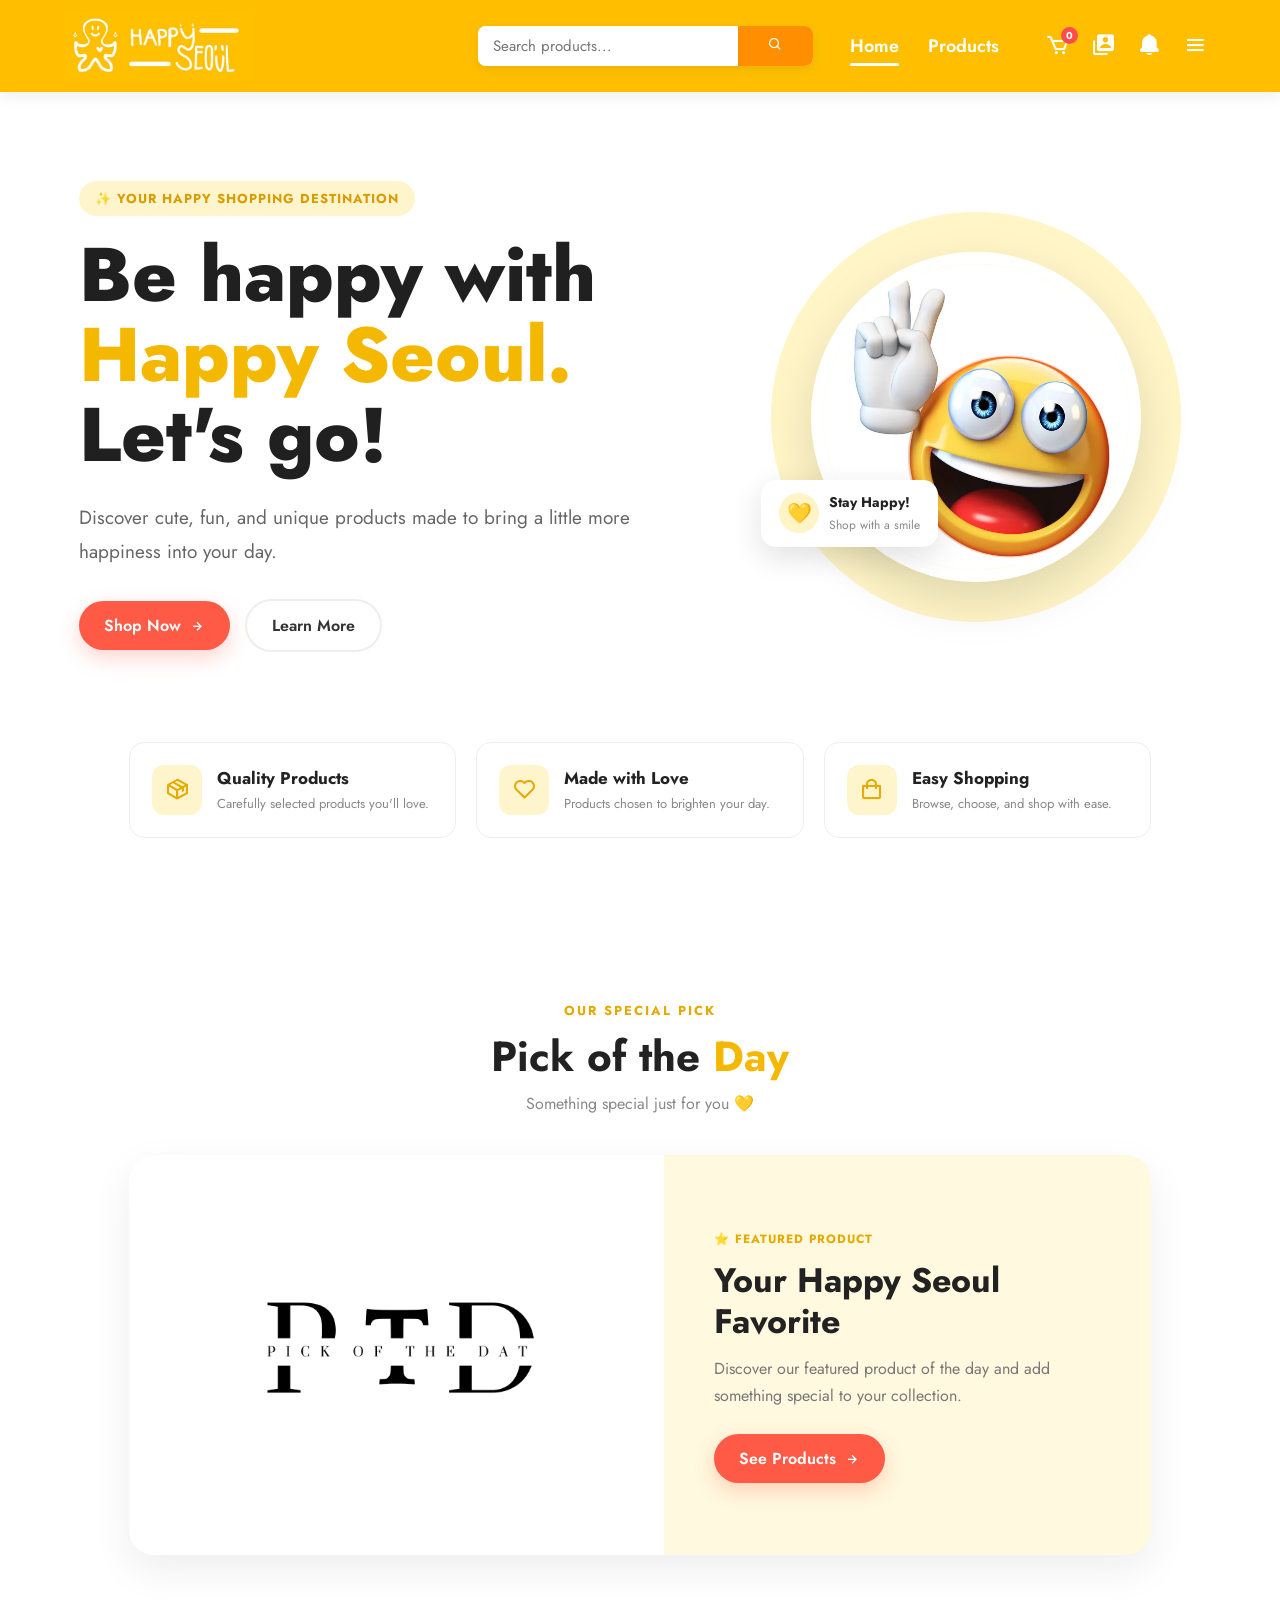
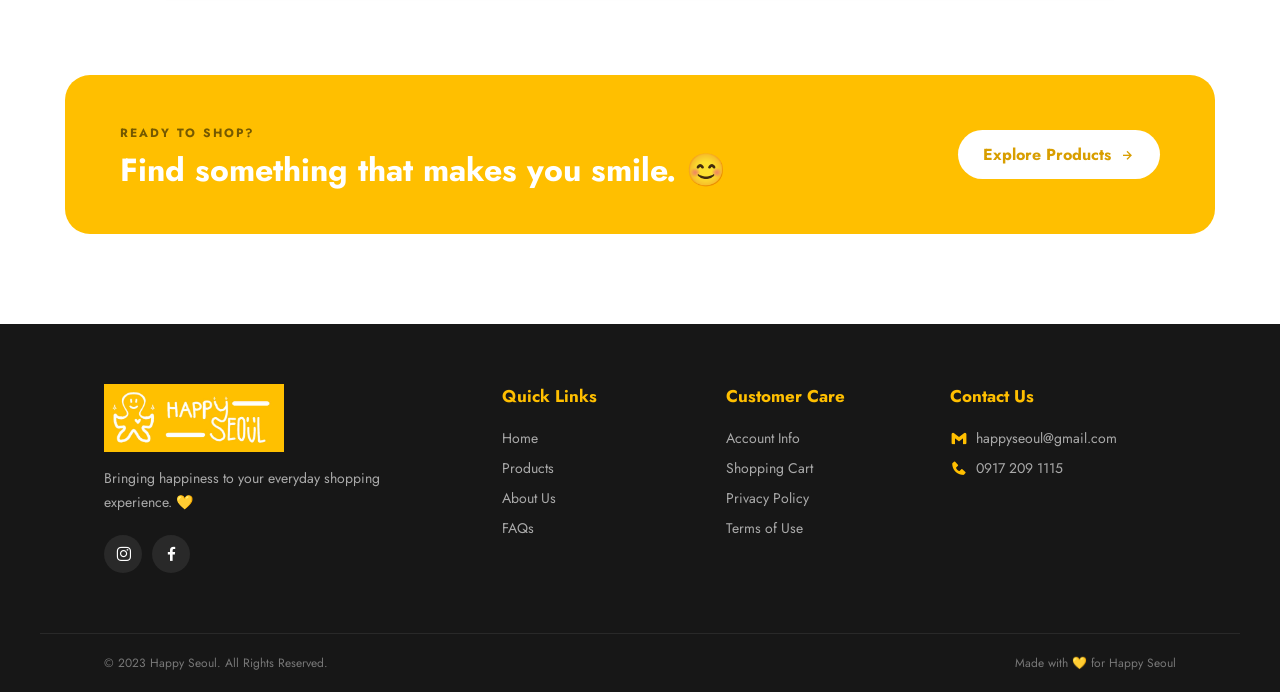
<file: index.html>
<!DOCTYPE html>
<html lang="en">
<head>
    <meta charset="UTF-8">
    <meta name="viewport" content="width=device-width, initial-scale=1.0">

    <title>Happy Seoul</title>

    <link rel="stylesheet" href="CHome.css">

    <!-- Google Font -->
    <link rel="preconnect" href="https://fonts.googleapis.com">
    <link rel="preconnect" href="https://fonts.gstatic.com" crossorigin>
    <link href="https://fonts.googleapis.com/css2?family=Jost:wght@300;400;500;600;700;800&display=swap" rel="stylesheet">

    <!-- Boxicons -->
    <link rel="stylesheet"
          href="https://unpkg.com/boxicons@latest/css/boxicons.min.css">
</head>

<body>

<!-- ================= HEADER ================= -->
<header class="header">

    <a href="index.html" class="logo">
        <img src="logo.png" alt="Happy Seoul Logo">
    </a>

    <nav class="navbar">

        <!-- Search -->
        <form class="search-form">
            <input type="text" placeholder="Search products..." aria-label="Search">
            <button type="submit">
                <i class='bx bx-search'></i>
            </button>
        </form>

        <!-- Navigation -->
        <ul class="menu">
            <li>
                <a href="index.html" class="active">Home</a>
            </li>

            <li>
                <a href="Products.html">Products</a>
            </li>
        </ul>

        <!-- Icons -->
        <div class="nav-icons">

            <!-- Cart -->
            <a href="Cart.html" class="icon-box cart">
                <i class='bx bx-cart'></i>
                <span>0</span>
            </a>

            <!-- User -->
            <a href="user.html" class="icon-box">
                <i class='bx bxs-user-account'></i>
            </a>

            <!-- Notifications -->
            <a href="Notif.html" class="icon-box">
                <i class='bx bxs-bell'></i>
            </a>

            <!-- Menu -->
            <div class="dropdown">

                <button class="menu-button" onclick="myFunction()">
                    <i class='bx bx-menu'></i>
                </button>

                <div id="myDropdown" class="dropdown-content">
                    <a href="Account.html">
                        <i class='bx bx-user'></i>
                        Account Info
                    </a>

                    <a href="About Us.html">
                        <i class='bx bx-info-circle'></i>
                        About Us
                    </a>

                    <a href="Faqs.html">
                        <i class='bx bx-help-circle'></i>
                        FAQs
                    </a>
                </div>

            </div>

        </div>

    </nav>

</header>


<!-- ================= HERO SECTION ================= -->

<main>

<section class="hero">

    <div class="hero-content">

        <span class="hero-tag">
            ✨ YOUR HAPPY SHOPPING DESTINATION
        </span>

        <h1>
            Be happy with
            <span>Happy Seoul.</span>
            <br>
            Let's go!
        </h1>

        <p>
            Discover cute, fun, and unique products made
            to bring a little more happiness into your day.
        </p>

        <div class="hero-buttons">

            <a href="Products.html" class="btn primary-btn">
                Shop Now
                <i class='bx bx-right-arrow-alt'></i>
            </a>

            <a href="About Us.html" class="btn secondary-btn">
                Learn More
            </a>

        </div>

    </div>


    <div class="hero-image">

        <div class="image-circle"></div>

        <img src="smile.jpg"
             alt="Happy Seoul Mascot">

        <div class="floating-card">
            <span>💛</span>
            <div>
                <strong>Stay Happy!</strong>
                <small>Shop with a smile</small>
            </div>
        </div>

    </div>

</section>


<!-- ================= FEATURES ================= -->

<section class="features">

    <div class="feature-card">
        <i class='bx bx-package'></i>
        <div>
            <h3>Quality Products</h3>
            <p>Carefully selected products you'll love.</p>
        </div>
    </div>

    <div class="feature-card">
        <i class='bx bx-heart'></i>
        <div>
            <h3>Made with Love</h3>
            <p>Products chosen to brighten your day.</p>
        </div>
    </div>

    <div class="feature-card">
        <i class='bx bx-shopping-bag'></i>
        <div>
            <h3>Easy Shopping</h3>
            <p>Browse, choose, and shop with ease.</p>
        </div>
    </div>

</section>


<!-- ================= PICK OF THE DAY ================= -->

<section class="pick-section">

    <div class="section-heading">

        <span>OUR SPECIAL PICK</span>

        <h2>
            Pick of the <strong>Day</strong>
        </h2>

        <p>
            Something special just for you 💛
        </p>

    </div>


    <div class="pick-card">

        <div class="pick-image">

            <img src="potd.png"
                 alt="Pick of the Day">

        </div>

        <div class="pick-content">

            <span class="pick-label">
                ⭐ FEATURED PRODUCT
            </span>

            <h3>
                Your Happy Seoul Favorite
            </h3>

            <p>
                Discover our featured product of the day
                and add something special to your collection.
            </p>

            <a href="Products.html" class="btn primary-btn">
                See Products
                <i class='bx bx-right-arrow-alt'></i>
            </a>

        </div>

    </div>

</section>


<!-- ================= SHOP CTA ================= -->

<section class="shop-banner">

    <div>
        <span>READY TO SHOP?</span>

        <h2>
            Find something that
            makes you smile. 😊
        </h2>
    </div>

    <a href="Products.html" class="white-btn">
        Explore Products
        <i class='bx bx-right-arrow-alt'></i>
    </a>

</section>

</main>


<!-- ================= FOOTER ================= -->

<footer class="footer">

    <div class="footer-container">

        <div class="footer-brand">

            <img src="logo.png" alt="Happy Seoul">

            <p>
                Bringing happiness to your everyday
                shopping experience. 💛
            </p>

            <div class="social-icons">

                <a href="https://www.instagram.com/enhypen/" target="_blank">
                    <i class='bx bxl-instagram'></i>
                </a>

                <a href="https://www.facebook.com/JYPETWICE/" target="_blank">
                    <i class='bx bxl-facebook'></i>
                </a>

            </div>

        </div>


        <div class="footer-column">

            <h3>Quick Links</h3>

            <a href="index.html">Home</a>
            <a href="Products.html">Products</a>
            <a href="About Us.html">About Us</a>
            <a href="Faqs.html">FAQs</a>

        </div>


        <div class="footer-column">

            <h3>Customer Care</h3>

            <a href="Account.html">Account Info</a>
            <a href="Cart.html">Shopping Cart</a>
            <a href="#">Privacy Policy</a>
            <a href="#">Terms of Use</a>

        </div>


        <div class="footer-column contact">

            <h3>Contact Us</h3>

            <p>
                <i class='bx bxl-gmail'></i>
                happyseoul@gmail.com
            </p>

            <p>
                <i class='bx bxs-phone'></i>
                0917 209 1115
            </p>

        </div>

    </div>


    <div class="footer-bottom">

        <p>
            © 2023 Happy Seoul. All Rights Reserved.
        </p>

        <p>
            Made with 💛 for Happy Seoul
        </p>

    </div>

</footer>


<script src="jcart.js"></script>
<script src="auth-nav.js"></script>

<script>

function myFunction() {
    document.getElementById("myDropdown")
        .classList.toggle("show");
}

/* Close dropdown when clicking outside */
window.onclick = function(event) {

    if (!event.target.closest('.dropdown')) {

        const dropdown =
            document.getElementById("myDropdown");

        if (dropdown.classList.contains('show')) {
            dropdown.classList.remove('show');
        }

    }

}

</script>

</body>
</html>
</file>
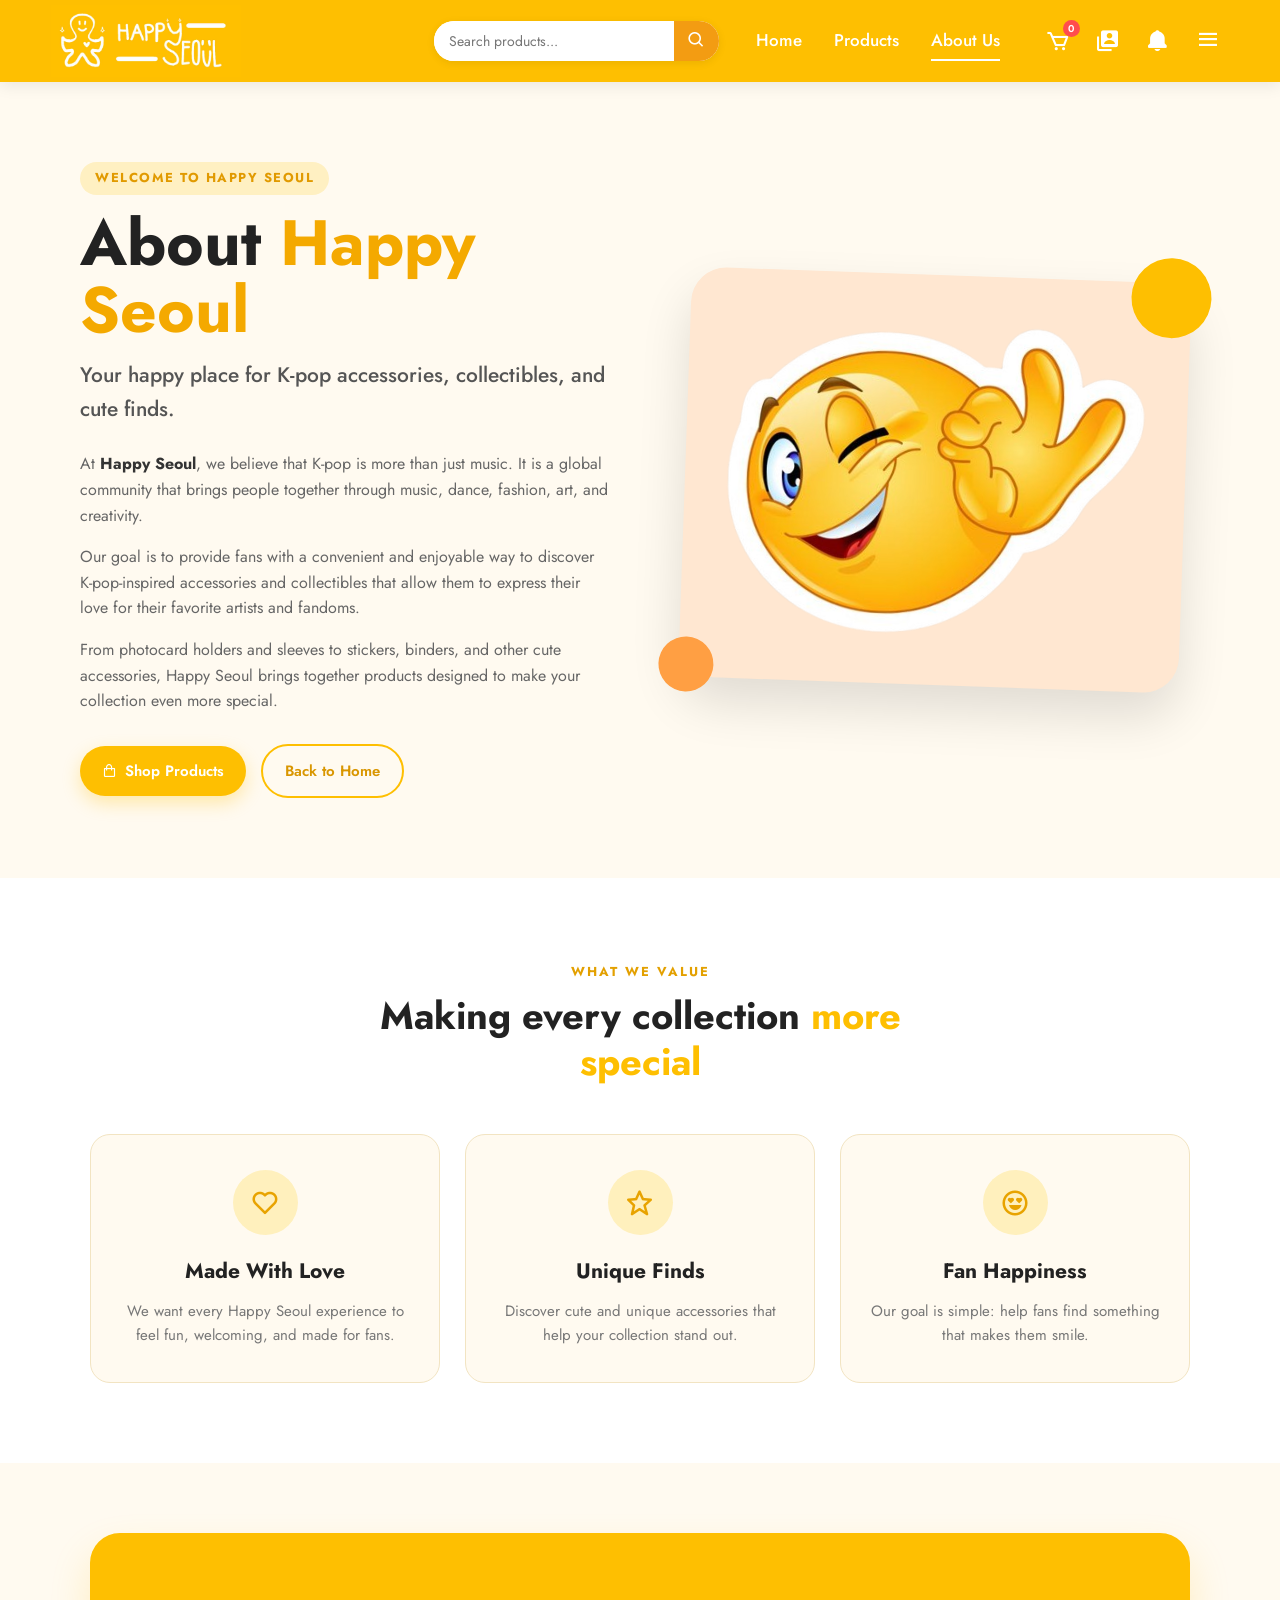
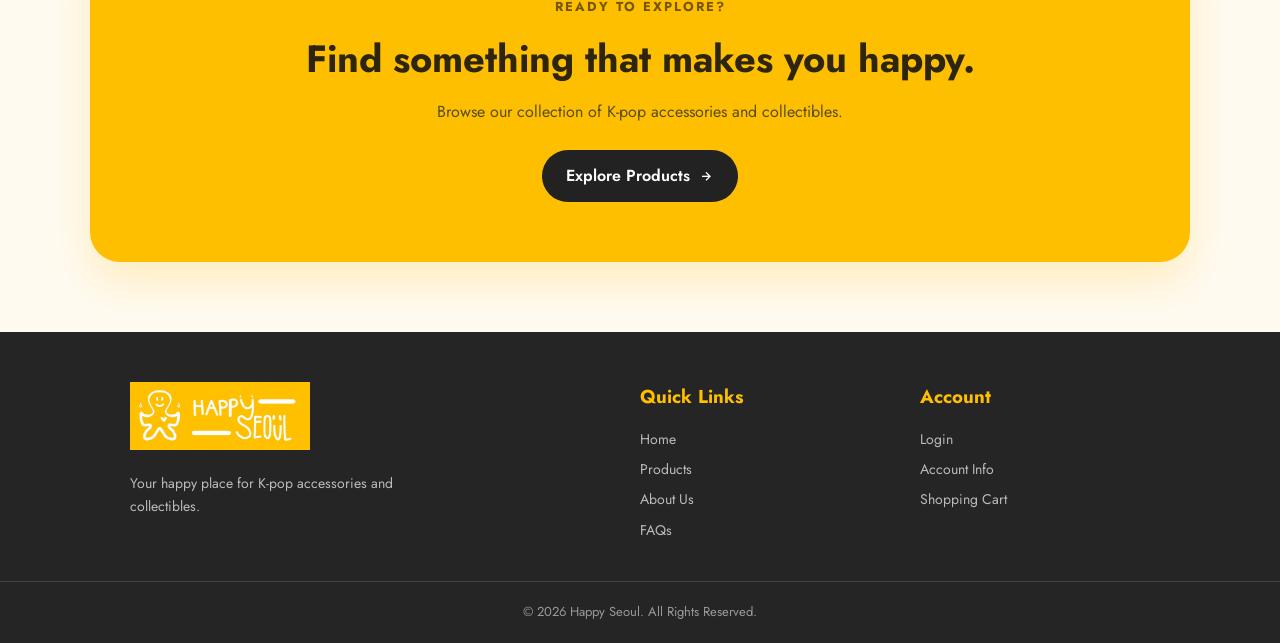
<file: About Us.html>
<!DOCTYPE html>
<html lang="en">
<head>
    <meta charset="UTF-8">
    <meta name="viewport" content="width=device-width, initial-scale=1.0">

    <title>About Us | Happy Seoul</title>

    <link rel="stylesheet" href="about us.css">

    <!-- Google Fonts -->
    <link rel="preconnect" href="https://fonts.googleapis.com">
    <link rel="preconnect" href="https://fonts.gstatic.com" crossorigin>
    <link
        href="https://fonts.googleapis.com/css2?family=Jost:wght@300;400;500;600;700&display=swap"
        rel="stylesheet"
    >

    <!-- Boxicons -->
    <link
        rel="stylesheet"
        href="https://unpkg.com/boxicons@latest/css/boxicons.min.css"
    >
</head>

<body>

    <!-- ================= NAVIGATION ================= -->
    <header class="navbar">

        <a href="index.html" class="logo">
            <img src="logo.png" alt="Happy Seoul Logo">
        </a>

        <nav class="nav-content">

            <!-- Search -->
            <form class="search-form">
                <input
                    type="search"
                    placeholder="Search products..."
                    aria-label="Search products"
                >
                <button type="submit">
                    <i class="bx bx-search"></i>
                </button>
            </form>

            <!-- Navigation Links -->
            <ul class="menu">
                <li>
                    <a href="index.html">Home</a>
                </li>

                <li>
                    <a href="Products.html">Products</a>
                </li>

                <li>
                    <a href="About Us.html" class="active">About Us</a>
                </li>
            </ul>

            <!-- Icons -->
            <div class="nav-icons">

                <a href="Cart.html" class="icon-link cart-icon" aria-label="Shopping Cart">
                    <i class="bx bx-cart"></i>
                    <span class="cart-count">0</span>
                </a>

                <a href="user.html" class="icon-link" aria-label="Account">
                    <i class="bx bxs-user-account"></i>
                </a>

                <a href="Notif.html" class="icon-link" aria-label="Notifications">
                    <i class="bx bxs-bell"></i>
                </a>

                <div class="dropdown">

                    <button
                        type="button"
                        class="menu-button"
                        aria-label="Open menu"
                    >
                        <i class="bx bx-menu"></i>
                    </button>

                    <div class="dropdown-content">
                        <a href="Account.html">
                            <i class="bx bx-user"></i>
                            Account Info
                        </a>

                        <a href="About Us.html">
                            <i class="bx bx-info-circle"></i>
                            About Us
                        </a>

                        <a href="Faqs.html">
                            <i class="bx bx-help-circle"></i>
                            FAQs
                        </a>
                    </div>

                </div>

            </div>

        </nav>

    </header>


    <!-- ================= ABOUT HERO ================= -->
    <main>

        <section class="about-section">

            <div class="about-content">

                <span class="section-label">
                    WELCOME TO HAPPY SEOUL
                </span>

                <h1>
                    About <span>Happy Seoul</span>
                </h1>

                <p class="intro">
                    Your happy place for K-pop accessories, collectibles,
                    and cute finds.
                </p>

                <p>
                    At <strong>Happy Seoul</strong>, we believe that K-pop is
                    more than just music. It is a global community that brings
                    people together through music, dance, fashion, art, and
                    creativity.
                </p>

                <p>
                    Our goal is to provide fans with a convenient and enjoyable
                    way to discover K-pop-inspired accessories and collectibles
                    that allow them to express their love for their favorite
                    artists and fandoms.
                </p>

                <p>
                    From photocard holders and sleeves to stickers, binders,
                    and other cute accessories, Happy Seoul brings together
                    products designed to make your collection even more special.
                </p>

                <div class="about-buttons">
                    <a href="Products.html" class="primary-btn">
                        <i class="bx bx-shopping-bag"></i>
                        Shop Products
                    </a>

                    <a href="index.html" class="secondary-btn">
                        Back to Home
                    </a>
                </div>

            </div>


            <!-- ================= IMAGE ================= -->
            <div class="about-image">

                <div class="image-card">

                    <img
                        src="winku.png"
                        alt="Happy Seoul"
                    >

                    <div class="image-decoration decoration-one"></div>
                    <div class="image-decoration decoration-two"></div>

                </div>

            </div>

        </section>


        <!-- ================= VALUES ================= -->
        <section class="values-section">

            <div class="section-title">

                <span>WHAT WE VALUE</span>

                <h2>
                    Making every collection
                    <strong>more special</strong>
                </h2>

            </div>


            <div class="values-grid">

                <article class="value-card">

                    <div class="value-icon">
                        <i class="bx bx-heart"></i>
                    </div>

                    <h3>Made With Love</h3>

                    <p>
                        We want every Happy Seoul experience to feel fun,
                        welcoming, and made for fans.
                    </p>

                </article>


                <article class="value-card">

                    <div class="value-icon">
                        <i class="bx bx-star"></i>
                    </div>

                    <h3>Unique Finds</h3>

                    <p>
                        Discover cute and unique accessories that help
                        your collection stand out.
                    </p>

                </article>


                <article class="value-card">

                    <div class="value-icon">
                        <i class="bx bx-happy-heart-eyes"></i>
                    </div>

                    <h3>Fan Happiness</h3>

                    <p>
                        Our goal is simple: help fans find something that
                        makes them smile.
                    </p>

                </article>

            </div>

        </section>


        <!-- ================= CALL TO ACTION ================= -->
        <section class="about-cta">

            <div>

                <span>READY TO EXPLORE?</span>

                <h2>
                    Find something that makes you happy.
                </h2>

                <p>
                    Browse our collection of K-pop accessories and
                    collectibles.
                </p>

                <a href="Products.html" class="cta-btn">
                    Explore Products
                    <i class="bx bx-right-arrow-alt"></i>
                </a>

            </div>

        </section>

    </main>


    <!-- ================= FOOTER ================= -->
    <footer>

        <div class="footer-content">

            <div class="footer-logo">

                <img src="logo.png" alt="Happy Seoul Logo">

                <p>
                    Your happy place for K-pop accessories
                    and collectibles.
                </p>

            </div>


            <div class="footer-links">

                <h3>Quick Links</h3>

                <a href="index.html">Home</a>
                <a href="Products.html">Products</a>
                <a href="About Us.html">About Us</a>
                <a href="Faqs.html">FAQs</a>

            </div>


            <div class="footer-links">

                <h3>Account</h3>

                <a href="user.html">Login</a>
                <a href="Account.html">Account Info</a>
                <a href="Cart.html">Shopping Cart</a>

            </div>

        </div>


        <div class="footer-bottom">

            <p>
                © 2026 Happy Seoul. All Rights Reserved.
            </p>

        </div>

    </footer>

    <script src="auth-nav.js"></script>

</body>
</html>
</file>
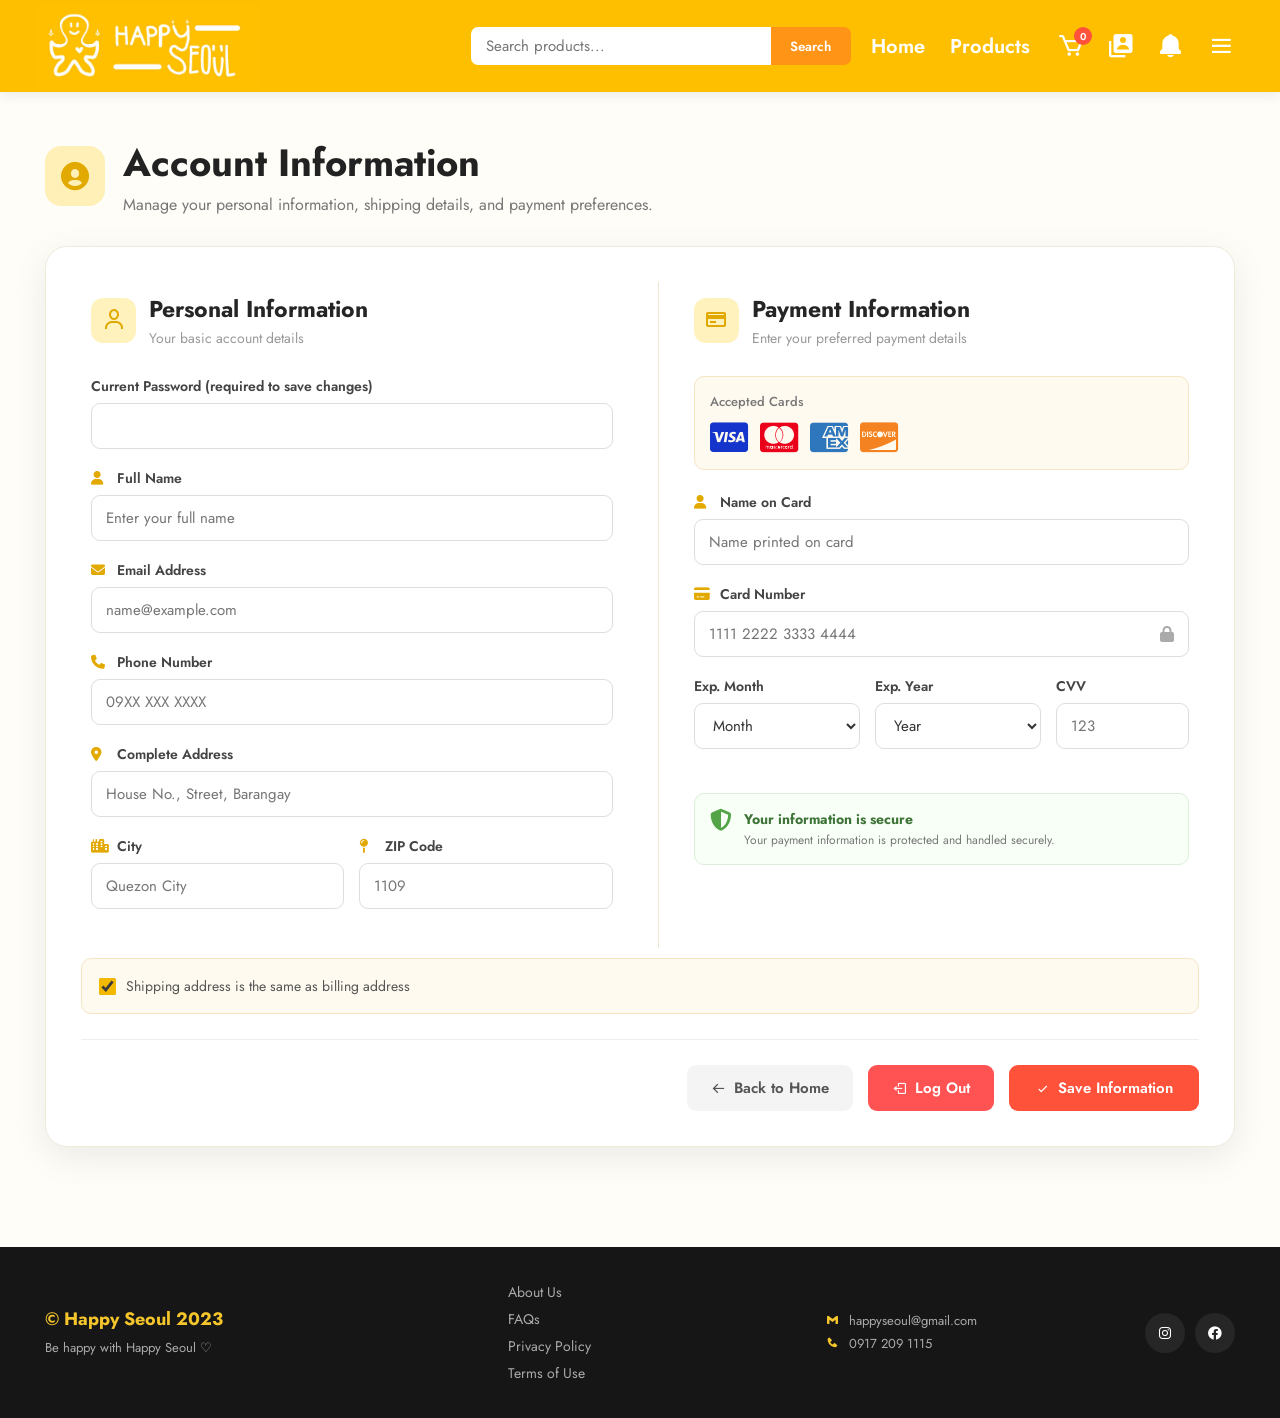
<file: Account.html>
<!DOCTYPE html>
<html lang="en">
<head>
    <meta charset="UTF-8">
    <meta name="viewport" content="width=device-width, initial-scale=1.0">

    <title>Account Information | Happy Seoul</title>

    <!-- Google Font -->
    <link rel="preconnect" href="https://fonts.googleapis.com">
    <link rel="preconnect" href="https://fonts.gstatic.com" crossorigin>
    <link href="https://fonts.googleapis.com/css2?family=Jost:wght@300;400;500;600;700&display=swap" rel="stylesheet">

    <!-- Boxicons -->
    <link rel="stylesheet"
          href="https://unpkg.com/boxicons@latest/css/boxicons.min.css">

    <!-- Font Awesome -->
    <link rel="stylesheet"
          href="https://cdnjs.cloudflare.com/ajax/libs/font-awesome/6.4.2/css/all.min.css">

    <!-- CSS -->
    <link rel="stylesheet" href="account.css">
</head>

<body>

    <!-- ================= NAVIGATION ================= -->
    <header class="header">

        <a href="index.html" class="logo">
            <img src="logo.png" alt="Happy Seoul Logo">
        </a>

        <nav class="navbar">

            <!-- Search -->
            <form class="search-form">
                <input
                    type="search"
                    placeholder="Search products..."
                    aria-label="Search products"
                >
                <button type="submit">
                    Search
                </button>
            </form>

            <!-- Main Menu -->
            <ul class="menu">
                <li>
                    <a href="index.html">Home</a>
                </li>

                <li>
                    <a href="Products.html">Products</a>
                </li>
            </ul>

            <!-- Navigation Icons -->
            <div class="nav-icon">

                <!-- Cart -->
                <a href="Cart.html" class="icon-link cart">
                    <i class='bx bx-cart'></i>
                    <span class="cart-count">0</span>
                </a>

                <!-- Account -->
                <a href="user.html" class="icon-link">
                    <i class='bx bxs-user-account'></i>
                </a>

                <!-- Notifications -->
                <a href="Notif.html" class="icon-link">
                    <i class='bx bxs-bell'></i>
                </a>

                <!-- Menu -->
                <div class="dropdown">

                    <button class="dropbtn" type="button">
                        <i class='bx bx-menu'></i>
                    </button>

                    <div class="dropdown-content">
                        <a href="Account.html">
                            <i class='bx bx-user'></i>
                            Account Info
                        </a>

                        <a href="About Us.html">
                            <i class='bx bx-info-circle'></i>
                            About Us
                        </a>

                        <a href="Faqs.html">
                            <i class='bx bx-help-circle'></i>
                            FAQs
                        </a>
                    </div>

                </div>

            </div>

        </nav>

    </header>


    <!-- ================= MAIN CONTENT ================= -->
    <main class="account-page">

        <!-- Page Header -->
        <section class="page-heading">

            <span class="heading-icon">
                <i class='bx bxs-user-circle'></i>
            </span>

            <div>
                <h1>Account Information</h1>
                <p>
                    Manage your personal information, shipping details,
                    and payment preferences.
                </p>
            </div>

        </section>


        <!-- Account Card -->
        <section class="account-card">

            <div id="accountAlert" class="auth-alert" style="display:none;"></div>

            <form id="accountForm" action="api/account.php" method="POST">

                <div class="account-grid">

                    <!-- ================= PERSONAL INFORMATION ================= -->
                    <div class="form-section">

                        <div class="section-title">
                            <div class="section-icon">
                                <i class='bx bx-user'></i>
                            </div>

                            <div>
                                <h2>Personal Information</h2>
                                <p>Your basic account details</p>
                            </div>
                        </div>

<div class="form-group">
    <label for="current_password">Current Password (required to save changes)</label>
    <input type="password" id="current_password" name="current_password"
           autocomplete="current-password" required>
</div>
                        <!-- Full Name -->
                        <div class="form-group">

                            <label for="fname">
                                <i class="fa-solid fa-user"></i>
                                Full Name
                            </label>

                            <input
                                type="text"
                                id="fname"
                                name="firstname"
                                placeholder="Enter your full name"
                                required
                            >

                        </div>


                        <!-- Email -->
                        <div class="form-group">

                            <label for="email">
                                <i class="fa-solid fa-envelope"></i>
                                Email Address
                            </label>

                            <input
                                type="email"
                                id="email"
                                name="email"
                                placeholder="name@example.com"
                                required
                            >

                        </div>


                        <!-- Phone -->
                        <div class="form-group">

                            <label for="phone">
                                <i class="fa-solid fa-phone"></i>
                                Phone Number
                            </label>

                            <input
                                type="tel"
                                id="phone"
                                name="phone"
                                placeholder="09XX XXX XXXX"
                            >

                        </div>


                        <!-- Address -->
                        <div class="form-group">

                            <label for="address">
                                <i class="fa-solid fa-location-dot"></i>
                                Complete Address
                            </label>

                            <input
                                type="text"
                                id="address"
                                name="address"
                                placeholder="House No., Street, Barangay"
                                required
                            >

                        </div>


                        <!-- City + ZIP -->
                        <div class="form-row">

                            <div class="form-group">

                                <label for="city">
                                    <i class="fa-solid fa-city"></i>
                                    City
                                </label>

                                <input
                                    type="text"
                                    id="city"
                                    name="city"
                                    placeholder="Quezon City"
                                    required
                                >

                            </div>


                            <div class="form-group">

                                <label for="zip">
                                    <i class="fa-solid fa-map-pin"></i>
                                    ZIP Code
                                </label>

                                <input
                                    type="text"
                                    id="zip"
                                    name="zip"
                                    placeholder="1109"
                                    required
                                >

                            </div>

                        </div>

                    </div>


                    <!-- ================= PAYMENT INFORMATION ================= -->
                    <div class="form-section payment-section">

                        <div class="section-title">

                            <div class="section-icon">
                                <i class='bx bx-credit-card'></i>
                            </div>

                            <div>
                                <h2>Payment Information</h2>
                                <p>Enter your preferred payment details</p>
                            </div>

                        </div>


                        <!-- Accepted Cards -->
                        <div class="accepted-cards">

                            <span>Accepted Cards</span>

                            <div class="card-icons">

                                <i class="fa-brands fa-cc-visa"></i>

                                <i class="fa-brands fa-cc-mastercard"></i>

                                <i class="fa-brands fa-cc-amex"></i>

                                <i class="fa-brands fa-cc-discover"></i>

                            </div>

                        </div>


                        <!-- Name on Card -->
                        <div class="form-group">

                            <label for="cname">
                                <i class="fa-solid fa-user"></i>
                                Name on Card
                            </label>

                            <input
                                type="text"
                                id="cname"
                                name="cardname"
                                placeholder="Name printed on card"
                            >

                        </div>


                        <!-- Card Number -->
                        <div class="form-group">

                            <label for="ccnum">
                                <i class="fa-solid fa-credit-card"></i>
                                Card Number
                            </label>

                            <div class="input-icon">

                                <input
                                    type="text"
                                    id="ccnum"
                                    name="cardnumber"
                                    placeholder="1111 2222 3333 4444"
                                >

                                <i class="fa-solid fa-lock"></i>

                            </div>

                        </div>


                        <!-- Expiration + CVV -->
                        <div class="form-row">

                            <div class="form-group">

                                <label for="expmonth">
                                    Exp. Month
                                </label>

                                <select id="expmonth" name="expmonth">

                                    <option value="">Month</option>
                                    <option>January</option>
                                    <option>February</option>
                                    <option>March</option>
                                    <option>April</option>
                                    <option>May</option>
                                    <option>June</option>
                                    <option>July</option>
                                    <option>August</option>
                                    <option>September</option>
                                    <option>October</option>
                                    <option>November</option>
                                    <option>December</option>

                                </select>

                            </div>


                            <div class="form-group">

                                <label for="expyear">
                                    Exp. Year
                                </label>

                                <select id="expyear" name="expyear">

                                    <option value="">Year</option>
                                    <option>2026</option>
                                    <option>2027</option>
                                    <option>2028</option>
                                    <option>2029</option>
                                    <option>2030</option>

                                </select>

                            </div>


                            <div class="form-group">

                                <label for="cvv">
                                    CVV
                                </label>

                                <input
                                    type="password"
                                    id="cvv"
                                    name="cvv"
                                    placeholder="123"
                                    maxlength="4"
                                >

                            </div>

                        </div>


                        <!-- Security Notice -->
                        <div class="security-notice">

                            <i class="fa-solid fa-shield-halved"></i>

                            <div>
                                <strong>Your information is secure</strong>
                                <p>
                                    Your payment information is protected
                                    and handled securely.
                                </p>
                            </div>

                        </div>

                    </div>

                </div>


                <!-- ================= SHIPPING ================= -->
                <div class="shipping-option">

                    <label>

                        <input
                            type="checkbox"
                            checked
                            name="sameadr"
                        >

                        <span>
                            Shipping address is the same as billing address
                        </span>

                    </label>

                </div>


                <!-- ================= ACTION BUTTONS ================= -->
                <div class="form-actions">

                    <a href="index.html" class="back-btn">
                        <i class='bx bx-arrow-back'></i>
                        Back to Home
                    </a>

                    <a href="api/logout.php" class="back-btn logout-btn">
                        <i class='bx bx-log-out'></i>
                        Log Out
                    </a>

                    <button type="submit" id="saveBtn" class="save-btn">
                        <i class='bx bx-check'></i>
                        <span>Save Information</span>
                    </button>

                </div>

            </form>

        </section>

    </main>


    <!-- ================= FOOTER ================= -->
    <footer class="footer">

        <div class="footer-content">

            <div>
                <h3>© Happy Seoul 2023</h3>
                <p>Be happy with Happy Seoul ♡</p>
            </div>

            <div class="footer-links">

                <a href="About Us.html">About Us</a>

                <a href="Faqs.html">FAQs</a>

                <a href="#">Privacy Policy</a>

                <a href="#">Terms of Use</a>

            </div>

            <div class="footer-contact">

                <p>
                    <i class='bx bxl-gmail'></i>
                    happyseoul@gmail.com
                </p>

                <p>
                    <i class='bx bxs-phone'></i>
                    0917 209 1115
                </p>

            </div>

            <div class="social-icons">

                <a href="#">
                    <i class='bx bxl-instagram'></i>
                </a>

                <a href="#">
                    <i class='bx bxl-facebook-circle'></i>
                </a>

            </div>

        </div>

    </footer>

    <script>
        const accountForm = document.getElementById("accountForm");
        const accountAlert = document.getElementById("accountAlert");
        const saveBtn = document.getElementById("saveBtn");

        function showAccountAlert(message, type = "success") {
            accountAlert.style.display = "flex";
            accountAlert.className = "auth-alert " + type;
            const icon = type === "success" ? "bx-check-circle" : (type === "error" ? "bx-error-circle" : "bx-info-circle");
            accountAlert.innerHTML = `<i class='bx ${icon}'></i> <span>${message}</span>`;
            accountAlert.scrollIntoView({ behavior: 'smooth', block: 'center' });
        }

        // Fetch user data from database
        async function loadAccountData() {
            try {
                const response = await fetch("api/account.php", {
                    headers: { "Accept": "application/json" }
                });

                if (response.status === 401) {
                    showAccountAlert('You are not currently signed in. <a href="user.html?redirect=Account.html" style="text-decoration:underline;font-weight:600;color:inherit;">Click here to Sign In</a> to view and save your details.', 'info');
                    saveBtn.disabled = true;
                    return;
                }

                const data = await response.json();
                if (data.success && data.user) {
                    const u = data.user;
                    if (u.full_name) document.getElementById("fname").value = u.full_name;
                    if (u.email) document.getElementById("email").value = u.email;
                    if (u.phone) document.getElementById("phone").value = u.phone;
                    if (u.address) document.getElementById("address").value = u.address;
                    if (u.city) document.getElementById("city").value = u.city;
                    if (u.zip) document.getElementById("zip").value = u.zip;
                    if (u.card_name) document.getElementById("cname").value = u.card_name;
                    if (u.card_number) document.getElementById("ccnum").value = u.card_number;
                    if (u.exp_month) document.getElementById("expmonth").value = u.exp_month;
                    if (u.exp_year) document.getElementById("expyear").value = u.exp_year;

                    // Update greeting
                    const headingP = document.querySelector(".page-heading p");
                    if (headingP) {
                        headingP.innerHTML = `Signed in as <strong>${u.username}</strong> (${u.email}). Manage your details below.`;
                    }
                }
            } catch (err) {
                console.error("Could not load account details:", err);
            }
        }

        // Handle profile save
        accountForm.addEventListener("submit", async function(e) {
            e.preventDefault();
            const btnSpan = saveBtn.querySelector("span");
            const origText = btnSpan.textContent;
            saveBtn.disabled = true;
            btnSpan.textContent = "Saving...";

            try {
                const formData = new FormData(accountForm);
                const response = await fetch("api/account.php", {
                    method: "POST",
                    body: formData,
                    headers: { "Accept": "application/json" }
                });

               const result = await response.json();
                if (result.success) {
                    showAccountAlert(result.message || "Account information saved successfully to database!", "success");
                    document.getElementById("current_password").value = "";   // <-- add this line
                } else {
                    showAccountAlert(result.message || "Failed to save information.", "error");
                }
            } catch (err) {
                showAccountAlert("Error saving account information. Please check your XAMPP connection.", "error");
            } finally {
                saveBtn.disabled = false;
                btnSpan.textContent = origText;
            }
        });

        loadAccountData();
    </script>
    <script src="auth-nav.js"></script>

</body>
</html>
</file>
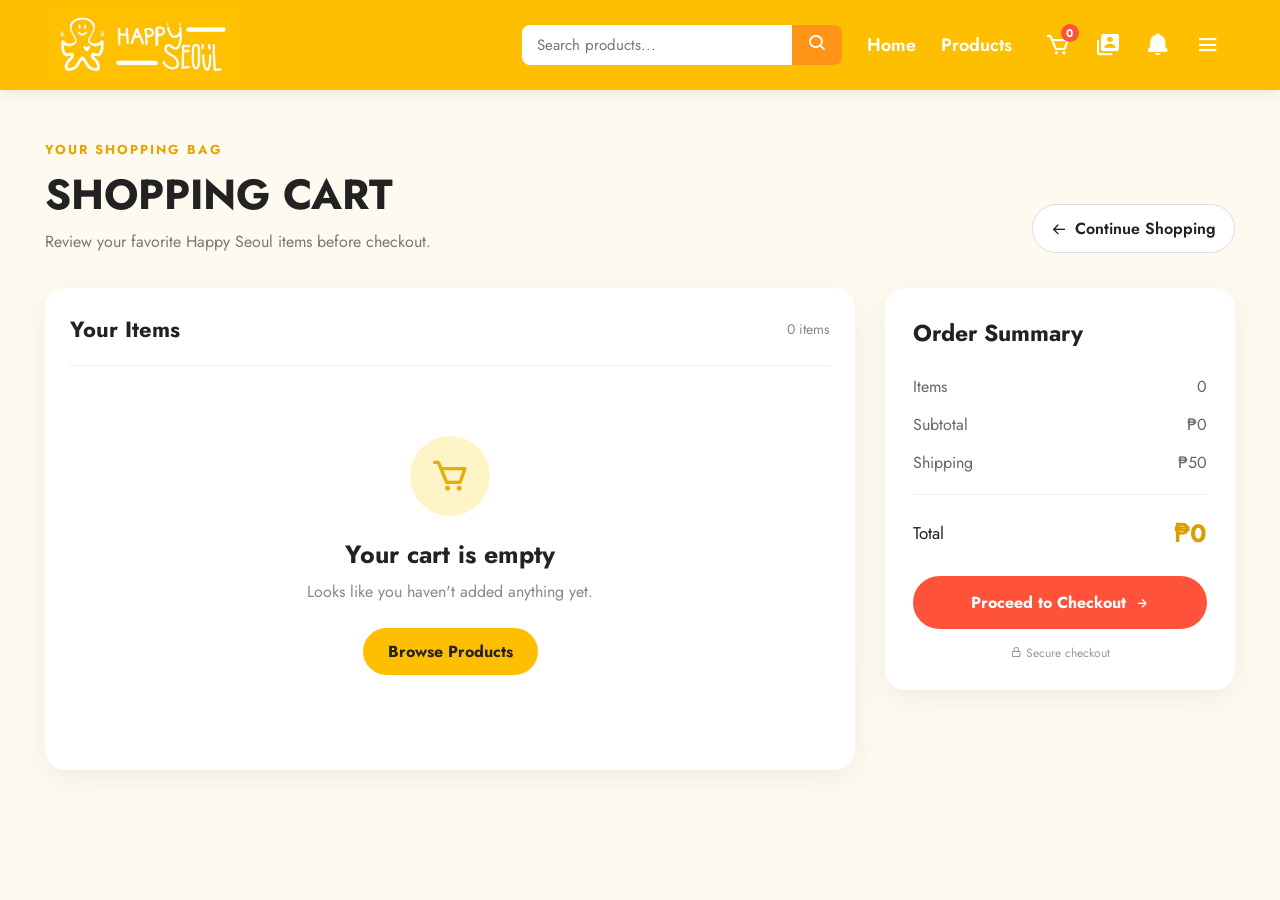
<file: Cart.html>
<!DOCTYPE html>
<html lang="en">
<head>
    <meta charset="UTF-8">
    <meta name="viewport" content="width=device-width, initial-scale=1.0">

    <title>Shopping Cart | Happy Seoul</title>

    <link rel="stylesheet" href="cart.css">

    <link rel="preconnect" href="https://fonts.googleapis.com">
    <link rel="preconnect" href="https://fonts.gstatic.com" crossorigin>

    <link href="https://fonts.googleapis.com/css2?family=Jost:wght@400;500;600;700&display=swap" rel="stylesheet">

    <link rel="stylesheet"
          href="https://unpkg.com/boxicons@latest/css/boxicons.min.css">
</head>

<body>

<!-- ================= NAVIGATION ================= -->

<header class="navbar">

    <a href="index.html" class="logo">
        <img src="logo.png" alt="Happy Seoul">
    </a>

    <nav class="nav-right">

        <form class="search-form" id="searchForm">
            <input type="search" id="searchInput" placeholder="Search products...">
            <button type="submit">
                <i class='bx bx-search'></i>
            </button>
        </form>

        <ul class="menu">
            <li><a href="index.html">Home</a></li>
            <li><a href="Products.html">Products</a></li>
        </ul>

        <div class="nav-icons">

            <a href="Cart.html" class="cart-icon">
                <i class='bx bx-cart'></i>
                <span id="cartCount">0</span>
            </a>

            <a href="user.html">
                <i class='bx bxs-user-account'></i>
            </a>

            <a href="Notif.html">
                <i class='bx bxs-bell'></i>
            </a>

            <div class="dropdown">

                <button class="menu-button">
                    <i class='bx bx-menu'></i>
                </button>

                <div class="dropdown-content">
                    <a href="Account.html">Account Info</a>
                    <a href="About Us.html">About Us</a>
                    <a href="Faqs.html">FAQs</a>
                </div>

            </div>

        </div>

    </nav>

</header>


<!-- ================= CART ================= -->

<main class="cart-page">

    <div class="cart-header">
        <div>
            <p class="eyebrow">YOUR SHOPPING BAG</p>
            <h1>Shopping Cart</h1>
            <p class="cart-subtitle">
                Review your favorite Happy Seoul items before checkout.
            </p>
        </div>

        <a href="Products.html" class="continue-shopping">
            <i class='bx bx-arrow-back'></i>
            Continue Shopping
        </a>
    </div>


    <div class="cart-layout">

        <!-- CART ITEMS -->

        <section class="cart-container">

            <div class="cart-title">
                <h2>Your Items</h2>
                <span id="itemCount">0 items</span>
            </div>

            <div id="listCart" class="listCart">

                <!-- Products will be inserted here by JavaScript -->

            </div>

            <div id="emptyCart" class="empty-cart">

                <div class="empty-icon">
                    <i class='bx bx-cart'></i>
                </div>

                <h2>Your cart is empty</h2>

                <p>
                    Looks like you haven't added anything yet.
                </p>

                <a href="Products.html" class="shop-btn">
                    Browse Products
                </a>

            </div>

        </section>


        <!-- ORDER SUMMARY -->

        <aside class="summary">

            <h2>Order Summary</h2>

            <div class="summary-row">
                <span>Items</span>
                <span id="summaryItems">0</span>
            </div>

            <div class="summary-row">
                <span>Subtotal</span>
                <span id="subtotal">₱0</span>
            </div>

            <div class="summary-row">
                <span>Shipping</span>
                <span id="shipping">₱50</span>
            </div>

            <div class="summary-divider"></div>

            <div class="summary-total">
                <span>Total</span>
                <strong id="grandTotal">₱0</strong>
            </div>

            <button id="checkoutBtn" class="checkout-btn">
                Proceed to Checkout
                <i class='bx bx-right-arrow-alt'></i>
            </button>

            <p class="secure-payment">
                <i class='bx bx-lock-alt'></i>
                Secure checkout
            </p>

        </aside>

    </div>

</main>


<!-- ================= SCRIPT ================= -->

<script src="jcart.js"></script>
<script src="auth-nav.js"></script>

</body>
</html>
</file>
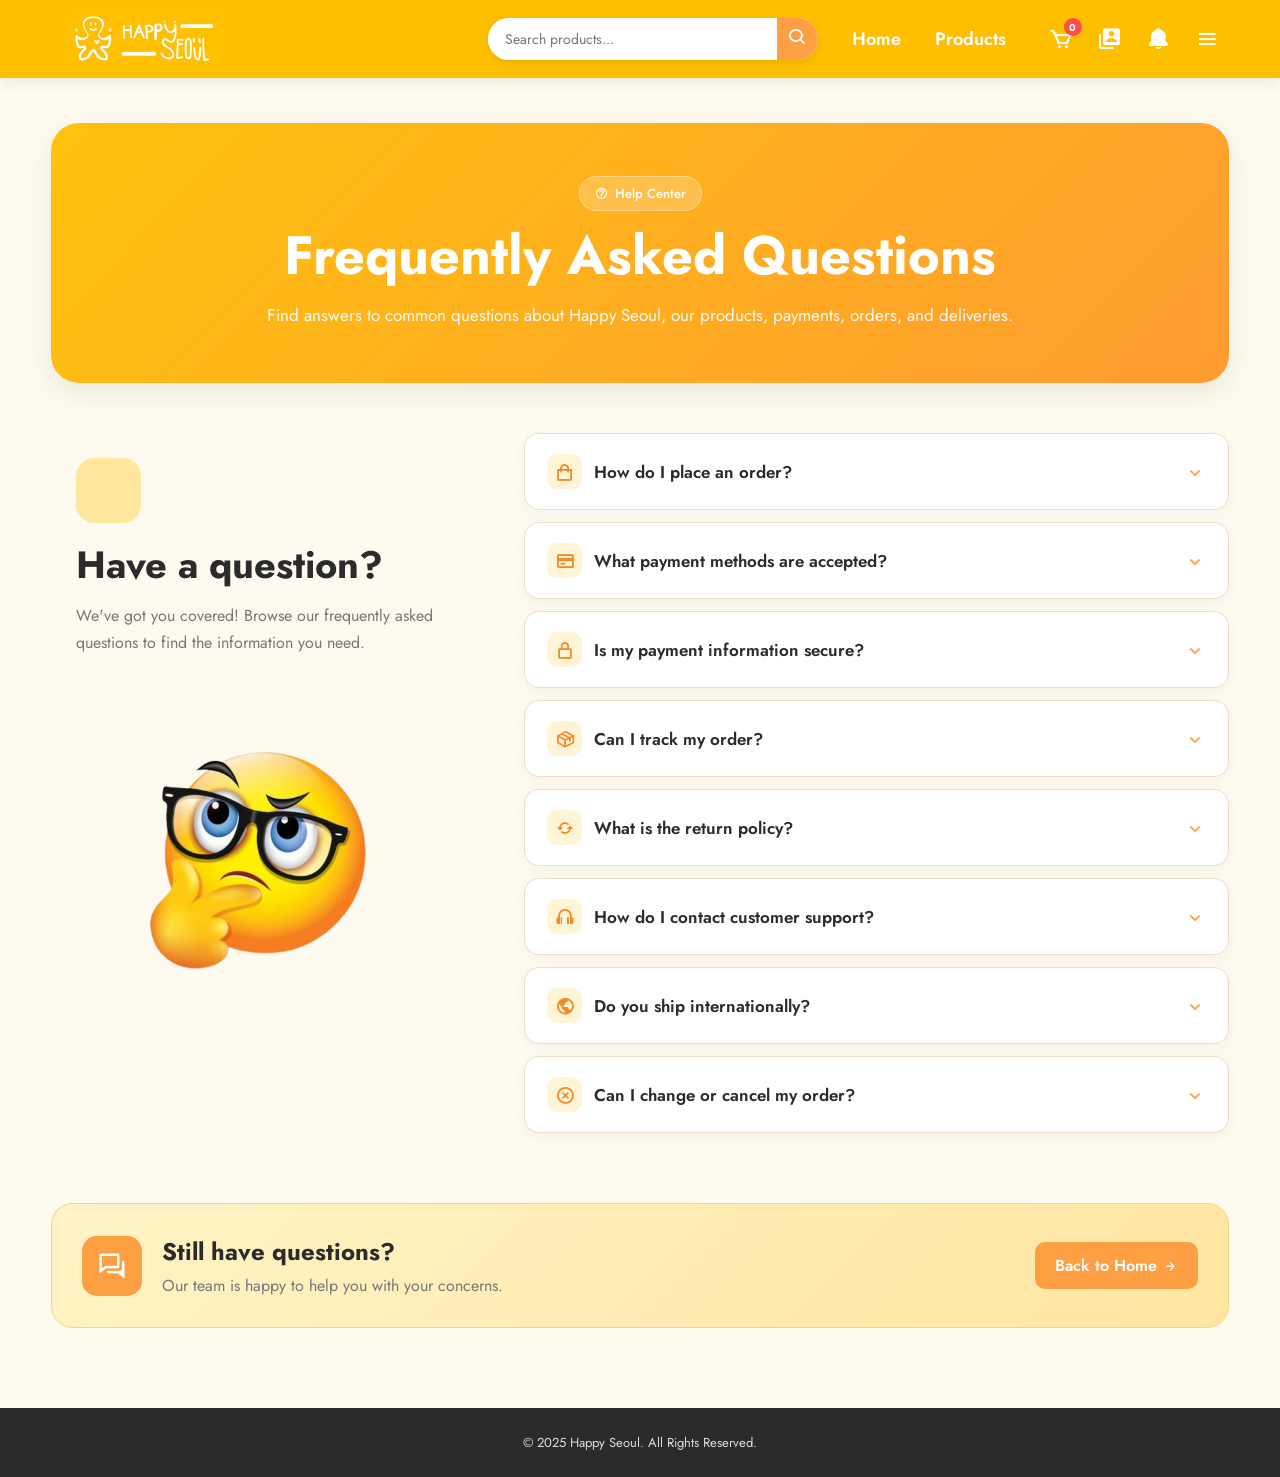
<file: Faqs.html>
<!DOCTYPE html>
<html lang="en">
<head>
    <meta charset="UTF-8">
    <meta name="viewport" content="width=device-width, initial-scale=1.0">

    <title>FAQs | Happy Seoul</title>

    <!-- Google Fonts -->
    <link rel="preconnect" href="https://fonts.googleapis.com">
    <link rel="preconnect" href="https://fonts.gstatic.com" crossorigin>
    <link href="https://fonts.googleapis.com/css2?family=Jost:wght@400;500;600;700&display=swap" rel="stylesheet">

    <!-- Boxicons -->
    <link rel="stylesheet"
          href="https://unpkg.com/boxicons@latest/css/boxicons.min.css">

    <!-- CSS -->
    <link rel="stylesheet" href="faqs.css">
</head>

<body>

    <!-- ================= NAVIGATION ================= -->
    <header class="navbar">

        <a href="index.html" class="logo">
            <img src="logo.png" alt="Happy Seoul Logo">
        </a>

        <nav class="nav-content">

            <!-- Search -->
            <form class="search-form">
                <input
                    type="search"
                    placeholder="Search products..."
                    aria-label="Search products"
                >
                <button type="submit">
                    <i class='bx bx-search'></i>
                </button>
            </form>

            <!-- Main Menu -->
            <ul class="menu">
                <li>
                    <a href="index.html">Home</a>
                </li>

                <li>
                    <a href="Products.html">Products</a>
                </li>
            </ul>

            <!-- Icons -->
            <div class="nav-icons">

                <!-- Cart -->
                <a href="Cart.html" class="icon-link cart-icon" aria-label="Shopping Cart">
                    <i class='bx bx-cart'></i>
                    <span class="cart-count">0</span>
                </a>

                <!-- Account -->
                <a href="user.html" class="icon-link" aria-label="Account">
                    <i class='bx bxs-user-account'></i>
                </a>

                <!-- Notifications -->
                <a href="Notif.html" class="icon-link" aria-label="Notifications">
                    <i class='bx bxs-bell'></i>
                </a>

                <!-- Menu -->
                <div class="dropdown">

                    <button class="dropbtn" aria-label="Open menu">
                        <i class='bx bx-menu'></i>
                    </button>

                    <div class="dropdown-content">

                        <a href="Account.html">
                            <i class='bx bx-user'></i>
                            Account Info
                        </a>

                        <a href="About Us.html">
                            <i class='bx bx-info-circle'></i>
                            About Us
                        </a>

                        <a href="Faqs.html">
                            <i class='bx bx-help-circle'></i>
                            FAQs
                        </a>

                    </div>

                </div>

            </div>

        </nav>

    </header>


    <!-- ================= FAQ HERO ================= -->

    <section class="faq-hero">

        <div class="hero-content">

            <span class="hero-tag">
                <i class='bx bx-help-circle'></i>
                Help Center
            </span>

            <h1>Frequently Asked Questions</h1>

            <p>
                Find answers to common questions about Happy Seoul,
                our products, payments, orders, and deliveries.
            </p>

        </div>

    </section>


    <!-- ================= FAQ SECTION ================= -->

    <main class="faq-section">

        <!-- Left Side -->
        <div class="faq-intro">

            <div class="faq-icon">
                <i class='bx bx-message-rounded-question'></i>
            </div>

            <h2>
                Have a question?
            </h2>

            <p>
                We've got you covered! Browse our frequently asked
                questions to find the information you need.
            </p>

            <img
                src="images/faq-image.png"
                alt="Happy Seoul customer support"
                class="faq-img"
            >

        </div>


        <!-- FAQ Accordion -->
        <div class="faq-list">

            <!-- FAQ 1 -->
            <div class="faq-item">

                <input
                    type="checkbox"
                    id="faq1"
                    class="faq-trigger"
                >

                <label for="faq1" class="faq-title">
                    <span>
                        <i class='bx bx-shopping-bag'></i>
                        How do I place an order?
                    </span>

                    <i class='bx bx-chevron-down'></i>
                </label>

                <div class="faq-detail">

                    <p>
                        Browse our products and select the item you want
                        to purchase. Click <strong>Add to Cart</strong>,
                        review your selected items, and proceed to checkout.
                        Enter your delivery information and choose your
                        preferred payment method to complete your order.
                    </p>

                </div>

            </div>


            <!-- FAQ 2 -->
            <div class="faq-item">

                <input
                    type="checkbox"
                    id="faq2"
                    class="faq-trigger"
                >

                <label for="faq2" class="faq-title">
                    <span>
                        <i class='bx bx-credit-card'></i>
                        What payment methods are accepted?
                    </span>

                    <i class='bx bx-chevron-down'></i>
                </label>

                <div class="faq-detail">

                    <p>
                        Happy Seoul accepts several payment options,
                        including credit/debit cards, GCash, PayPal,
                        and Cash on Delivery (COD), depending on
                        availability.
                    </p>

                </div>

            </div>


            <!-- FAQ 3 -->
            <div class="faq-item">

                <input
                    type="checkbox"
                    id="faq3"
                    class="faq-trigger"
                >

                <label for="faq3" class="faq-title">
                    <span>
                        <i class='bx bx-lock-alt'></i>
                        Is my payment information secure?
                    </span>

                    <i class='bx bx-chevron-down'></i>
                </label>

                <div class="faq-detail">

                    <p>
                        We take customer privacy and payment security
                        seriously. Your payment information should only
                        be handled through the designated payment process
                        and should never be shared publicly.
                    </p>

                </div>

            </div>


            <!-- FAQ 4 -->
            <div class="faq-item">

                <input
                    type="checkbox"
                    id="faq4"
                    class="faq-trigger"
                >

                <label for="faq4" class="faq-title">
                    <span>
                        <i class='bx bx-package'></i>
                        Can I track my order?
                    </span>

                    <i class='bx bx-chevron-down'></i>
                </label>

                <div class="faq-detail">

                    <p>
                        Yes. Once your order has been shipped, tracking
                        information can be provided so you can monitor
                        your package and check its delivery status.
                    </p>

                </div>

            </div>


            <!-- FAQ 5 -->
            <div class="faq-item">

                <input
                    type="checkbox"
                    id="faq5"
                    class="faq-trigger"
                >

                <label for="faq5" class="faq-title">
                    <span>
                        <i class='bx bx-refresh'></i>
                        What is the return policy?
                    </span>

                    <i class='bx bx-chevron-down'></i>
                </label>

                <div class="faq-detail">

                    <p>
                        Returns may be accepted when an incorrect,
                        incomplete, or damaged item is received.
                        Customers should contact Happy Seoul as soon
                        as possible and provide details and photos
                        of the issue for verification.
                    </p>

                </div>

            </div>


            <!-- FAQ 6 -->
            <div class="faq-item">

                <input
                    type="checkbox"
                    id="faq6"
                    class="faq-trigger"
                >

                <label for="faq6" class="faq-title">
                    <span>
                        <i class='bx bx-headphone'></i>
                        How do I contact customer support?
                    </span>

                    <i class='bx bx-chevron-down'></i>
                </label>

                <div class="faq-detail">

                    <p>
                        You can contact Happy Seoul through the customer
                        support information provided on our website.
                        Please include your order number and a description
                        of your concern so we can assist you faster.
                    </p>

                </div>

            </div>


            <!-- FAQ 7 -->
            <div class="faq-item">

                <input
                    type="checkbox"
                    id="faq7"
                    class="faq-trigger"
                >

                <label for="faq7" class="faq-title">
                    <span>
                        <i class='bx bx-world'></i>
                        Do you ship internationally?
                    </span>

                    <i class='bx bx-chevron-down'></i>
                </label>

                <div class="faq-detail">

                    <p>
                        Currently, Happy Seoul focuses on local deliveries.
                        International shipping may become available in
                        the future as our store expands.
                    </p>

                </div>

            </div>


            <!-- FAQ 8 -->
            <div class="faq-item">

                <input
                    type="checkbox"
                    id="faq8"
                    class="faq-trigger"
                >

                <label for="faq8" class="faq-title">
                    <span>
                        <i class='bx bx-x-circle'></i>
                        Can I change or cancel my order?
                    </span>

                    <i class='bx bx-chevron-down'></i>
                </label>

                <div class="faq-detail">

                    <p>
                        Orders should be reviewed carefully before
                        completing checkout. If you need to cancel an
                        order, contact customer support as soon as possible.
                        Once an order has been processed or shipped,
                        cancellation may no longer be available.
                    </p>

                </div>

            </div>

        </div>

    </main>


    <!-- ================= CONTACT SECTION ================= -->

    <section class="contact-section">

        <div class="contact-card">

            <div class="contact-icon">
                <i class='bx bx-conversation'></i>
            </div>

            <div>
                <h2>Still have questions?</h2>

                <p>
                    Our team is happy to help you with your concerns.
                </p>
            </div>

            <a href="index.html" class="contact-btn">
                Back to Home
                <i class='bx bx-right-arrow-alt'></i>
            </a>

        </div>

    </section>


    <footer>
        <p>© 2025 Happy Seoul. All Rights Reserved.</p>
    </footer>

    <script src="auth-nav.js"></script>

</body>
</html>
</file>
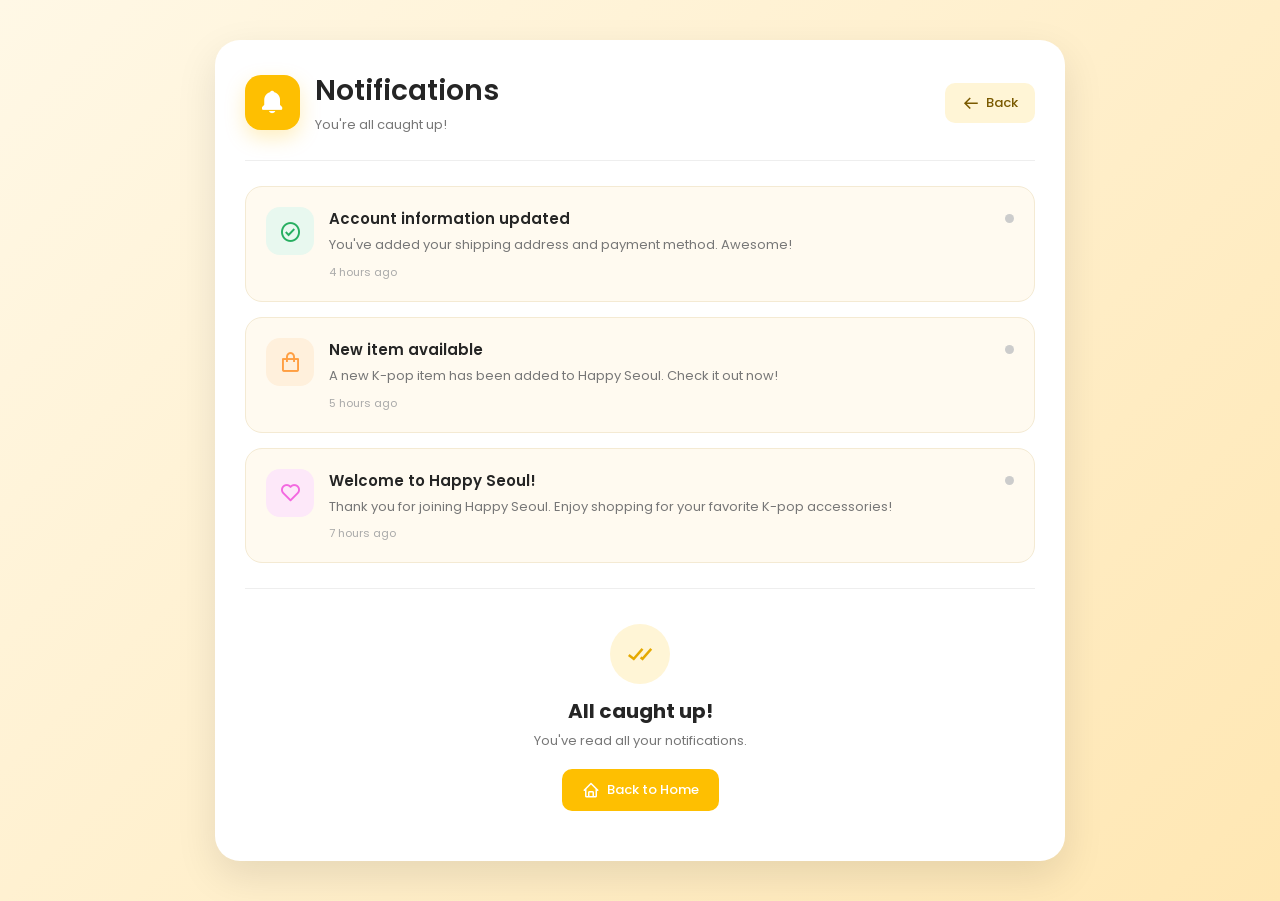
<file: MAR.html>
<!DOCTYPE html>
<html lang="en">
<head>
    <meta charset="UTF-8">
    <meta http-equiv="X-UA-Compatible" content="IE=edge">
    <meta name="viewport" content="width=device-width, initial-scale=1.0">

    <title>Notifications | Happy Seoul</title>

    <link rel="stylesheet" href="MAR.css">

    <!-- Boxicons -->
    <link
        rel="stylesheet"
        href="https://unpkg.com/boxicons@latest/css/boxicons.min.css"
    >
</head>

<body>

    <div class="page">

        <div class="notification-container">

            <!-- Header -->
            <header class="notification-header">

                <div class="header-title">
                    <div class="bell-icon">
                        <i class="bx bxs-bell"></i>
                    </div>

                    <div>
                        <h1>Notifications</h1>
                        <p>You're all caught up!</p>
                    </div>
                </div>

                <a href="Notif.html" class="back-btn">
                    <i class="bx bx-arrow-back"></i>
                    Back
                </a>

            </header>


            <!-- Notification List -->
            <main class="notification-list">

                <!-- Notification 1 -->
                <div class="notification-card">

                    <div class="notification-icon success">
                        <i class="bx bx-check-circle"></i>
                    </div>

                    <div class="notification-content">
                        <h3>Account information updated</h3>

                        <p>
                            You've added your shipping address and payment
                            method. Awesome!
                        </p>

                        <span class="notification-time">
                            4 hours ago
                        </span>
                    </div>

                    <span class="read-indicator"></span>

                </div>


                <!-- Notification 2 -->
                <div class="notification-card">

                    <div class="notification-icon product">
                        <i class="bx bx-shopping-bag"></i>
                    </div>

                    <div class="notification-content">
                        <h3>New item available</h3>

                        <p>
                            A new K-pop item has been added to Happy Seoul.
                            Check it out now!
                        </p>

                        <span class="notification-time">
                            5 hours ago
                        </span>
                    </div>

                    <span class="read-indicator"></span>

                </div>


                <!-- Notification 3 -->
                <div class="notification-card">

                    <div class="notification-icon welcome">
                        <i class="bx bx-heart"></i>
                    </div>

                    <div class="notification-content">
                        <h3>Welcome to Happy Seoul!</h3>

                        <p>
                            Thank you for joining Happy Seoul.
                            Enjoy shopping for your favorite K-pop accessories!
                        </p>

                        <span class="notification-time">
                            7 hours ago
                        </span>
                    </div>

                    <span class="read-indicator"></span>

                </div>


                <!-- Empty / Completed Message -->
                <div class="all-read">

                    <div class="all-read-icon">
                        <i class="bx bx-check-double"></i>
                    </div>

                    <h2>All caught up!</h2>

                    <p>
                        You've read all your notifications.
                    </p>

                    <a href="index.html" class="home-btn">
                        <i class="bx bx-home"></i>
                        Back to Home
                    </a>

                </div>

            </main>

        </div>

    </div>

</body>
</html>
</file>
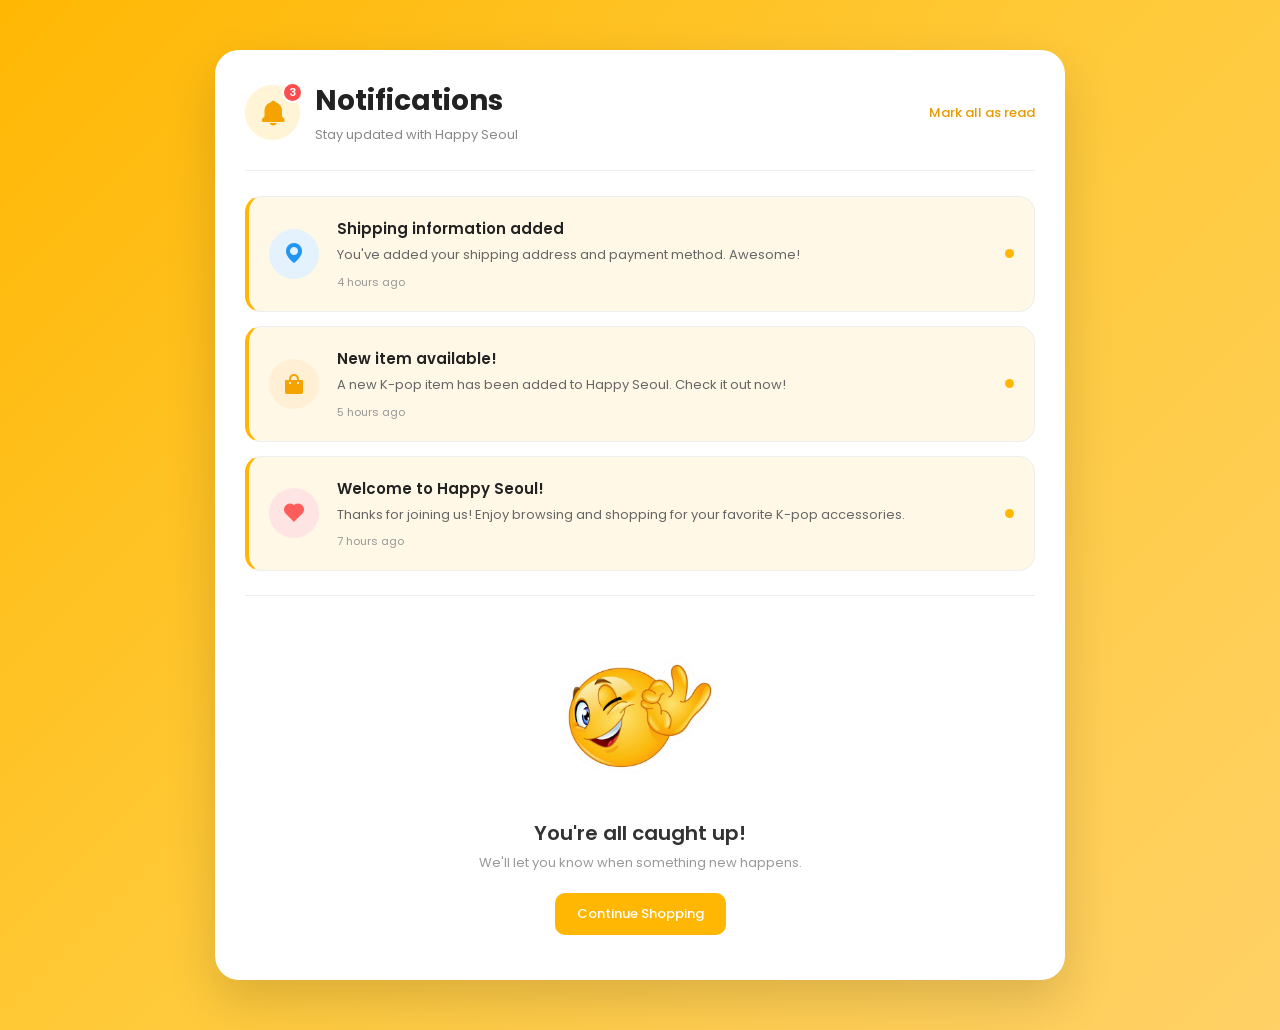
<file: Notif.html>
<!DOCTYPE html>
<html lang="en">
<head>
    <meta charset="UTF-8">
    <meta name="viewport" content="width=device-width, initial-scale=1.0">

    <title>Notifications | Happy Seoul</title>

    <link rel="stylesheet" href="notif.css">

    <!-- Boxicons -->
    <link
        rel="stylesheet"
        href="https://unpkg.com/boxicons@latest/css/boxicons.min.css"
    >
</head>

<body>

    <div class="page">

        <div class="notification-container">

            <!-- HEADER -->
            <header class="notification-header">

                <div class="header-title">
                    <div class="bell-icon">
                        <i class='bx bxs-bell'></i>
                        <span id="num-of-notif">3</span>
                    </div>

                    <div>
                        <h1>Notifications</h1>
                        <p>Stay updated with Happy Seoul</p>
                    </div>
                </div>

                <button id="mark-as-read" class="mark-btn">
                    Mark all as read
                </button>

            </header>


            <!-- NOTIFICATIONS -->
            <main class="notification-list">

                <!-- Notification 1 -->
                <article class="notification-card unread">

                    <div class="notification-icon shipping">
                        <i class='bx bxs-map'></i>
                    </div>

                    <div class="description">
                        <h3>Shipping information added</h3>

                        <p>
                            You've added your shipping address and payment
                            method. Awesome!
                        </p>

                        <span class="time">4 hours ago</span>
                    </div>

                    <span class="unread-dot"></span>

                </article>


                <!-- Notification 2 -->
                <article class="notification-card unread">

                    <div class="notification-icon product">
                        <i class='bx bxs-shopping-bag'></i>
                    </div>

                    <div class="description">
                        <h3>New item available!</h3>

                        <p>
                            A new K-pop item has been added to Happy Seoul.
                            Check it out now!
                        </p>

                        <span class="time">5 hours ago</span>
                    </div>

                    <span class="unread-dot"></span>

                </article>


                <!-- Notification 3 -->
                <article class="notification-card unread">

                    <div class="notification-icon welcome">
                        <i class='bx bxs-heart'></i>
                    </div>

                    <div class="description">
                        <h3>Welcome to Happy Seoul!</h3>

                        <p>
                            Thanks for joining us! Enjoy browsing and shopping
                            for your favorite K-pop accessories.
                        </p>

                        <span class="time">7 hours ago</span>
                    </div>

                    <span class="unread-dot"></span>

                </article>


                <!-- Empty / Decorative Section -->
                <div class="notification-footer">

                    <img
                        src="winku.png"
                        alt="Happy Seoul mascot"
                    >

                    <h2>You're all caught up!</h2>

                    <p>
                        We'll let you know when something new happens.
                    </p>

                    <a href="index.html" class="home-btn">
                        Continue Shopping
                    </a>

                </div>

            </main>

        </div>

    </div>


    <script src="notif.js"></script>
    <script src="auth-nav.js"></script>

</body>
</html>
</file>
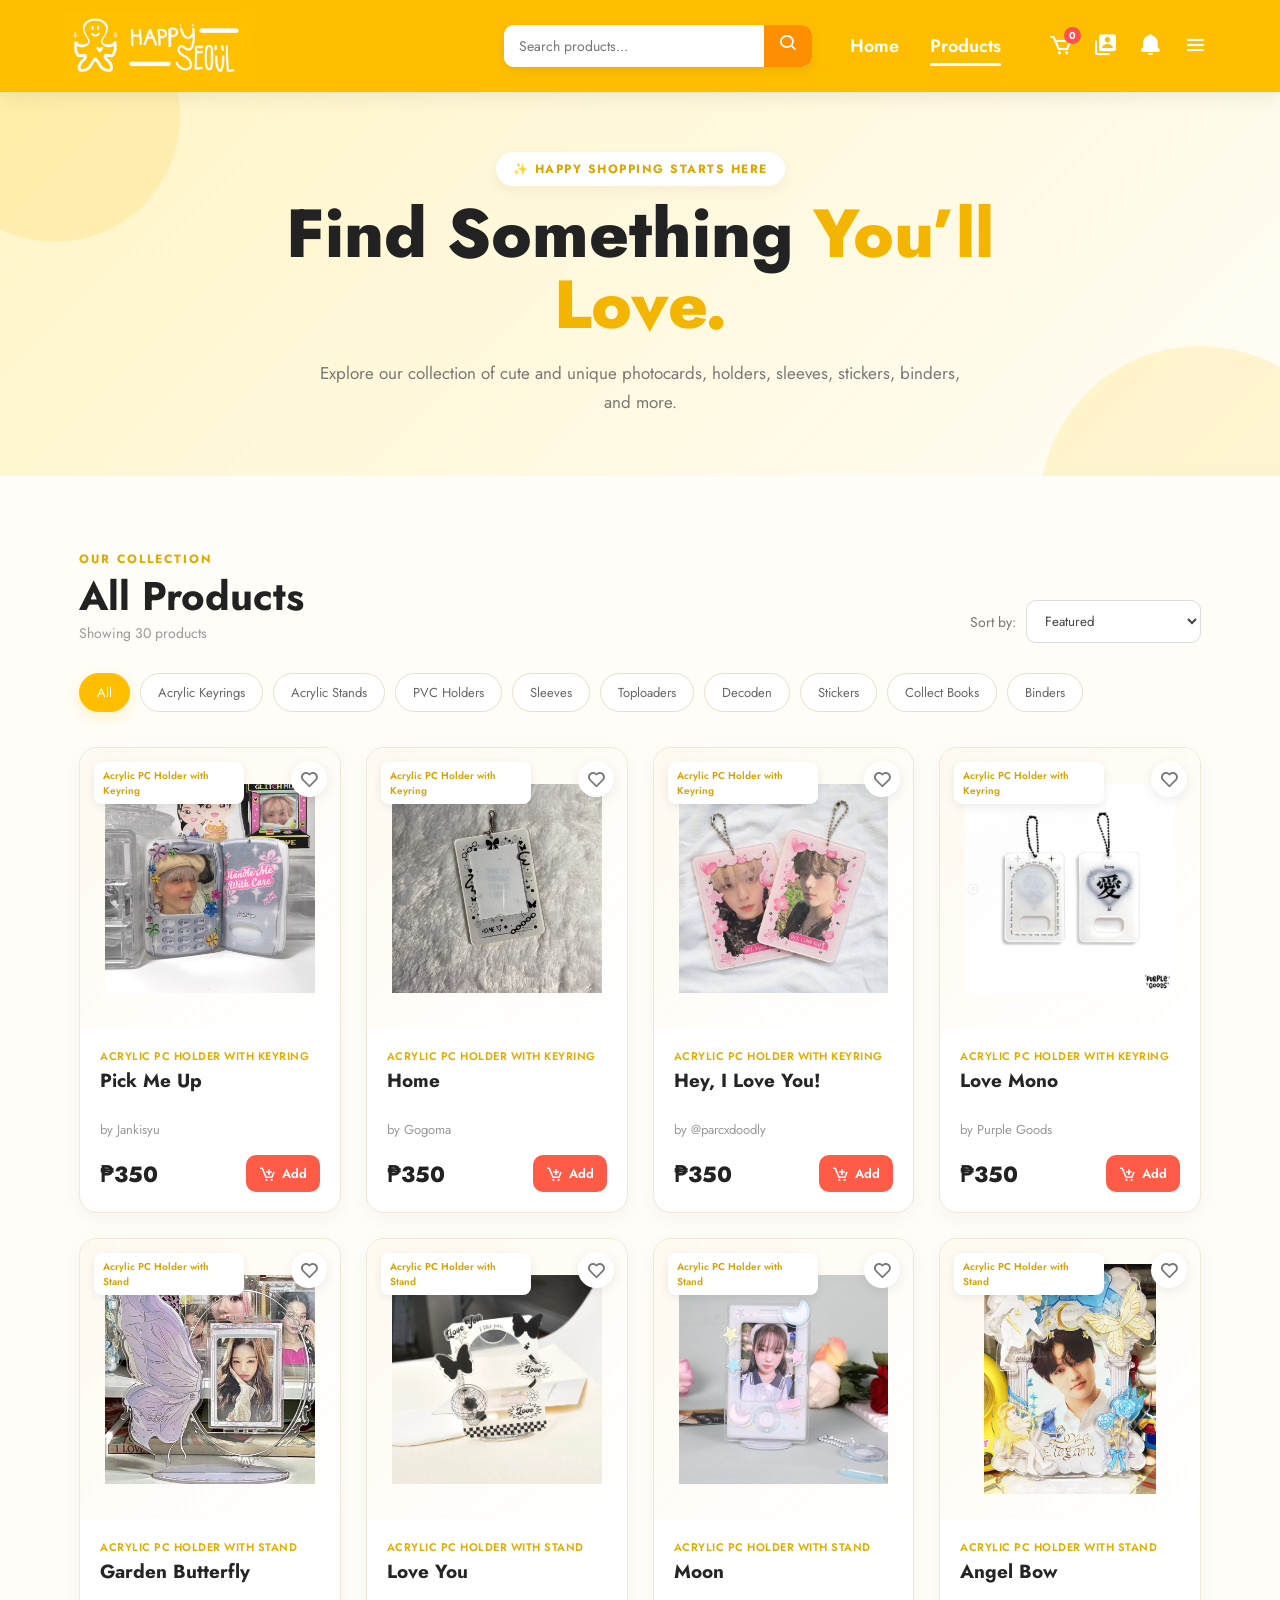
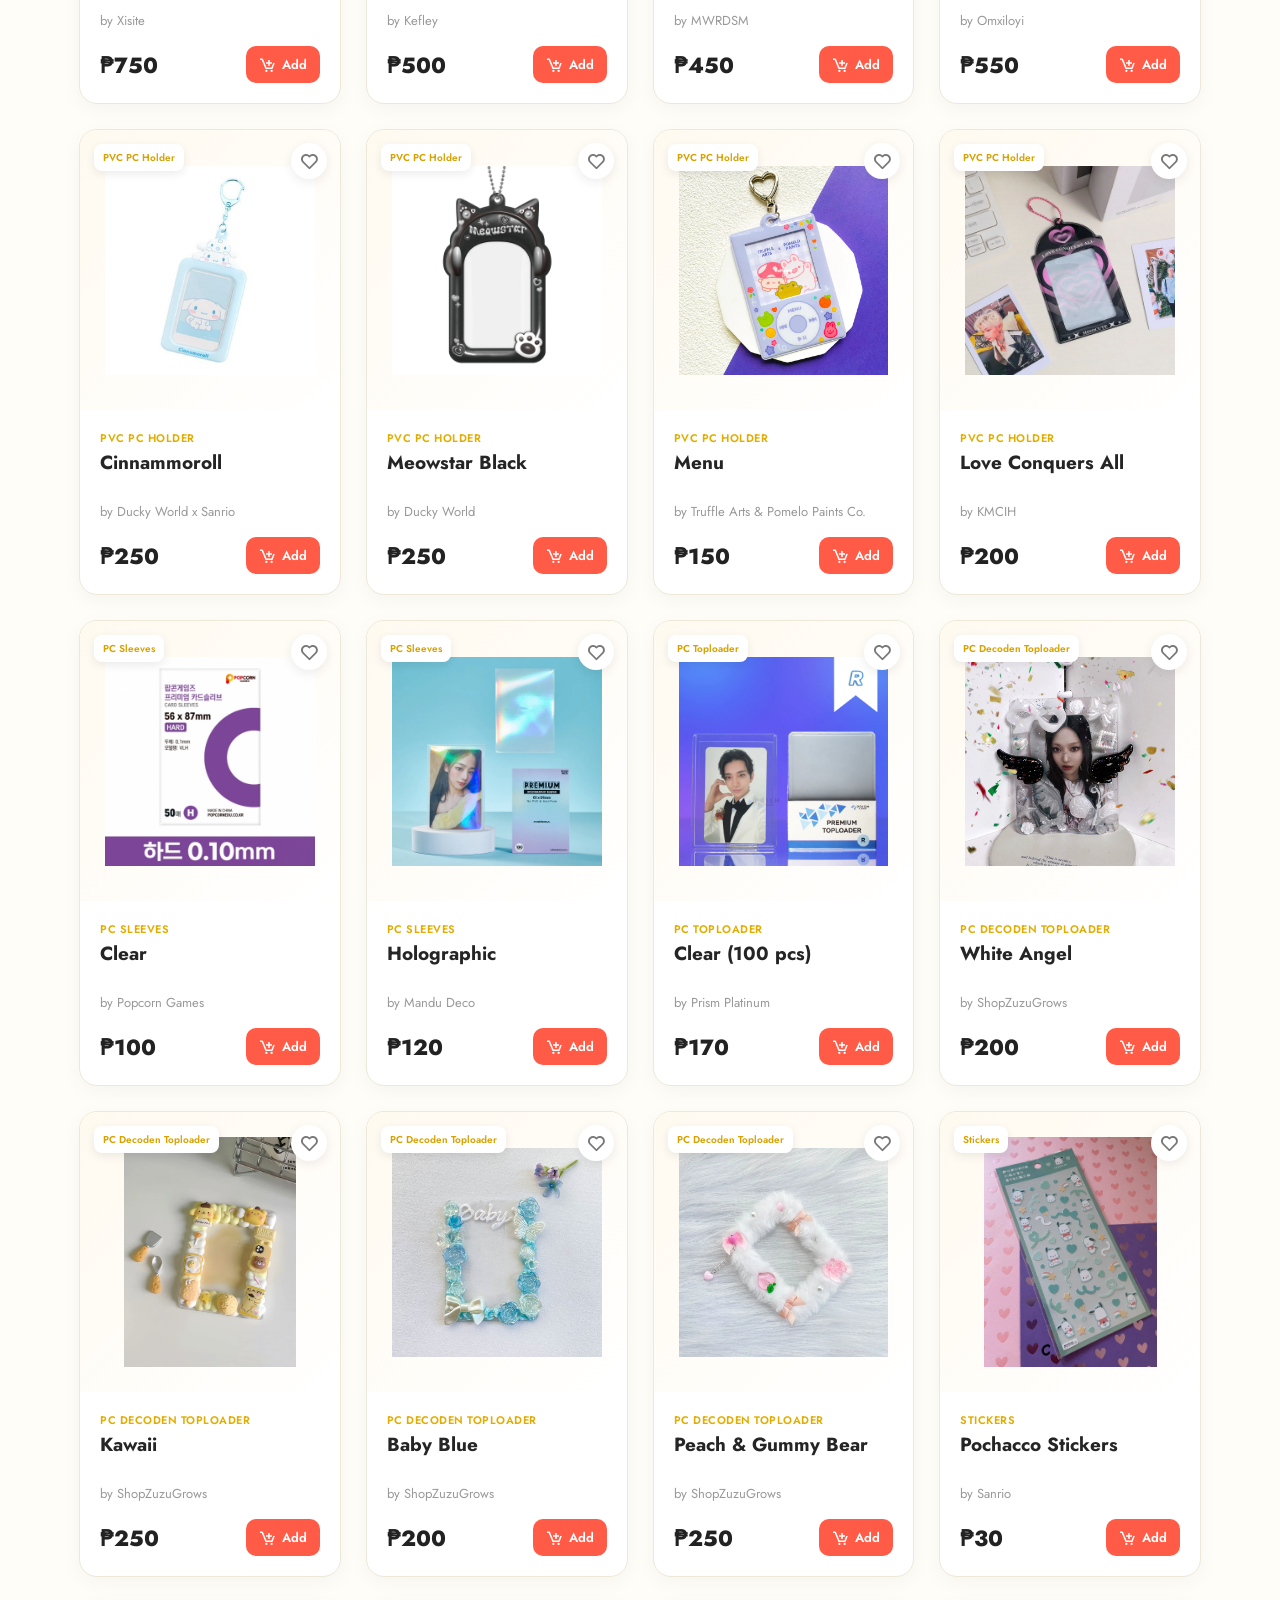
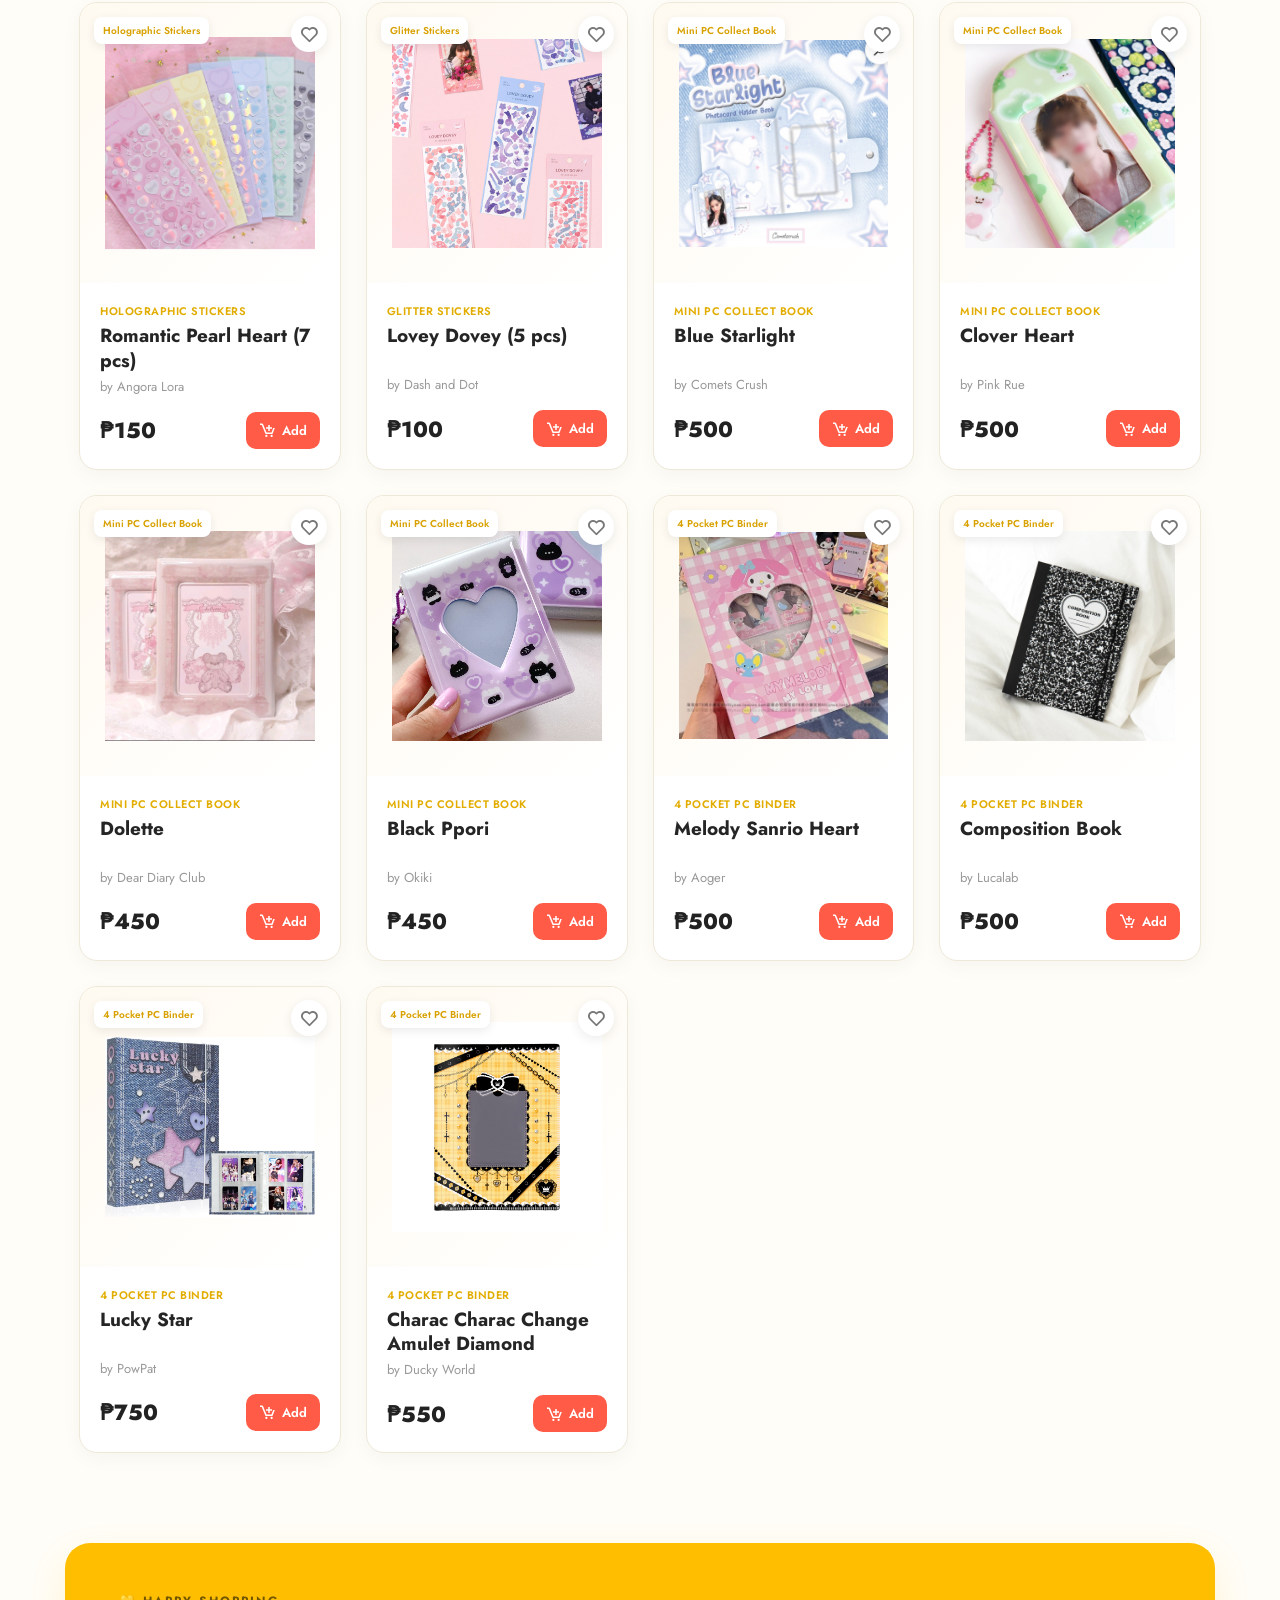
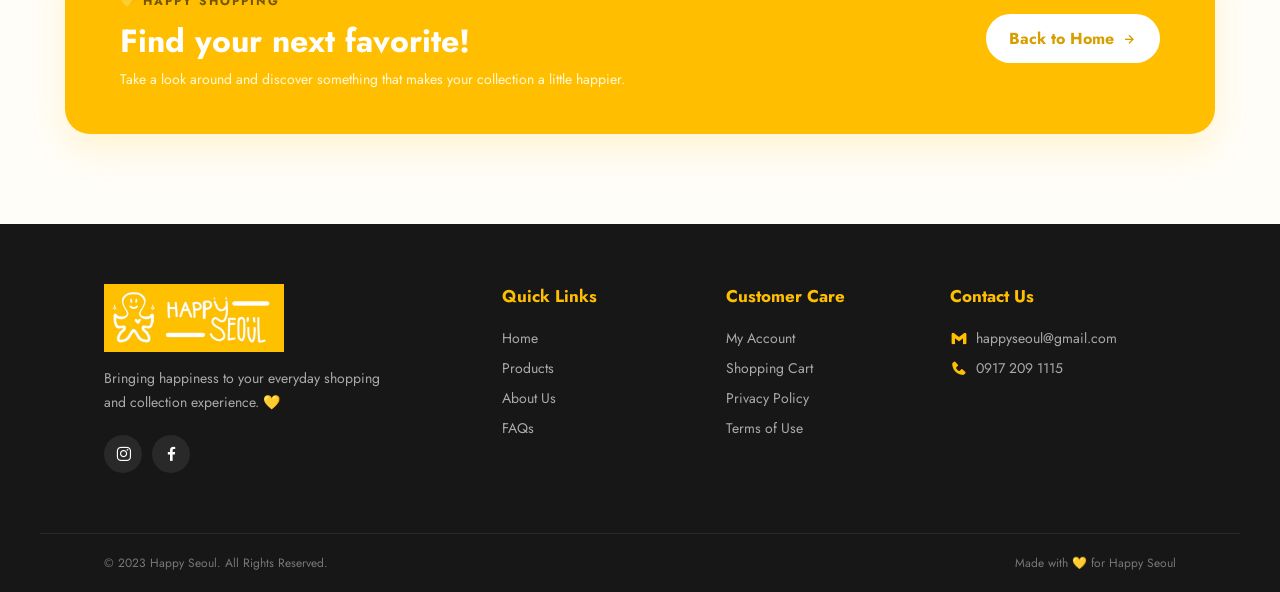
<file: Products.html>
<!DOCTYPE html>
<html lang="en">

<head>

    <meta charset="UTF-8">

    <meta name="viewport" content="width=device-width, initial-scale=1.0">

    <title>Happy Seoul | Products</title>

    <!-- CSS -->
    <link rel="stylesheet" href="products.css">

    <!-- Google Font -->
    <link rel="preconnect" href="https://fonts.googleapis.com">
    <link rel="preconnect" href="https://fonts.gstatic.com" crossorigin>

    <link
        href="https://fonts.googleapis.com/css2?family=Jost:wght@300;400;500;600;700;800&display=swap"
        rel="stylesheet">

    <!-- Boxicons -->
    <link
        rel="stylesheet"
        href="https://unpkg.com/boxicons@latest/css/boxicons.min.css">

</head>


<body>


<!-- =====================================================
     HEADER
===================================================== -->

<header class="header">

    <!-- LOGO -->

    <a href="index.html" class="logo">

        <img src="logo.png" alt="Happy Seoul Logo">

    </a>


    <!-- NAVIGATION -->

    <nav class="navbar">


        <!-- SEARCH -->

        <form class="search-form" id="searchForm">

            <input
                type="text"
                id="searchInput"
                placeholder="Search products..."
                autocomplete="off">

            <button type="submit">

                <i class='bx bx-search'></i>

            </button>

        </form>


        <!-- MENU -->

        <ul class="menu">

            <li>
                <a href="index.html">
                    Home
                </a>
            </li>

            <li>
                <a href="Products.html" class="active">
                    Products
                </a>
            </li>

        </ul>


        <!-- ICONS -->

        <div class="nav-icons">


            <!-- CART -->

            <a href="Cart.html" class="nav-icon cart">

                <i class='bx bx-cart'></i>

                <span id="cartCount">0</span>

            </a>


            <!-- USER -->

            <a href="user.html" class="nav-icon">

                <i class='bx bxs-user-account'></i>

            </a>


            <!-- NOTIFICATION -->

            <a href="Notif.html" class="nav-icon">

                <i class='bx bxs-bell'></i>

            </a>


            <!-- DROPDOWN -->

            <div class="dropdown">

                <button
                    class="menu-button"
                    id="menuButton">

                    <i class='bx bx-menu'></i>

                </button>


                <div
                    class="dropdown-content"
                    id="dropdownMenu">

                    <a href="Account.html">

                        <i class='bx bx-user'></i>

                        Account Info

                    </a>


                    <a href="About Us.html">

                        <i class='bx bx-info-circle'></i>

                        About Us

                    </a>


                    <a href="Faqs.html">

                        <i class='bx bx-help-circle'></i>

                        FAQs

                    </a>

                </div>

            </div>

        </div>

    </nav>

</header>



<!-- =====================================================
     PRODUCTS HERO
===================================================== -->

<section class="products-hero">

    <div class="hero-decoration circle-one"></div>

    <div class="hero-decoration circle-two"></div>


    <div class="products-hero-content">

        <span class="small-title">
            ✨ HAPPY SHOPPING STARTS HERE
        </span>

        <h1>
            Find Something
            <span>You’ll Love.</span>
        </h1>

        <p>
            Explore our collection of cute and unique
            photocards, holders, sleeves, stickers,
            binders, and more.
        </p>

    </div>

</section>



<!-- =====================================================
     PRODUCT SECTION
===================================================== -->

<main class="products-container">


    <!-- SECTION HEADER -->

    <div class="products-heading">

        <div>

            <span class="section-label">
                OUR COLLECTION
            </span>

            <h2>
                All Products
            </h2>

            <p id="productCount">
                Showing all products
            </p>

        </div>


        <!-- SORT -->

        <div class="sort-container">

            <label for="sortProducts">
                Sort by:
            </label>

            <select id="sortProducts">

                <option value="default">
                    Featured
                </option>

                <option value="low">
                    Price: Low to High
                </option>

                <option value="high">
                    Price: High to Low
                </option>

                <option value="az">
                    Name: A-Z
                </option>

                <option value="za">
                    Name: Z-A
                </option>

            </select>

        </div>

    </div>



    <!-- =================================================
         CATEGORY FILTERS
    ================================================= -->

    <div class="category-wrapper">

        <button
            class="category-btn active"
            data-category="All">

            All

        </button>

        <button
            class="category-btn"
            data-category="Acrylic PC Holder with Keyring">

            Acrylic Keyrings

        </button>

        <button
            class="category-btn"
            data-category="Acrylic PC Holder with Stand">

            Acrylic Stands

        </button>

        <button
            class="category-btn"
            data-category="PVC PC Holder">

            PVC Holders

        </button>

        <button
            class="category-btn"
            data-category="PC Sleeves">

            Sleeves

        </button>

        <button
            class="category-btn"
            data-category="PC Toploader">

            Toploaders

        </button>

        <button
            class="category-btn"
            data-category="PC Decoden Toploader">

            Decoden

        </button>

        <button
            class="category-btn"
            data-category="Stickers">

            Stickers

        </button>

        <button
            class="category-btn"
            data-category="Mini PC Collect Book">

            Collect Books

        </button>

        <button
            class="category-btn"
            data-category="4 Pocket PC Binder">

            Binders

        </button>

    </div>



    <!-- =================================================
         PRODUCTS
    ================================================= -->

    <section
        class="product-grid"
        id="productGrid">

        <!-- Products will be loaded here -->

        <div class="loading">

            <div class="loader"></div>

            <p>
                Loading Happy Seoul products...
            </p>

        </div>

    </section>



    <!-- NO RESULTS -->

    <div
        class="no-results"
        id="noResults">

        <i class='bx bx-search-alt-2'></i>

        <h3>
            No products found
        </h3>

        <p>
            Try searching for another product or category.
        </p>

        <button id="resetSearch">
            Show All Products
        </button>

    </div>


</main>



<!-- =====================================================
     SHOPPING CTA
===================================================== -->

<section class="shop-cta">

    <div>

        <span>
            💛 HAPPY SHOPPING
        </span>

        <h2>
            Find your next favorite!
        </h2>

        <p>
            Take a look around and discover something
            that makes your collection a little happier.
        </p>

    </div>


    <a
        href="index.html"
        class="cta-button">

        Back to Home

        <i class='bx bx-right-arrow-alt'></i>

    </a>

</section>



<!-- =====================================================
     FOOTER
===================================================== -->

<footer class="footer">

    <div class="footer-container">


        <!-- BRAND -->

        <div class="footer-brand">

            <img
                src="logo.png"
                alt="Happy Seoul">

            <p>
                Bringing happiness to your everyday
                shopping and collection experience. 💛
            </p>


            <div class="social-icons">

                <a
                    href="https://www.instagram.com/enhypen/"
                    target="_blank">

                    <i class='bx bxl-instagram'></i>

                </a>

                <a
                    href="https://www.facebook.com/JYPETWICE/"
                    target="_blank">

                    <i class='bx bxl-facebook'></i>

                </a>

            </div>

        </div>


        <!-- QUICK LINKS -->

        <div class="footer-column">

            <h3>
                Quick Links
            </h3>

            <a href="index.html">
                Home
            </a>

            <a href="Products.html">
                Products
            </a>

            <a href="About Us.html">
                About Us
            </a>

            <a href="Faqs.html">
                FAQs
            </a>

        </div>


        <!-- CUSTOMER CARE -->

        <div class="footer-column">

            <h3>
                Customer Care
            </h3>

            <a href="Account.html">
                My Account
            </a>

            <a href="Cart.html">
                Shopping Cart
            </a>

            <a href="#">
                Privacy Policy
            </a>

            <a href="#">
                Terms of Use
            </a>

        </div>


        <!-- CONTACT -->

        <div class="footer-column contact">

            <h3>
                Contact Us
            </h3>

            <p>

                <i class='bx bxl-gmail'></i>

                happyseoul@gmail.com

            </p>

            <p>

                <i class='bx bxs-phone'></i>

                0917 209 1115

            </p>

        </div>

    </div>


    <div class="footer-bottom">

        <p>
            © 2023 Happy Seoul. All Rights Reserved.
        </p>

        <p>
            Made with 💛 for Happy Seoul
        </p>

    </div>

</footer>



<!-- =====================================================
     JAVASCRIPT
===================================================== -->

<script src="jcart.js"></script>


<script>

let products = [];

let filteredProducts = [];

let selectedCategory = "All";



/* =====================================================
   LOAD PRODUCTS
===================================================== */

async function loadProducts() {

    try {

        const response = await fetch("product.json");

        if (!response.ok) {

            throw new Error("Unable to load product.json");

        }

        products = await response.json();

        filteredProducts = [...products];

        displayProducts();

    }

    catch (error) {

        console.error(error);

        document.getElementById("productGrid").innerHTML = `

            <div class="error-message">

                <i class='bx bx-error-circle'></i>

                <h3>
                    Unable to load products
                </h3>

                <p>
                    Please make sure product.json is
                    in the same folder as Products.html.
                </p>

            </div>

        `;

    }

}



/* =====================================================
   DISPLAY PRODUCTS
===================================================== */

function displayProducts() {

    const productGrid =
        document.getElementById("productGrid");

    const noResults =
        document.getElementById("noResults");

    const productCount =
        document.getElementById("productCount");


    productGrid.innerHTML = "";


    if (filteredProducts.length === 0) {

        productGrid.style.display = "none";

        noResults.style.display = "flex";

        productCount.textContent =
            "No products found";

        return;

    }


    productGrid.style.display = "grid";

    noResults.style.display = "none";


    productCount.textContent =
        `Showing ${filteredProducts.length} product${filteredProducts.length !== 1 ? "s" : ""}`;


    filteredProducts.forEach(product => {

        const card = document.createElement("article");

        card.className = "product-card";


        card.innerHTML = `

            <div class="product-image-container">

                <span class="category-badge">

                    ${product.category}

                </span>


                <button
                    class="favorite-btn"
                    aria-label="Add ${product.name} to favorites">

                    <i class='bx bx-heart'></i>

                </button>


                <img
                    src="${product.image}"
                    alt="${product.name}"
                    class="product-image"
                    loading="lazy"
                    onerror="this.src='logo.png'">

            </div>


            <div class="product-info">

                <p class="product-category">

                    ${product.category}

                </p>


                <h3 class="product-name">

                    ${product.name}

                </h3>


                <p class="product-brand">

                    ${product.brand}

                </p>


                <div class="product-bottom">

                    <div class="product-price">

                        ₱${Number(product.price).toLocaleString()}

                    </div>


                    <button
                        class="add-cart-btn"
                        data-id="${product.id}">

                        <i class='bx bx-cart-add'></i>

                        <span>
                            Add
                        </span>

                    </button>

                </div>

            </div>

        `;


        productGrid.appendChild(card);

    });


    setupCardEvents();

}



/* =====================================================
   CARD EVENTS
===================================================== */

function setupCardEvents() {


    /* FAVORITES */

    document
        .querySelectorAll(".favorite-btn")
        .forEach(button => {

            button.addEventListener("click", function () {

                this.classList.toggle("liked");

                const icon =
                    this.querySelector("i");

                if (this.classList.contains("liked")) {

                    icon.className = "bx bxs-heart";

                }

                else {

                    icon.className = "bx bx-heart";

                }

            });

        });



    /* ADD TO CART */

    document
        .querySelectorAll(".add-cart-btn")
        .forEach(button => {

            button.addEventListener("click", function () {

                const id =
                    Number(this.dataset.id);

                const product =
                    products.find(item => item.id === id);


                if (!product) return;


                /*
                    If your existing jcart.js has
                    an addToCart function, use it.
                */

                if (typeof addToCart === "function") {

                    addToCart(product);

                }


                /* Visual feedback */

                const originalHTML =
                    this.innerHTML;


                this.innerHTML = `

                    <i class='bx bx-check'></i>

                    <span>
                        Added
                    </span>

                `;


                this.classList.add("added");


                setTimeout(() => {

                    this.innerHTML =
                        originalHTML;

                    this.classList.remove("added");

                }, 1200);

            });

        });

}



/* =====================================================
   CATEGORY FILTER
===================================================== */

document
    .querySelectorAll(".category-btn")
    .forEach(button => {

        button.addEventListener("click", function () {


            document
                .querySelectorAll(".category-btn")
                .forEach(btn =>
                    btn.classList.remove("active")
                );


            this.classList.add("active");


            selectedCategory =
                this.dataset.category;


            applyFilters();

        });

    });



/* =====================================================
   SEARCH
===================================================== */

document
    .getElementById("searchForm")
    .addEventListener("submit", function(event) {

        event.preventDefault();

        applyFilters();

    });


document
    .getElementById("searchInput")
    .addEventListener("input", function() {

        applyFilters();

    });



function applyFilters() {

    const searchTerm =
        document
            .getElementById("searchInput")
            .value
            .toLowerCase()
            .trim();


    filteredProducts =
        products.filter(product => {


            const matchesCategory =
                selectedCategory === "All" ||
                product.category === selectedCategory;


            const matchesSearch =
                product.name
                    .toLowerCase()
                    .includes(searchTerm) ||

                product.brand
                    .toLowerCase()
                    .includes(searchTerm) ||

                product.category
                    .toLowerCase()
                    .includes(searchTerm);


            return matchesCategory && matchesSearch;

        });


    sortProducts();

}



/* =====================================================
   SORT
===================================================== */

document
    .getElementById("sortProducts")
    .addEventListener("change", function() {

        sortProducts();

    });



function sortProducts() {

    const sortValue =
        document.getElementById("sortProducts").value;


    if (sortValue === "low") {

        filteredProducts.sort(
            (a, b) => a.price - b.price
        );

    }


    else if (sortValue === "high") {

        filteredProducts.sort(
            (a, b) => b.price - a.price
        );

    }


    else if (sortValue === "az") {

        filteredProducts.sort(
            (a, b) =>
                a.name.localeCompare(b.name)
        );

    }


    else if (sortValue === "za") {

        filteredProducts.sort(
            (a, b) =>
                b.name.localeCompare(a.name)
        );

    }


    displayProducts();

}



/* =====================================================
   RESET SEARCH
===================================================== */

document
    .getElementById("resetSearch")
    .addEventListener("click", function() {


        document
            .getElementById("searchInput")
            .value = "";


        selectedCategory = "All";


        document
            .querySelectorAll(".category-btn")
            .forEach(btn =>
                btn.classList.remove("active")
            );


        document
            .querySelector('[data-category="All"]')
            .classList.add("active");


        document
            .getElementById("sortProducts")
            .value = "default";


        filteredProducts = [...products];


        displayProducts();

    });



/* =====================================================
   DROPDOWN
===================================================== */

document
    .getElementById("menuButton")
    .addEventListener("click", function(event) {

        event.stopPropagation();

        document
            .getElementById("dropdownMenu")
            .classList.toggle("show");

    });


document.addEventListener("click", function() {

    document
        .getElementById("dropdownMenu")
        .classList.remove("show");

});



/* =====================================================
   START
===================================================== */

loadProducts();

</script>

<script src="auth-nav.js"></script>

</body>
</html>
</file>
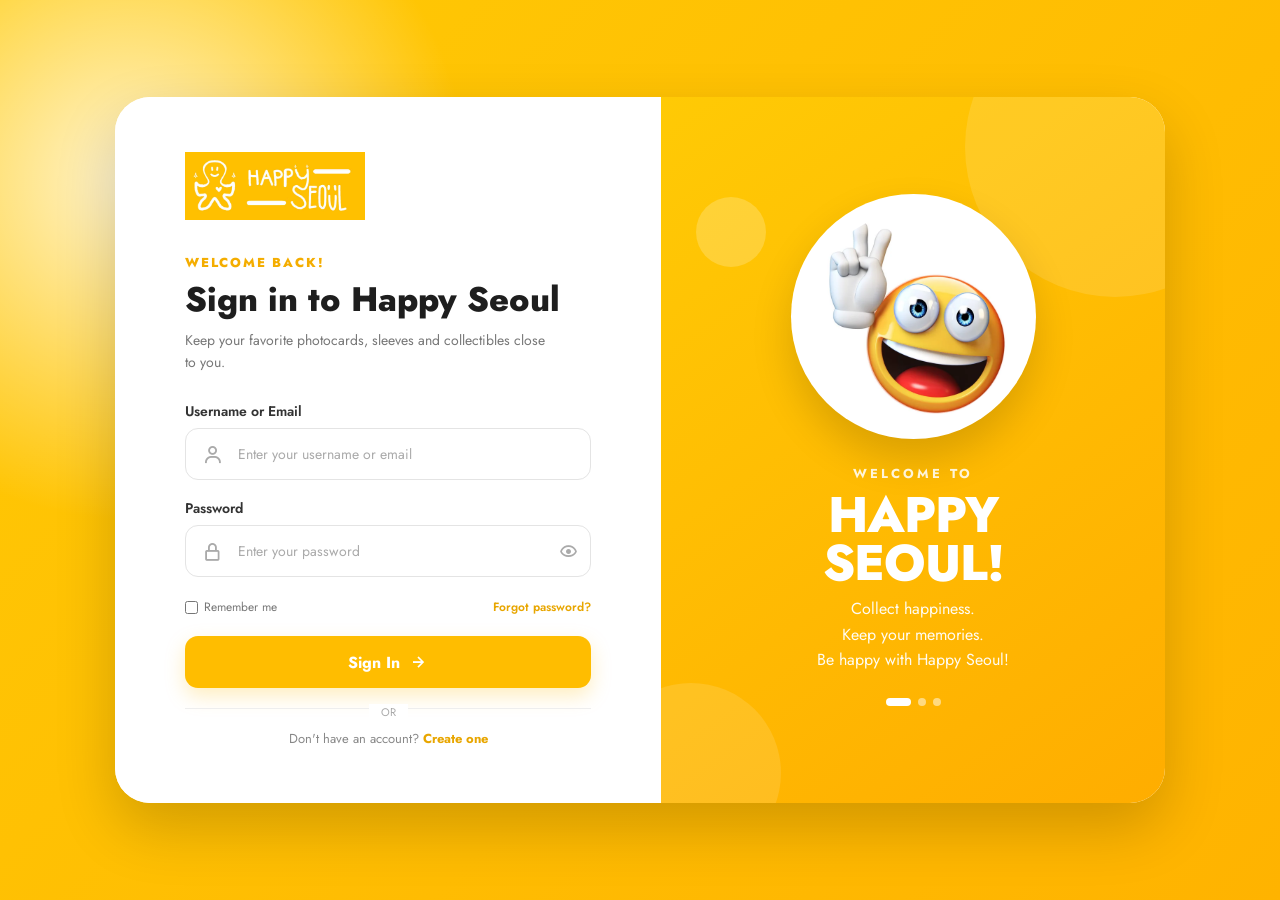
<file: user.html>
<!DOCTYPE html>
<html lang="en">
<head>
    <meta charset="UTF-8">
    <meta name="viewport" content="width=device-width, initial-scale=1.0">

    <title>Login | Happy Seoul</title>

    <!-- Google Font -->
    <link rel="preconnect" href="https://fonts.googleapis.com">
    <link rel="preconnect" href="https://fonts.gstatic.com" crossorigin>
    <link href="https://fonts.googleapis.com/css2?family=Jost:wght@400;500;600;700;800&display=swap" rel="stylesheet">

    <!-- Boxicons -->
    <link rel="stylesheet"
          href="https://unpkg.com/boxicons@latest/css/boxicons.min.css">

    <link rel="stylesheet" href="user.css">
</head>

<body>

<main id="main">

    <div class="login-container">

        <!-- ================= LEFT SIDE ================= -->
        <section class="login-panel">

            <div class="brand">
                <a href="index.html">
                    <img src="logo.png" alt="Happy Seoul Logo">
                </a>
            </div>

            <!-- SIGN IN -->
            <form id="signInForm" class="form sign-in-form" action="api/login.php" method="POST">

                <div class="heading">
                    <span class="welcome">WELCOME BACK!</span>
                    <h1>Sign in to Happy Seoul</h1>
                    <p>
                        Keep your favorite photocards, sleeves and
                        collectibles close to you.
                    </p>
                </div>

                <div id="signInAlert" class="auth-alert" style="display:none;"></div>

                <div class="input-group">
                    <label for="login-name">Username or Email</label>

                    <div class="input-box">
                        <i class='bx bx-user'></i>

                        <input
                            type="text"
                            id="login-name"
                            name="username"
                            placeholder="Enter your username or email"
                            minlength="3"
                            autocomplete="username"
                            required
                        >
                    </div>
                </div>

                <div class="input-group">
                    <label for="login-password">Password</label>

                    <div class="input-box">
                        <i class='bx bx-lock-alt'></i>

                        <input
                            type="password"
                            id="login-password"
                            name="password"
                            placeholder="Enter your password"
                            minlength="4"
                            autocomplete="current-password"
                            required
                        >

                        <button
                            type="button"
                            class="password-toggle"
                            onclick="togglePassword('login-password', this)"
                        >
                            <i class='bx bx-show'></i>
                        </button>
                    </div>
                </div>

                <div class="form-options">
                    <label class="remember">
                        <input type="checkbox" name="remember" value="1">
                        <span>Remember me</span>
                    </label>

                    <a href="#" class="forgot">
                        Forgot password?
                    </a>
                </div>

                <button type="submit" id="signInBtn" class="sign-btn">
                    <span>Sign In</span>
                    <i class='bx bx-right-arrow-alt'></i>
                </button>

                <div class="divider">
                    <span>OR</span>
                </div>

                <p class="switch-text">
                    Don't have an account?
                    <a href="#" class="toggle">Create one</a>
                </p>

            </form>


            <!-- SIGN UP -->
            <form id="signUpForm" class="form sign-up-form" action="api/signup.php" method="POST">

                <div class="heading">
                    <span class="welcome">JOIN HAPPY SEOUL!</span>

                    <h1>Create an account</h1>

                    <p>
                        Start building your own collection
                        of cute and unique photocards.
                    </p>
                </div>

                <div id="signUpAlert" class="auth-alert" style="display:none;"></div>

                <div class="input-group">
                    <label for="signup-name">Username</label>

                    <div class="input-box">
                        <i class='bx bx-user'></i>

                        <input
                            type="text"
                            id="signup-name"
                            name="username"
                            placeholder="Choose a username"
                            minlength="3"
                            autocomplete="username"
                            required
                        >
                    </div>
                </div>

                <div class="input-group">
                    <label for="signup-email">Email</label>

                    <div class="input-box">
                        <i class='bx bx-envelope'></i>

                        <input
                            type="email"
                            id="signup-email"
                            name="email"
                            placeholder="Enter your email"
                            autocomplete="email"
                            required
                        >
                    </div>
                </div>

                <div class="input-group">
                    <label for="signup-password">Password</label>

                    <div class="input-box">
                        <i class='bx bx-lock-alt'></i>

                        <input
                            type="password"
                            id="signup-password"
                            name="password"
                            placeholder="Create a password (min. 4 characters)"
                            minlength="4"
                            autocomplete="new-password"
                            required
                        >

                        <button
                            type="button"
                            class="password-toggle"
                            onclick="togglePassword('signup-password', this)"
                        >
                            <i class='bx bx-show'></i>
                        </button>
                    </div>
                </div>

                <label class="terms">
                    <input type="checkbox" name="terms" required>

                    <span>
                        I agree to the
                        <a href="#">Terms of Service</a>
                        and
                        <a href="#">Privacy Policy</a>.
                    </span>
                </label>

                <button type="submit" id="signUpBtn" class="sign-btn">
                    <span>Create Account</span>
                    <i class='bx bx-right-arrow-alt'></i>
                </button>

                <p class="switch-text">
                    Already have an account?
                    <a href="#" class="toggle">Sign in</a>
                </p>

            </form>

        </section>


        <!-- ================= RIGHT SIDE ================= -->
        <section class="visual-panel">

            <div class="decor decor-one"></div>
            <div class="decor decor-two"></div>
            <div class="decor decor-three"></div>

            <div class="visual-content">

                <div class="image-circle">
                    <img src="smile.jpg" alt="Happy Seoul Mascot">
                </div>

                <span class="small-title">
                    WELCOME TO
                </span>

                <h2>
                    HAPPY<br>
                    SEOUL!
                </h2>

                <p>
                    Collect happiness.<br>
                    Keep your memories.<br>
                    Be happy with Happy Seoul!
                </p>

                <div class="dots">
                    <span class="active"></span>
                    <span></span>
                    <span></span>
                </div>

            </div>

        </section>

    </div>

</main>


<script>

    /* ===============================
       SIGN IN / SIGN UP SWITCH
    =============================== */

    const main = document.getElementById("main");
    const toggles = document.querySelectorAll(".toggle");

    toggles.forEach(toggle => {
        toggle.addEventListener("click", function(event) {
            event.preventDefault();
            main.classList.toggle("sign-up-mode");
            clearAlerts();
        });
    });

    // Check if URL specifies signup mode (e.g. user.html#signup or ?mode=signup)
    const urlParams = new URLSearchParams(window.location.search);
    if (window.location.hash === "#signup" || urlParams.get("mode") === "signup") {
        main.classList.add("sign-up-mode");
    }

    /* ===============================
       SHOW / HIDE PASSWORD
    =============================== */

    function togglePassword(inputId, button) {
        const input = document.getElementById(inputId);
        const icon = button.querySelector("i");

        if (input.type === "password") {
            input.type = "text";
            icon.classList.remove("bx-show");
            icon.classList.add("bx-hide");
        } else {
            input.type = "password";
            icon.classList.remove("bx-hide");
            icon.classList.add("bx-show");
        }
    }

    /* ===============================
       ALERTS HELPER
    =============================== */
    function escapeHTML(str) {
    const div = document.createElement("div");
    div.textContent = str;
    return div.innerHTML;
}
    function showAlert(alertEl, message, isSuccess = false) {
        alertEl.style.display = "flex";
        alertEl.className = "auth-alert " + (isSuccess ? "success" : "error");
        alertEl.innerHTML = `<i class='bx ${isSuccess ? "bx-check-circle" : "bx-error-circle"}'></i> <span>${message}</span>`;
    }

    function clearAlerts() {
        document.getElementById("signInAlert").style.display = "none";
        document.getElementById("signUpAlert").style.display = "none";
    }

    /* ===============================
       AJAX SIGN IN HANDLER
    =============================== */
    const signInForm = document.getElementById("signInForm");
    const signInBtn = document.getElementById("signInBtn");
    const signInAlert = document.getElementById("signInAlert");

    signInForm.addEventListener("submit", async function(e) {
        e.preventDefault();
        clearAlerts();

        const btnSpan = signInBtn.querySelector("span");
        const origText = btnSpan.textContent;
        signInBtn.disabled = true;
        btnSpan.textContent = "Signing In...";

        try {
            const formData = new FormData(signInForm);
            const response = await fetch("api/login.php", {
                method: "POST",
                body: formData,
                headers: { "Accept": "application/json" }
            });

            const result = await response.json();

            if (result.success) {
                showAlert(signInAlert, result.message || "Signed in successfully!", true);
                setTimeout(() => {
                    const redirectUrl = urlParams.get("redirect") || result.redirect || "index.html";
                    window.location.href = redirectUrl;
                }, 700);
            } else {
                showAlert(signInAlert, result.message || "Login failed. Please check your credentials.");
                signInBtn.disabled = false;
                btnSpan.textContent = origText;
            }
        } catch (err) {
            showAlert(signInAlert, "Network or server error. Please ensure XAMPP Apache is running.");
            signInBtn.disabled = false;
            btnSpan.textContent = origText;
        }
    });

    /* ===============================
       AJAX SIGN UP HANDLER
    =============================== */
    const signUpForm = document.getElementById("signUpForm");
    const signUpBtn = document.getElementById("signUpBtn");
    const signUpAlert = document.getElementById("signUpAlert");

    signUpForm.addEventListener("submit", async function(e) {
        e.preventDefault();
        clearAlerts();

        const password = document.getElementById("signup-password").value;
        if (password.length < 4) {
            showAlert(signUpAlert, "Password must be at least 4 characters long.");
            return;
        }

        const btnSpan = signUpBtn.querySelector("span");
        const origText = btnSpan.textContent;
        signUpBtn.disabled = true;
        btnSpan.textContent = "Creating Account...";

        try {
            const formData = new FormData(signUpForm);
            const response = await fetch("api/signup.php", {
                method: "POST",
                body: formData,
                headers: { "Accept": "application/json" }
            });

            const result = await response.json();

            if (result.success) {
                showAlert(signUpAlert, result.message || "Account created successfully!", true);
                setTimeout(() => {
                    window.location.href = result.redirect || "index.html";
                }, 900);
            } else {
                showAlert(signUpAlert, result.message || "Registration failed. Please try again.");
                signUpBtn.disabled = false;
                btnSpan.textContent = origText;
            }
        } catch (err) {
            showAlert(signUpAlert, "Network or server error. Please ensure XAMPP Apache is running.");
            signUpBtn.disabled = false;
            btnSpan.textContent = origText;
        }
    });

    /* ===============================
       AUTO-REDIRECT IF ALREADY LOGGED IN
    =============================== */
    fetch("api/user_status.php")
        .then(res => res.json())
        .then(data => {
            if (data && data.isLoggedIn) {
                const userMsg = `You are signed in as <strong>${escapeHTML(data.user.username)}</strong>. <a href="index.html" style="text-decoration:underline;color:inherit;font-weight:600;">Go Home</a> or <a href="Account.html" style="text-decoration:underline;color:inherit;font-weight:600;">View Account</a>.`;
                showAlert(signInAlert, userMsg, true);
            }
        })
        .catch(() => {});

</script>

</body>
</html>
</file>
<file: CHome.css>
/* =========================================
   GLOBAL
========================================= */

* {
    margin: 0;
    padding: 0;
    box-sizing: border-box;
}

html {
    scroll-behavior: smooth;
}

body {
    font-family: 'Jost', sans-serif;
    color: #222;
    background: #fff;
    overflow-x: hidden;
}

a {
    text-decoration: none;
}

ul {
    list-style: none;
}

img {
    max-width: 100%;
    display: block;
}


/* =========================================
   SCROLLBAR
========================================= */

body::-webkit-scrollbar {
    width: 8px;
}

body::-webkit-scrollbar-track {
    background: #f5f5f5;
}

body::-webkit-scrollbar-thumb {
    background: #f5bd00;
    border-radius: 10px;
}


/* =========================================
   HEADER
========================================= */

.header {
    position: sticky;
    top: 0;
    z-index: 1000;

    width: 100%;

    display: flex;
    align-items: center;
    justify-content: space-between;

    padding: 10px 5%;

    background: #ffbf00;

    box-shadow: 0 3px 15px rgba(0, 0, 0, 0.08);
}


/* Logo */

.logo img {
    width: 190px;
    height: auto;
}


/* Navbar */

.navbar {
    display: flex;
    align-items: center;
    gap: 25px;
}


/* =========================================
   SEARCH
========================================= */

.search-form {
    display: flex;
    height: 40px;

    background: #fff;

    border-radius: 8px;

    overflow: hidden;

    box-shadow: 0 3px 10px rgba(0, 0, 0, 0.08);
}

.search-form input {
    width: 260px;

    border: none;
    outline: none;

    padding: 0 15px;

    font-family: 'Jost', sans-serif;
    font-size: 15px;
}

.search-form button {
    width: 75px;

    border: none;

    background: #ff8f00;
    color: #fff;

    cursor: pointer;

    font-size: 15px;

    transition: 0.3s;
}

.search-form button:hover {
    background: #f57c00;
}


/* =========================================
   MENU
========================================= */

.menu {
    display: flex;
    align-items: center;
    gap: 5px;
}

.menu a {
    position: relative;

    color: #fff;

    font-size: 18px;
    font-weight: 600;

    padding: 10px 12px;

    transition: 0.3s;
}

.menu a:hover {
    color: #4a3b00;
}

.menu a.active::after {
    content: "";

    position: absolute;

    left: 12px;
    right: 12px;
    bottom: 3px;

    height: 3px;

    background: #fff;

    border-radius: 10px;
}


/* =========================================
   NAV ICONS
========================================= */

.nav-icons {
    display: flex;
    align-items: center;
    gap: 4px;
}

.icon-box,
.menu-button {
    position: relative;

    display: flex;
    align-items: center;
    justify-content: center;

    width: 42px;
    height: 42px;

    color: #fff;

    border-radius: 50%;

    transition: 0.3s;
}

.icon-box i,
.menu-button i {
    font-size: 25px;
}

.icon-box:hover,
.menu-button:hover {
    background: rgba(255, 255, 255, 0.2);
    transform: translateY(-2px);
}


/* Cart notification */

.cart span {
    position: absolute;

    top: 2px;
    right: 0;

    width: 17px;
    height: 17px;

    display: flex;
    align-items: center;
    justify-content: center;

    background: #ff4d4d;
    color: #fff;

    font-size: 10px;
    font-weight: 700;

    border-radius: 50%;
}


/* =========================================
   DROPDOWN
========================================= */

.dropdown {
    position: relative;
}

.menu-button {
    border: none;
    background: transparent;
    cursor: pointer;
}

.dropdown-content {
    display: none;

    position: absolute;

    top: 50px;
    right: 0;

    width: 190px;

    background: #fff;

    border-radius: 12px;

    box-shadow: 0 10px 30px rgba(0, 0, 0, 0.15);

    overflow: hidden;
}

.dropdown-content a {
    display: flex;
    align-items: center;
    gap: 10px;

    padding: 13px 16px;

    color: #333;

    font-size: 15px;

    transition: 0.3s;
}

.dropdown-content a:hover {
    background: #fff7d6;
    color: #e7a900;
}

.dropdown-content i {
    font-size: 19px;
}

.show {
    display: block;
}


/* =========================================
   HERO
========================================= */

.hero {
    min-height: 650px;

    max-width: 1250px;

    margin: 0 auto;

    padding: 80px 5%;

    display: flex;
    align-items: center;
    justify-content: space-between;

    gap: 60px;
}


/* Hero content */

.hero-content {
    flex: 1;

    max-width: 650px;
}

.hero-tag {
    display: inline-block;

    margin-bottom: 20px;

    padding: 8px 16px;

    background: #fff5cc;

    color: #d99c00;

    border-radius: 30px;

    font-size: 13px;
    font-weight: 700;

    letter-spacing: 1px;
}

.hero h1 {
    font-size: clamp(45px, 6vw, 76px);

    line-height: 1.05;

    font-weight: 800;

    margin-bottom: 25px;

    color: #202020;
}

.hero h1 span {
    color: #f5b800;
}

.hero p {
    max-width: 580px;

    font-size: 19px;

    line-height: 1.8;

    color: #666;

    margin-bottom: 30px;
}


/* Hero buttons */

.hero-buttons {
    display: flex;
    gap: 15px;
    align-items: center;
}

.btn {
    display: inline-flex;

    align-items: center;
    justify-content: center;

    gap: 8px;

    padding: 13px 25px;

    border-radius: 30px;

    font-size: 16px;
    font-weight: 600;

    transition: 0.3s;
}

.primary-btn {
    background: #ff5a45;
    color: #fff;

    box-shadow: 0 8px 20px rgba(255, 90, 69, 0.25);
}

.primary-btn:hover {
    background: #ed4935;

    transform: translateY(-3px);

    box-shadow: 0 12px 25px rgba(255, 90, 69, 0.35);
}

.secondary-btn {
    color: #333;

    border: 2px solid #eee;
}

.secondary-btn:hover {
    border-color: #ffbf00;
    color: #d99c00;
}


/* =========================================
   HERO IMAGE
========================================= */

.hero-image {
    position: relative;

    flex: 0 0 450px;

    display: flex;
    justify-content: center;
    align-items: center;
}

.image-circle {
    position: absolute;

    width: 410px;
    height: 410px;

    background: #fff5c7;

    border-radius: 50%;

    z-index: 0;
}

.hero-image img {
    position: relative;
    z-index: 1;

    width: 330px;
    height: 330px;

    object-fit: cover;

    border-radius: 50%;

    border: 12px solid #fff;

    box-shadow: 0 20px 50px rgba(0, 0, 0, 0.12);
}


/* Floating card */

.floating-card {
    position: absolute;

    z-index: 2;

    bottom: 35px;
    left: 10px;

    display: flex;
    align-items: center;
    gap: 10px;

    padding: 12px 18px;

    background: #fff;

    border-radius: 15px;

    box-shadow: 0 10px 30px rgba(0, 0, 0, 0.12);
}

.floating-card > span {
    width: 40px;
    height: 40px;

    display: flex;
    align-items: center;
    justify-content: center;

    background: #fff4c5;

    border-radius: 50%;

    font-size: 20px;
}

.floating-card strong {
    display: block;

    font-size: 14px;
}

.floating-card small {
    color: #888;

    font-size: 12px;
}


/* =========================================
   FEATURES
========================================= */

.features {
    max-width: 1150px;

    margin: 0 auto 80px;

    padding: 0 5%;

    display: grid;

    grid-template-columns: repeat(3, 1fr);

    gap: 20px;
}

.feature-card {
    display: flex;
    align-items: center;

    gap: 15px;

    padding: 22px;

    background: #fff;

    border: 1px solid #eee;

    border-radius: 15px;

    transition: 0.3s;
}

.feature-card:hover {
    transform: translateY(-5px);

    box-shadow: 0 12px 30px rgba(0, 0, 0, 0.08);

    border-color: #ffe082;
}

.feature-card > i {
    display: flex;
    align-items: center;
    justify-content: center;

    min-width: 50px;
    height: 50px;

    background: #fff5cc;

    color: #e6aa00;

    border-radius: 12px;

    font-size: 25px;
}

.feature-card h3 {
    font-size: 17px;

    margin-bottom: 4px;
}

.feature-card p {
    font-size: 13px;

    line-height: 1.5;

    color: #888;
}


/* =========================================
   PICK OF THE DAY
========================================= */

.pick-section {
    max-width: 1150px;

    margin: 0 auto;

    padding: 80px 5%;
}


/* Section heading */

.section-heading {
    text-align: center;

    margin-bottom: 40px;
}

.section-heading span {
    color: #e5aa00;

    font-size: 13px;

    font-weight: 700;

    letter-spacing: 2px;
}

.section-heading h2 {
    font-size: 42px;

    margin: 5px 0;
}

.section-heading h2 strong {
    color: #f5b800;
}

.section-heading p {
    color: #888;

    font-size: 16px;
}


/* Pick card */

.pick-card {
    display: grid;

    grid-template-columns: 1.1fr 1fr;

    align-items: center;

    overflow: hidden;

    background: #fff9df;

    border-radius: 25px;

    box-shadow: 0 15px 40px rgba(0, 0, 0, 0.07);
}

.pick-image {
    height: 400px;

    display: flex;
    align-items: center;
    justify-content: center;

    background: #fff;
}

.pick-image img {
    width: 90%;
    height: 90%;

    object-fit: contain;
}

.pick-content {
    padding: 50px;
}

.pick-label {
    color: #e5aa00;

    font-size: 12px;

    font-weight: 700;

    letter-spacing: 1px;
}

.pick-content h3 {
    font-size: 34px;

    line-height: 1.2;

    margin: 12px 0;
}

.pick-content p {
    color: #777;

    font-size: 16px;

    line-height: 1.7;

    margin-bottom: 25px;
}


/* =========================================
   SHOP BANNER
========================================= */

.shop-banner {
    max-width: 1150px;

    margin: 40px auto 90px;

    padding: 45px 55px;

    display: flex;

    align-items: center;
    justify-content: space-between;

    gap: 30px;

    background: #ffbf00;

    border-radius: 25px;
}

.shop-banner span {
    font-size: 12px;

    font-weight: 700;

    letter-spacing: 2px;

    color: #755900;
}

.shop-banner h2 {
    font-size: 32px;

    line-height: 1.2;

    margin-top: 8px;

    color: #fff;
}

.white-btn {
    display: inline-flex;

    align-items: center;

    gap: 8px;

    padding: 13px 25px;

    background: #fff;

    color: #d89e00;

    border-radius: 30px;

    font-weight: 700;

    white-space: nowrap;

    transition: 0.3s;
}

.white-btn:hover {
    transform: translateY(-3px);

    box-shadow: 0 8px 20px rgba(0, 0, 0, 0.15);
}


/* =========================================
   FOOTER
========================================= */

.footer {
    background: #171717;

    color: #fff;
}

.footer-container {
    max-width: 1200px;

    margin: auto;

    padding: 60px 5%;

    display: grid;

    grid-template-columns: 2fr 1fr 1fr 1.3fr;

    gap: 50px;
}


/* Footer brand */

.footer-brand img {
    width: 180px;

    margin-bottom: 15px;
}

.footer-brand p {
    max-width: 300px;

    color: #aaa;

    font-size: 14px;

    line-height: 1.7;
}


/* Social */

.social-icons {
    display: flex;

    gap: 10px;

    margin-top: 20px;
}

.social-icons a {
    width: 38px;
    height: 38px;

    display: flex;

    align-items: center;
    justify-content: center;

    background: #292929;

    color: #fff;

    border-radius: 50%;

    font-size: 19px;

    transition: 0.3s;
}

.social-icons a:hover {
    background: #ffbf00;

    color: #222;

    transform: translateY(-3px);
}


/* Footer columns */

.footer-column {
    display: flex;

    flex-direction: column;

    gap: 10px;
}

.footer-column h3 {
    color: #ffbf00;

    font-size: 17px;

    margin-bottom: 10px;
}

.footer-column a {
    color: #aaa;

    font-size: 14px;

    transition: 0.3s;
}

.footer-column a:hover {
    color: #fff;
    padding-left: 5px;
}


/* Contact */

.contact p {
    display: flex;

    align-items: center;

    gap: 8px;

    color: #aaa;

    font-size: 14px;
}

.contact i {
    color: #ffbf00;

    font-size: 18px;
}


/* Footer bottom */

.footer-bottom {
    border-top: 1px solid #292929;

    max-width: 1200px;

    margin: auto;

    padding: 20px 5%;

    display: flex;

    justify-content: space-between;

    gap: 20px;

    color: #777;

    font-size: 12px;
}


/* =========================================
   RESPONSIVE
========================================= */

@media (max-width: 1100px) {

    .header {
        padding: 10px 3%;
    }

    .search-form input {
        width: 200px;
    }

    .hero {
        padding-left: 4%;
        padding-right: 4%;
    }

    .hero-image {
        flex-basis: 380px;
    }

    .image-circle {
        width: 350px;
        height: 350px;
    }

    .hero-image img {
        width: 290px;
        height: 290px;
    }

}


/* Tablet */

@media (max-width: 900px) {

    .navbar {
        gap: 10px;
    }

    .menu {
        display: none;
    }

    .hero {
        flex-direction: column;

        text-align: center;

        padding-top: 60px;
    }

    .hero-content {
        max-width: 700px;
    }

    .hero p {
        margin-left: auto;
        margin-right: auto;
    }

    .hero-buttons {
        justify-content: center;
    }

    .hero-image {
        flex-basis: auto;

        margin-top: 20px;
    }

    .features {
        grid-template-columns: 1fr;
    }

    .pick-card {
        grid-template-columns: 1fr;
    }

    .pick-image {
        height: 350px;
    }

    .footer-container {
        grid-template-columns: 1fr 1fr;
    }

}


/* Mobile */

@media (max-width: 600px) {

    .header {
        padding: 10px 15px;
    }

    .logo img {
        width: 140px;
    }

    .search-form {
        display: none;
    }

    .nav-icons {
        gap: 0;
    }

    .icon-box,
    .menu-button {
        width: 38px;
        height: 38px;
    }

    .icon-box i,
    .menu-button i {
        font-size: 22px;
    }

    .hero {
        padding: 50px 20px;

        min-height: auto;
    }

    .hero h1 {
        font-size: 45px;
    }

    .hero p {
        font-size: 16px;
    }

    .hero-buttons {
        flex-direction: column;
    }

    .hero-buttons .btn {
        width: 200px;
    }

    .hero-image {
        width: 100%;
    }

    .image-circle {
        width: 280px;
        height: 280px;
    }

    .hero-image img {
        width: 230px;
        height: 230px;
    }

    .floating-card {
        left: 0;
        bottom: 10px;
    }

    .features {
        padding: 0 20px;
    }

    .pick-section {
        padding: 50px 20px;
    }

    .section-heading h2 {
        font-size: 34px;
    }

    .pick-content {
        padding: 30px;
    }

    .pick-content h3 {
        font-size: 28px;
    }

    .shop-banner {
        margin: 20px;

        padding: 35px 25px;

        flex-direction: column;

        text-align: center;
    }

    .shop-banner h2 {
        font-size: 26px;
    }

    .footer-container {
        grid-template-columns: 1fr;

        padding: 45px 25px;
    }

    .footer-bottom {
        flex-direction: column;

        text-align: center;
    }

}
</file>
<file: about us.css>
@import url("https://fonts.googleapis.com/css2?family=Jost:wght@300;400;500;500;600;700&display=swap");


/* =========================================
   RESET
========================================= */

* {
    margin: 0;
    padding: 0;
    box-sizing: border-box;
}


html {
    scroll-behavior: smooth;
}


body {
    font-family: "Jost", sans-serif;
    background: #fffaf0;
    color: #222;
    line-height: 1.6;
}


a {
    text-decoration: none;
}


button,
input {
    font-family: inherit;
}


/* =========================================
   NAVIGATION
========================================= */

.navbar {
    position: fixed;
    top: 0;
    left: 0;

    width: 100%;
    height: 82px;

    z-index: 1000;

    display: flex;
    align-items: center;

    padding: 0 4%;

    background: #febf01;

    box-shadow: 0 4px 15px rgba(0, 0, 0, 0.08);
}


.logo {
    display: flex;
    align-items: center;

    flex-shrink: 0;
}


.logo img {
    width: 190px;
    height: auto;
    display: block;
}


.nav-content {
    width: 100%;

    display: flex;
    align-items: center;
    justify-content: flex-end;

    gap: 25px;
}


/* =========================================
   SEARCH
========================================= */

.search-form {
    display: flex;
    align-items: center;

    height: 40px;

    background: #fff;

    border-radius: 25px;

    overflow: hidden;

    box-shadow: 0 2px 8px rgba(0, 0, 0, 0.08);
}


.search-form input {
    width: 240px;

    border: none;
    outline: none;

    padding: 10px 15px;

    font-size: 14px;

    color: #333;
}


.search-form button {
    width: 45px;
    height: 100%;

    border: none;

    background: #f39c12;
    color: white;

    cursor: pointer;

    font-size: 19px;

    transition: 0.3s;
}


.search-form button:hover {
    background: #e67e22;
}


/* =========================================
   MENU
========================================= */

.menu {
    display: flex;
    align-items: center;

    gap: 8px;

    list-style: none;
}


.menu a {
    position: relative;

    display: block;

    padding: 8px 12px;

    color: #fff;

    font-size: 17px;
    font-weight: 500;

    transition: 0.3s;
}


.menu a::after {
    content: "";

    position: absolute;

    left: 12px;
    bottom: 2px;

    width: 0;
    height: 2px;

    background: #fff;

    transition: 0.3s;
}


.menu a:hover::after,
.menu a.active::after {
    width: calc(100% - 24px);
}


/* =========================================
   NAV ICONS
========================================= */

.nav-icons {
    display: flex;
    align-items: center;

    gap: 8px;
}


.icon-link {
    position: relative;

    display: flex;
    align-items: center;
    justify-content: center;

    width: 42px;
    height: 42px;

    color: white;

    font-size: 25px;

    border-radius: 50%;

    transition: 0.3s;
}


.icon-link:hover {
    background: rgba(255, 255, 255, 0.2);
    transform: translateY(-2px);
}


.cart-count {
    position: absolute;

    top: 0;
    right: -1px;

    min-width: 17px;
    height: 17px;

    display: flex;
    align-items: center;
    justify-content: center;

    padding: 2px 4px;

    border-radius: 50%;

    background: #ff4d4d;
    color: white;

    font-size: 10px;
    font-weight: 600;
}


/* =========================================
   DROPDOWN
========================================= */

.dropdown {
    position: relative;
}


.menu-button {
    width: 42px;
    height: 42px;

    border: none;
    background: transparent;

    color: white;

    font-size: 27px;

    cursor: pointer;

    border-radius: 50%;

    transition: 0.3s;
}


.menu-button:hover {
    background: rgba(255, 255, 255, 0.2);
}


.dropdown-content {
    position: absolute;

    top: 52px;
    right: 0;

    min-width: 190px;

    background: white;

    border-radius: 12px;

    overflow: hidden;

    box-shadow: 0 12px 30px rgba(0, 0, 0, 0.15);

    opacity: 0;
    visibility: hidden;

    transform: translateY(-8px);

    transition: 0.25s;
}


.dropdown:hover .dropdown-content {
    opacity: 1;
    visibility: visible;
    transform: translateY(0);
}


.dropdown-content a {
    display: flex;
    align-items: center;

    gap: 10px;

    padding: 13px 16px;

    color: #333;

    font-size: 14px;

    transition: 0.2s;
}


.dropdown-content a:hover {
    background: #fff3cc;
    color: #e79a00;
}


/* =========================================
   MAIN ABOUT SECTION
========================================= */

main {
    padding-top: 82px;
}


.about-section {
    min-height: 650px;

    display: grid;

    grid-template-columns: 1fr 1fr;

    align-items: center;

    gap: 60px;

    max-width: 1200px;

    margin: auto;

    padding: 80px 40px;
}


/* =========================================
   ABOUT CONTENT
========================================= */

.about-content {
    max-width: 600px;
}


.section-label {
    display: inline-block;

    margin-bottom: 15px;

    padding: 6px 15px;

    border-radius: 20px;

    background: #fff0c2;

    color: #e19a00;

    font-size: 13px;

    font-weight: 700;

    letter-spacing: 1.5px;
}


.about-content h1 {
    margin-bottom: 15px;

    font-size: clamp(42px, 5vw, 65px);

    line-height: 1.05;

    color: #222;
}


.about-content h1 span {
    color: #f4a900;
}


.about-content .intro {
    margin-bottom: 25px;

    color: #555;

    font-size: 21px;

    font-weight: 500;
}


.about-content p:not(.intro) {
    margin-bottom: 16px;

    color: #666;

    font-size: 16px;
}


.about-content strong {
    color: #333;
}


/* =========================================
   BUTTONS
========================================= */

.about-buttons {
    display: flex;

    align-items: center;

    gap: 15px;

    margin-top: 30px;
}


.primary-btn,
.secondary-btn {
    display: inline-flex;

    align-items: center;
    justify-content: center;

    gap: 8px;

    padding: 13px 22px;

    border-radius: 30px;

    font-size: 15px;
    font-weight: 600;

    transition: 0.3s;
}


.primary-btn {
    background: #febf01;
    color: white;

    box-shadow: 0 7px 18px rgba(254, 191, 1, 0.3);
}


.primary-btn:hover {
    background: #efa900;
    transform: translateY(-3px);
}


.secondary-btn {
    border: 2px solid #febf01;

    color: #d99600;

    background: transparent;
}


.secondary-btn:hover {
    background: #fff0c2;

    transform: translateY(-3px);
}


/* =========================================
   ABOUT IMAGE
========================================= */

.about-image {
    display: flex;

    align-items: center;
    justify-content: center;
}


.image-card {
    position: relative;

    width: min(100%, 500px);

    padding: 25px;

    border-radius: 35px;

    background: #ffe7d1;

    box-shadow: 0 25px 50px rgba(0, 0, 0, 0.12);

    transform: rotate(2deg);

    transition: 0.4s;
}


.image-card:hover {
    transform: rotate(0deg) translateY(-8px);
}


.image-card img {
    position: relative;

    z-index: 2;

    width: 100%;

    height: 360px;

    object-fit: cover;

    border-radius: 25px;

    display: block;
}


/* Decorative shapes */

.image-decoration {
    position: absolute;

    border-radius: 50%;

    z-index: 1;
}


.decoration-one {
    width: 80px;
    height: 80px;

    top: -25px;
    right: -20px;

    background: #febf01;
}


.decoration-two {
    width: 55px;
    height: 55px;

    bottom: -15px;
    left: -20px;

    background: #ff9f43;
}


/* =========================================
   VALUES SECTION
========================================= */

.values-section {
    padding: 80px 40px;

    background: #fff;
}


.section-title {
    text-align: center;

    max-width: 650px;

    margin: 0 auto 50px;
}


.section-title span {
    color: #e3a000;

    font-size: 13px;

    font-weight: 700;

    letter-spacing: 2px;
}


.section-title h2 {
    margin-top: 10px;

    font-size: 38px;

    line-height: 1.2;
}


.section-title strong {
    color: #febf01;
}


/* =========================================
   VALUE CARDS
========================================= */

.values-grid {
    max-width: 1100px;

    margin: auto;

    display: grid;

    grid-template-columns: repeat(3, 1fr);

    gap: 25px;
}


.value-card {
    padding: 35px 25px;

    text-align: center;

    background: #fffaf0;

    border: 1px solid #f2e4c2;

    border-radius: 20px;

    transition: 0.3s;
}


.value-card:hover {
    transform: translateY(-8px);

    box-shadow: 0 15px 35px rgba(0, 0, 0, 0.08);
}


.value-icon {
    width: 65px;
    height: 65px;

    margin: 0 auto 20px;

    display: flex;
    align-items: center;
    justify-content: center;

    border-radius: 50%;

    background: #fff0bd;

    color: #e8a300;

    font-size: 30px;
}


.value-card h3 {
    margin-bottom: 10px;

    font-size: 21px;
}


.value-card p {
    color: #777;

    font-size: 15px;
}


/* =========================================
   CTA
========================================= */

.about-cta {
    max-width: 1100px;

    margin: 70px auto;

    padding: 60px 40px;

    text-align: center;

    border-radius: 30px;

    background: #febf01;

    box-shadow: 0 20px 40px rgba(254, 191, 1, 0.2);
}


.about-cta span {
    color: #765600;

    font-size: 13px;

    font-weight: 700;

    letter-spacing: 2px;
}


.about-cta h2 {
    margin: 10px 0;

    font-size: 38px;

    color: #2d250e;
}


.about-cta p {
    margin-bottom: 25px;

    color: #594b20;
}


.cta-btn {
    display: inline-flex;

    align-items: center;

    gap: 8px;

    padding: 13px 24px;

    border-radius: 30px;

    background: #222;

    color: white;

    font-weight: 600;

    transition: 0.3s;
}


.cta-btn:hover {
    background: #444;

    transform: translateY(-3px);
}


/* =========================================
   FOOTER
========================================= */

footer {
    background: #252525;

    color: white;

    padding-top: 50px;
}


.footer-content {
    max-width: 1100px;

    margin: auto;

    padding: 0 40px 40px;

    display: grid;

    grid-template-columns: 2fr 1fr 1fr;

    gap: 50px;
}


.footer-logo img {
    width: 180px;

    margin-bottom: 15px;
}


.footer-logo p {
    max-width: 320px;

    color: #bbb;

    font-size: 14px;
}


.footer-links {
    display: flex;

    flex-direction: column;

    gap: 8px;
}


.footer-links h3 {
    margin-bottom: 8px;

    color: #febf01;
}


.footer-links a {
    color: #bbb;

    font-size: 14px;

    transition: 0.2s;
}


.footer-links a:hover {
    color: #febf01;

    padding-left: 4px;
}


.footer-bottom {
    padding: 20px;

    text-align: center;

    border-top: 1px solid #444;

    color: #999;

    font-size: 13px;
}


/* =========================================
   RESPONSIVE
========================================= */

@media (max-width: 1100px) {

    .navbar {
        padding: 0 2%;
    }


    .logo img {
        width: 160px;
    }


    .search-form input {
        width: 180px;
    }


    .nav-content {
        gap: 12px;
    }


    .menu {
        gap: 0;
    }


    .menu a {
        font-size: 15px;
    }

}


@media (max-width: 850px) {

    .navbar {
        height: auto;

        padding: 15px 20px;

        flex-direction: column;

        gap: 12px;
    }


    .nav-content {
        flex-wrap: wrap;

        justify-content: center;
    }


    main {
        padding-top: 125px;
    }


    .about-section {
        grid-template-columns: 1fr;

        text-align: center;

        padding: 60px 25px;
    }


    .about-content {
        margin: auto;
    }


    .about-buttons {
        justify-content: center;
    }


    .about-image {
        margin-top: 20px;
    }


    .values-grid {
        grid-template-columns: 1fr;
        max-width: 500px;
    }


    .footer-content {
        grid-template-columns: 1fr 1fr;
    }


    .footer-logo {
        grid-column: 1 / -1;
    }

}


@media (max-width: 600px) {

    .navbar {
        position: relative;
    }


    main {
        padding-top: 0;
    }


    .search-form {
        order: 3;

        width: 100%;
    }


    .search-form input {
        width: 100%;
    }


    .menu {
        order: 2;
    }


    .nav-icons {
        order: 1;
    }


    .about-section {
        padding: 45px 20px;
    }


    .about-content h1 {
        font-size: 42px;
    }


    .about-content .intro {
        font-size: 18px;
    }


    .about-buttons {
        flex-direction: column;
    }


    .primary-btn,
    .secondary-btn {
        width: 100%;
    }


    .image-card img {
        height: 280px;
    }


    .values-section {
        padding: 60px 20px;
    }


    .section-title h2 {
        font-size: 30px;
    }


    .about-cta {
        margin: 40px 20px;

        padding: 45px 25px;
    }


    .about-cta h2 {
        font-size: 30px;
    }


    .footer-content {
        grid-template-columns: 1fr;

        padding: 0 25px 30px;

        text-align: center;
    }


    .footer-logo {
        grid-column: auto;
    }


    .footer-logo p {
        margin: auto;
    }

}
</file>
<file: account.css>
@import url("https://fonts.googleapis.com/css2?family=Jost:wght@300;400;500;600;700&display=swap");


/* =====================================================
   GLOBAL
===================================================== */

* {
    margin: 0;
    padding: 0;
    box-sizing: border-box;
}

html {
    scroll-behavior: smooth;
}

body {
    font-family: "Jost", sans-serif;
    background: #fffdf8;
    color: #222;
    min-height: 100vh;
}


/* =====================================================
   HEADER / NAVIGATION
===================================================== */

.header {
    position: fixed;
    top: 0;
    left: 0;
    width: 100%;
    height: 92px;

    display: flex;
    align-items: center;
    justify-content: space-between;

    padding: 8px 3%;
    background: #febf01;

    z-index: 1000;

    box-shadow: 0 3px 12px rgba(0, 0, 0, 0.08);
}


/* LOGO */

.logo {
    display: flex;
    align-items: center;
}

.logo img {
    width: 220px;
    height: auto;
    display: block;
}


/* NAVIGATION */

.navbar {
    display: flex;
    align-items: center;
    gap: 20px;
}


/* SEARCH */

.search-form {
    display: flex;
    height: 38px;
}

.search-form input {
    width: 300px;
    padding: 0 15px;

    border: none;
    outline: none;

    font-family: "Jost", sans-serif;
    font-size: 15px;

    border-radius: 7px 0 0 7px;

    background: #fff;
}

.search-form button {
    width: 80px;

    border: none;
    outline: none;

    background: #ff9417;
    color: white;

    font-family: "Jost", sans-serif;
    font-weight: 600;

    border-radius: 0 7px 7px 0;

    cursor: pointer;

    transition: 0.3s;
}

.search-form button:hover {
    background: #f57c00;
}


/* MAIN MENU */

.menu {
    display: flex;
    align-items: center;
    gap: 25px;

    list-style: none;
}

.menu a {
    color: white;

    font-size: 20px;
    font-weight: 600;

    text-decoration: none;

    transition: 0.3s;
}

.menu a:hover {
    color: #fff2c4;
}


/* NAV ICONS */

.nav-icon {
    display: flex;
    align-items: center;
    gap: 8px;
}

.icon-link,
.dropbtn {
    position: relative;

    display: flex;
    align-items: center;
    justify-content: center;

    width: 42px;
    height: 42px;

    color: white;

    text-decoration: none;

    border: none;
    background: transparent;

    cursor: pointer;
}

.icon-link i,
.dropbtn i {
    font-size: 28px;

    transition: 0.3s;
}

.icon-link:hover i,
.dropbtn:hover i {
    transform: scale(1.1);
    color: #fff4c2;
}


/* CART COUNT */

.cart-count {
    position: absolute;

    top: 2px;
    right: 0;

    width: 18px;
    height: 18px;

    display: flex;
    align-items: center;
    justify-content: center;

    background: #ff523b;
    color: white;

    font-size: 10px;
    font-weight: 600;

    border-radius: 50%;
}


/* DROPDOWN */

.dropdown {
    position: relative;
}

.dropdown-content {
    display: none;

    position: absolute;

    right: 0;
    top: 48px;

    width: 190px;

    background: white;

    border-radius: 10px;

    box-shadow: 0 10px 30px rgba(0, 0, 0, 0.15);

    overflow: hidden;
}

.dropdown-content a {
    display: flex;
    align-items: center;
    gap: 10px;

    padding: 13px 16px;

    color: #333;

    font-size: 15px;
    text-decoration: none;

    transition: 0.3s;
}

.dropdown-content a:hover {
    background: #fff3c4;
    color: #e5a900;
}

.dropdown:hover .dropdown-content {
    display: block;
}


/* =====================================================
   ACCOUNT PAGE
===================================================== */

.account-page {
    width: 100%;
    max-width: 1250px;

    margin: 0 auto;

    padding: 135px 30px 70px;
}


/* PAGE HEADING */

.page-heading {
    display: flex;
    align-items: center;

    gap: 18px;

    margin-bottom: 30px;
}

.heading-icon {
    width: 60px;
    height: 60px;

    display: flex;
    align-items: center;
    justify-content: center;

    background: #fff0b8;

    color: #e2a900;

    border-radius: 16px;
}

.heading-icon i {
    font-size: 34px;
}

.page-heading h1 {
    font-size: 38px;
    font-weight: 700;

    color: #222;

    margin-bottom: 3px;
}

.page-heading p {
    color: #777;

    font-size: 16px;
}


/* =====================================================
   ACCOUNT CARD
===================================================== */

.account-card {
    background: white;

    border-radius: 22px;

    padding: 35px;

    box-shadow:
        0 10px 35px rgba(0, 0, 0, 0.08);

    border: 1px solid #f0eadb;
}


/* TWO COLUMN LAYOUT */

.account-grid {
    display: grid;

    grid-template-columns: 1fr 1fr;

    gap: 35px;
}


/* FORM SECTION */

.form-section {
    padding: 10px 10px 20px;
}

.payment-section {
    border-left: 1px solid #eee5d2;

    padding-left: 35px;
}


/* SECTION TITLE */

.section-title {
    display: flex;
    align-items: center;

    gap: 13px;

    margin-bottom: 28px;
}

.section-icon {
    width: 45px;
    height: 45px;

    display: flex;
    align-items: center;
    justify-content: center;

    border-radius: 12px;

    background: #fff2bd;

    color: #e1a900;
}

.section-icon i {
    font-size: 24px;
}

.section-title h2 {
    font-size: 23px;

    color: #252525;

    margin-bottom: 2px;
}

.section-title p {
    color: #999;

    font-size: 14px;
}


/* =====================================================
   FORM ELEMENTS
===================================================== */

.form-group {
    margin-bottom: 19px;
}

.form-group label {
    display: block;

    margin-bottom: 7px;

    font-size: 14px;
    font-weight: 600;

    color: #444;
}

.form-group label i {
    color: #e2a900;

    width: 18px;

    margin-right: 4px;
}


.form-group input,
.form-group select {
    width: 100%;

    height: 46px;

    padding: 0 14px;

    border: 1px solid #dedede;

    border-radius: 9px;

    background: #fff;

    color: #333;

    font-family: "Jost", sans-serif;

    font-size: 15px;

    outline: none;

    transition: 0.3s;
}

.form-group input:focus,
.form-group select:focus {
    border-color: #f2bd00;

    box-shadow: 0 0 0 3px rgba(254, 191, 1, 0.12);
}


/* TWO / THREE COLUMN FORM */

.form-row {
    display: grid;

    grid-template-columns: 1fr 1fr;

    gap: 15px;
}


/* PAYMENT EXPIRY */

.payment-section .form-row {
    grid-template-columns: 1fr 1fr 0.8fr;
}


/* INPUT WITH ICON */

.input-icon {
    position: relative;
}

.input-icon input {
    padding-right: 45px;
}

.input-icon i {
    position: absolute;

    right: 15px;
    top: 50%;

    transform: translateY(-50%);

    color: #aaa;
}


/* =====================================================
   ACCEPTED CARDS
===================================================== */

.accepted-cards {
    margin-bottom: 22px;

    padding: 15px;

    background: #fffaf0;

    border: 1px solid #f4e6c2;

    border-radius: 10px;
}

.accepted-cards > span {
    display: block;

    margin-bottom: 9px;

    color: #777;

    font-size: 13px;
    font-weight: 500;
}

.card-icons {
    display: flex;

    gap: 12px;
}

.card-icons i {
    font-size: 34px;
}

.card-icons .fa-cc-visa {
    color: #1434cb;
}

.card-icons .fa-cc-mastercard {
    color: #eb001b;
}

.card-icons .fa-cc-amex {
    color: #2e77bc;
}

.card-icons .fa-cc-discover {
    color: #f58220;
}


/* =====================================================
   SECURITY NOTICE
===================================================== */

.security-notice {
    display: flex;

    gap: 12px;

    margin-top: 25px;

    padding: 15px;

    background: #f8fff7;

    border: 1px solid #dcefd8;

    border-radius: 10px;
}

.security-notice > i {
    color: #52a447;

    font-size: 22px;
}

.security-notice strong {
    display: block;

    color: #3f7438;

    font-size: 14px;

    margin-bottom: 3px;
}

.security-notice p {
    color: #777;

    font-size: 12px;

    line-height: 1.4;
}


/* =====================================================
   SHIPPING OPTION
===================================================== */

.shipping-option {
    margin-top: 10px;

    padding: 17px;

    background: #fffaf0;

    border-radius: 10px;

    border: 1px solid #f3e5c0;
}

.shipping-option label {
    display: flex;
    align-items: center;

    gap: 10px;

    color: #555;

    font-size: 14px;

    cursor: pointer;
}

.shipping-option input {
    width: 17px;
    height: 17px;

    accent-color: #f2b900;

    cursor: pointer;
}


/* =====================================================
   BUTTONS
===================================================== */

.form-actions {
    display: flex;

    justify-content: flex-end;
    align-items: center;

    gap: 15px;

    margin-top: 25px;

    padding-top: 25px;

    border-top: 1px solid #eee;
}

.back-btn,
.save-btn {
    height: 46px;

    padding: 0 24px;

    display: inline-flex;

    align-items: center;
    justify-content: center;

    gap: 8px;

    border-radius: 9px;

    font-family: "Jost", sans-serif;

    font-size: 15px;
    font-weight: 600;

    text-decoration: none;

    cursor: pointer;

    transition: 0.3s;
}


/* BACK */

.back-btn {
    background: #f4f4f4;

    color: #555;
}

.back-btn:hover {
    background: #e7e7e7;
}


/* SAVE */

.save-btn {
    border: none;

    background: #ff523b;

    color: white;

    min-width: 190px;
}

.save-btn:hover {
    background: #e94431;

    transform: translateY(-2px);

    box-shadow: 0 6px 15px rgba(255, 82, 59, 0.25);
}


/* =====================================================
   FOOTER
===================================================== */

.footer {
    margin-top: 30px;

    background: #161616;

    color: white;
}

.footer-content {
    max-width: 1250px;

    margin: auto;

    padding: 35px 30px;

    display: grid;

    grid-template-columns: 1.5fr 1fr 1fr auto;

    gap: 30px;

    align-items: center;
}

.footer h3 {
    color: #f5c52c;

    font-size: 18px;

    margin-bottom: 5px;
}

.footer p {
    color: #aaa;

    font-size: 13px;

    line-height: 1.7;
}

.footer-links {
    display: flex;

    flex-direction: column;

    gap: 7px;
}

.footer-links a {
    color: #aaa;

    font-size: 14px;

    text-decoration: none;

    transition: 0.3s;
}

.footer-links a:hover {
    color: #f5c52c;
}

.footer-contact i {
    color: #f5c52c;

    margin-right: 6px;
}

.social-icons {
    display: flex;

    gap: 10px;
}

.social-icons a {
    width: 40px;
    height: 40px;

    display: flex;
    align-items: center;
    justify-content: center;

    background: #262626;

    color: white;

    border-radius: 50%;

    text-decoration: none;

    transition: 0.3s;
}

.social-icons a:hover {
    background: #f5c52c;

    color: #222;

    transform: translateY(-3px);
}


/* =====================================================
   RESPONSIVE
===================================================== */

@media (max-width: 1100px) {

    .header {
        padding: 8px 2%;
    }

    .logo img {
        width: 180px;
    }

    .search-form input {
        width: 220px;
    }

    .menu {
        gap: 10px;
    }

    .menu a {
        font-size: 17px;
    }

    .account-page {
        padding-left: 20px;
        padding-right: 20px;
    }
}


@media (max-width: 900px) {

    .navbar {
        gap: 8px;
    }

    .search-form {
        display: none;
    }

    .account-grid {
        grid-template-columns: 1fr;
    }

    .payment-section {
        border-left: none;

        border-top: 1px solid #eee5d2;

        padding-left: 10px;
        padding-top: 30px;
    }

    .footer-content {
        grid-template-columns: 1fr 1fr;
    }
}


@media (max-width: 600px) {

    .header {
        height: 75px;

        padding: 8px 15px;
    }

    .logo img {
        width: 145px;
    }

    .menu {
        display: none;
    }

    .nav-icon {
        gap: 0;
    }

    .icon-link,
    .dropbtn {
        width: 38px;
    }

    .icon-link i,
    .dropbtn i {
        font-size: 24px;
    }

    .account-page {
        padding: 105px 12px 40px;
    }

    .page-heading {
        align-items: flex-start;
    }

    .heading-icon {
        width: 48px;
        height: 48px;
    }

    .heading-icon i {
        font-size: 27px;
    }

    .page-heading h1 {
        font-size: 27px;
    }

    .page-heading p {
        font-size: 13px;
    }

    .account-card {
        padding: 20px 15px;

        border-radius: 16px;
    }

    .form-section {
        padding: 5px;
    }

    .section-title h2 {
        font-size: 19px;
    }

    .form-row,
    .payment-section .form-row {
        grid-template-columns: 1fr;
        gap: 0;
    }

    .form-actions {
        flex-direction: column-reverse;

        align-items: stretch;
    }

    .back-btn,
    .save-btn {
        width: 100%;
    }

    .footer-content {
        grid-template-columns: 1fr;

        text-align: center;
    }

    .footer-links {
        align-items: center;
    }

    .social-icons {
        justify-content: center;
    }
}

/* =========================================
   ACCOUNT ALERTS & LOGOUT STYLES
========================================= */

.auth-alert {
    padding: 14px 18px;
    border-radius: 12px;
    font-size: 14px;
    font-weight: 500;
    margin: 15px 0 25px 0;
    display: flex;
    align-items: center;
    gap: 12px;
    animation: fadeIn 0.3s ease;
}

.auth-alert.error {
    background-color: #ffe6e6;
    color: #c92a2a;
    border: 1px solid #ffc9c9;
}

.auth-alert.success {
    background-color: #e6fcf5;
    color: #0ca678;
    border: 1px solid #c3fae8;
}

.auth-alert.info {
    background-color: #e7f5ff;
    color: #1971c2;
    border: 1px solid #d0ebff;
}

.auth-alert i {
    font-size: 22px;
    flex-shrink: 0;
}

.logout-btn {
    background: #ff5252 !important;
    color: #fff !important;
    border: none !important;
}

.logout-btn:hover {
    background: #e03131 !important;
}

@keyframes fadeIn {
    from { opacity: 0; transform: translateY(-6px); }
    to { opacity: 1; transform: translateY(0); }
}
</file>
<file: cart.css>
/* =========================================
   GLOBAL
========================================= */

* {
    margin: 0;
    padding: 0;
    box-sizing: border-box;
}

html {
    scroll-behavior: smooth;
}

body {
    font-family: "Jost", sans-serif;
    background: #fffaf0;
    color: #222;
}

a {
    text-decoration: none;
}

button,
input {
    font-family: inherit;
}


/* =========================================
   NAVIGATION
========================================= */

.navbar {
    position: fixed;
    top: 0;
    left: 0;
    width: 100%;
    height: 90px;

    background: #febf01;

    display: flex;
    align-items: center;
    justify-content: space-between;

    padding: 0 4%;

    z-index: 1000;

    box-shadow: 0 3px 15px rgba(0, 0, 0, 0.08);
}


/* LOGO */

.logo {
    display: flex;
    align-items: center;
}

.logo img {
    width: 190px;
    height: auto;
}


/* NAV RIGHT */

.nav-right {
    display: flex;
    align-items: center;
    gap: 25px;
}


/* SEARCH */

.search-form {
    display: flex;
    height: 40px;
}

.search-form input {
    width: 270px;
    padding: 0 15px;

    border: none;
    outline: none;

    border-radius: 8px 0 0 8px;

    font-size: 15px;
    background: #fff;
}

.search-form button {
    width: 50px;

    border: none;
    cursor: pointer;

    background: #ff9417;
    color: white;

    border-radius: 0 8px 8px 0;

    font-size: 20px;

    transition: 0.3s;
}

.search-form button:hover {
    background: #f47f00;
}


/* MENU */

.menu {
    display: flex;
    align-items: center;
    gap: 25px;

    list-style: none;
}

.menu a {
    color: white;

    font-size: 18px;
    font-weight: 600;

    transition: 0.3s;
}

.menu a:hover {
    color: #333;
}


/* NAV ICONS */

.nav-icons {
    display: flex;
    align-items: center;
    gap: 8px;
}

.nav-icons > a,
.menu-button {
    position: relative;

    width: 42px;
    height: 42px;

    display: flex;
    align-items: center;
    justify-content: center;

    color: white;

    border: none;
    background: transparent;

    cursor: pointer;

    font-size: 26px;

    transition: 0.3s;
}

.nav-icons > a:hover,
.menu-button:hover {
    color: #333;
    transform: translateY(-2px);
}


/* CART BADGE */

.cart-icon span {
    position: absolute;

    top: 0;
    right: 0;

    width: 18px;
    height: 18px;

    background: #ff523b;
    color: white;

    border-radius: 50%;

    font-size: 11px;
    font-weight: 700;

    display: flex;
    align-items: center;
    justify-content: center;
}


/* DROPDOWN */

.dropdown {
    position: relative;
}

.dropdown-content {
    display: none;

    position: absolute;

    right: 0;
    top: 48px;

    min-width: 180px;

    background: white;

    border-radius: 10px;

    box-shadow: 0 10px 30px rgba(0,0,0,0.15);

    overflow: hidden;
}

.dropdown-content a {
    display: block;

    padding: 13px 18px;

    color: #333;

    font-size: 15px;

    transition: 0.2s;
}

.dropdown-content a:hover {
    background: #fff4c7;
    color: #e49e00;
}

.dropdown:hover .dropdown-content {
    display: block;
}


/* =========================================
   CART PAGE
========================================= */

.cart-page {
    max-width: 1250px;

    margin: 0 auto;

    padding: 140px 30px 70px;
}


/* CART HEADER */

.cart-header {
    display: flex;

    justify-content: space-between;
    align-items: end;

    margin-bottom: 35px;
}

.eyebrow {
    color: #e2a700;

    font-size: 13px;

    font-weight: 700;

    letter-spacing: 2px;

    margin-bottom: 5px;
}

.cart-header h1 {
    font-size: 42px;

    text-transform: uppercase;

    margin-bottom: 5px;
}

.cart-subtitle {
    color: #777;

    font-size: 16px;
}


/* CONTINUE SHOPPING */

.continue-shopping {
    display: flex;

    align-items: center;

    gap: 8px;

    color: #222;

    font-weight: 600;

    padding: 12px 18px;

    border: 1px solid #ddd;

    border-radius: 30px;

    background: white;

    transition: 0.3s;
}

.continue-shopping:hover {
    background: #febf01;

    border-color: #febf01;
}


/* =========================================
   CART LAYOUT
========================================= */

.cart-layout {
    display: grid;

    grid-template-columns: 1fr 350px;

    gap: 30px;

    align-items: start;
}


/* CART CONTAINER */

.cart-container {
    background: white;

    border-radius: 20px;

    padding: 25px;

    box-shadow: 0 8px 30px rgba(0,0,0,0.06);
}

.cart-title {
    display: flex;

    justify-content: space-between;

    align-items: center;

    padding-bottom: 20px;

    border-bottom: 1px solid #eee;
}

.cart-title h2 {
    font-size: 22px;
}

.cart-title span {
    color: #888;

    font-size: 14px;
}


/* =========================================
   CART ITEM
========================================= */

.listCart {
    display: flex;

    flex-direction: column;
}

.cart-item {
    display: grid;

    grid-template-columns: 100px 1fr auto auto auto;

    align-items: center;

    gap: 20px;

    padding: 20px 5px;

    border-bottom: 1px solid #eee;
}


/* PRODUCT IMAGE */

.cart-image {
    width: 90px;
    height: 90px;

    border-radius: 12px;

    background: #fff8df;

    display: flex;

    align-items: center;
    justify-content: center;

    overflow: hidden;
}

.cart-image img {
    width: 100%;
    height: 100%;

    object-fit: contain;
}


/* PRODUCT INFO */

.cart-info h3 {
    font-size: 18px;

    margin-bottom: 3px;
}

.cart-brand {
    color: #999;

    font-size: 14px;

    margin-bottom: 5px;
}

.cart-category {
    display: inline-block;

    padding: 4px 8px;

    background: #fff4c7;

    color: #c18b00;

    border-radius: 5px;

    font-size: 11px;
}


/* PRICE */

.cart-price {
    font-size: 17px;

    font-weight: 600;
}


/* QUANTITY */

.quantity {
    display: flex;

    align-items: center;

    gap: 10px;
}

.quantity button {
    width: 30px;
    height: 30px;

    border: none;

    border-radius: 50%;

    background: #f3f3f3;

    cursor: pointer;

    font-size: 18px;

    transition: 0.2s;
}

.quantity button:hover {
    background: #febf01;
}

.quantity span {
    min-width: 20px;

    text-align: center;

    font-weight: 600;
}


/* TOTAL */

.cart-total {
    min-width: 80px;

    text-align: right;

    font-size: 17px;

    font-weight: 700;
}


/* REMOVE */

.remove-btn {
    border: none;

    background: transparent;

    color: #aaa;

    cursor: pointer;

    font-size: 20px;

    transition: 0.2s;
}

.remove-btn:hover {
    color: #ff523b;
}


/* =========================================
   ORDER SUMMARY
========================================= */

.summary {
    background: white;

    border-radius: 20px;

    padding: 28px;

    box-shadow: 0 8px 30px rgba(0,0,0,0.06);

    position: sticky;

    top: 115px;
}

.summary h2 {
    font-size: 23px;

    margin-bottom: 25px;
}

.summary-row {
    display: flex;

    justify-content: space-between;

    margin-bottom: 15px;

    color: #666;
}

.summary-divider {
    border-top: 1px solid #eee;

    margin: 20px 0;
}

.summary-total {
    display: flex;

    justify-content: space-between;

    align-items: center;

    margin-bottom: 25px;
}

.summary-total span {
    font-size: 17px;
}

.summary-total strong {
    color: #d99e00;

    font-size: 25px;
}


/* CHECKOUT */

.checkout-btn {
    width: 100%;

    border: none;

    padding: 15px;

    border-radius: 30px;

    background: #ff523b;

    color: white;

    font-size: 16px;

    font-weight: 700;

    cursor: pointer;

    transition: 0.3s;

    display: flex;

    align-items: center;

    justify-content: center;

    gap: 8px;
}

.checkout-btn:hover {
    background: #e9412b;

    transform: translateY(-2px);
}

.checkout-btn:disabled {
    background: #ccc;

    cursor: not-allowed;

    transform: none;
}

.secure-payment {
    text-align: center;

    color: #999;

    font-size: 12px;

    margin-top: 15px;
}


/* =========================================
   EMPTY CART
========================================= */

.empty-cart {
    text-align: center;

    padding: 70px 20px;
}

.empty-icon {
    width: 80px;
    height: 80px;

    margin: 0 auto 20px;

    background: #fff4c7;

    border-radius: 50%;

    display: flex;

    align-items: center;
    justify-content: center;

    color: #e4ae0d;

    font-size: 40px;
}

.empty-cart h2 {
    font-size: 25px;

    margin-bottom: 8px;
}

.empty-cart p {
    color: #888;

    margin-bottom: 25px;
}

.shop-btn {
    display: inline-block;

    padding: 12px 25px;

    background: #febf01;

    color: #222;

    border-radius: 25px;

    font-weight: 700;

    transition: 0.3s;
}

.shop-btn:hover {
    background: #ffab00;
}


/* =========================================
   RESPONSIVE
========================================= */

@media (max-width: 1100px) {

    .search-form input {
        width: 180px;
    }

    .nav-right {
        gap: 10px;
    }

    .menu {
        gap: 10px;
    }

    .cart-layout {
        grid-template-columns: 1fr 300px;
    }

}


@media (max-width: 850px) {

    .navbar {
        height: auto;

        padding: 15px 20px;

        flex-direction: column;

        gap: 12px;
    }

    .nav-right {
        flex-wrap: wrap;

        justify-content: center;
    }

    .cart-page {
        padding-top: 180px;
    }

    .cart-layout {
        grid-template-columns: 1fr;
    }

    .summary {
        position: static;
    }

    .cart-header {
        align-items: flex-start;

        flex-direction: column;

        gap: 20px;
    }

}


@media (max-width: 650px) {

    .logo img {
        width: 160px;
    }

    .search-form {
        order: 3;

        width: 100%;
    }

    .search-form input {
        width: 100%;
    }

    .menu {
        display: none;
    }

    .cart-item {
        grid-template-columns: 75px 1fr auto;

        gap: 12px;
    }

    .cart-image {
        width: 70px;
        height: 70px;
    }

    .cart-price {
        display: none;
    }

    .cart-total {
        grid-column: 2;
        text-align: left;
    }

    .remove-btn {
        grid-column: 3;
        grid-row: 1;
    }

    .quantity {
        grid-column: 2;
    }

    .cart-header h1 {
        font-size: 32px;
    }

}
</file>
<file: faqs.css>
/* =========================================
   HAPPY SEOUL FAQ PAGE
   ========================================= */

@import url('https://fonts.googleapis.com/css2?family=Jost:wght@400;500;600;700&display=swap');


/* =========================================
   VARIABLES
   ========================================= */

:root {
    --yellow: #febf01;
    --yellow-light: #ffe89d;
    --orange: #ff9f43;
    --orange-dark: #f28c28;

    --cream: #fffaf0;
    --white: #ffffff;

    --text: #2b2b2b;
    --text-light: #777;

    --border: #eadfc7;

    --shadow:
        0 10px 30px rgba(0, 0, 0, 0.08);

    --transition: 0.3s ease;
}


/* =========================================
   RESET
   ========================================= */

* {
    margin: 0;
    padding: 0;
    box-sizing: border-box;
}


html {
    scroll-behavior: smooth;
}


body {
    font-family: 'Jost', sans-serif;
    background: var(--cream);
    color: var(--text);
    min-height: 100vh;
}


/* =========================================
   NAVIGATION
   ========================================= */

.navbar {
    position: sticky;
    top: 0;
    z-index: 1000;

    width: 100%;

    min-height: 78px;

    display: flex;
    align-items: center;

    padding: 8px 4%;

    background: var(--yellow);

    box-shadow:
        0 4px 15px rgba(0, 0, 0, 0.08);
}


/* Logo */

.logo {
    display: flex;
    align-items: center;

    text-decoration: none;

    margin-right: auto;
}


.logo img {
    width: 190px;
    max-height: 60px;
    object-fit: contain;
}


/* Navigation content */

.nav-content {
    display: flex;
    align-items: center;
    gap: 22px;
}


/* Search */

.search-form {
    display: flex;
    align-items: center;

    background: var(--white);

    border-radius: 30px;

    overflow: hidden;

    width: 330px;

    box-shadow:
        0 3px 10px rgba(0, 0, 0, 0.08);
}


.search-form input {
    width: 100%;

    padding: 11px 17px;

    border: none;
    outline: none;

    font-family: inherit;
    font-size: 14px;
}


.search-form button {
    width: 48px;
    height: 42px;

    border: none;

    background: var(--orange);

    color: white;

    cursor: pointer;

    font-size: 20px;

    transition: var(--transition);
}


.search-form button:hover {
    background: var(--orange-dark);
}


/* Menu */

.menu {
    display: flex;
    align-items: center;

    gap: 10px;

    list-style: none;
}


.menu a {
    display: block;

    padding: 10px 12px;

    color: white;

    text-decoration: none;

    font-size: 18px;
    font-weight: 600;

    border-radius: 8px;

    transition: var(--transition);
}


.menu a:hover,
.menu a.active {
    background: rgba(255, 255, 255, 0.2);
}


/* Icons */

.nav-icons {
    display: flex;
    align-items: center;
    gap: 7px;
}


.icon-link,
.dropbtn {
    position: relative;

    width: 42px;
    height: 42px;

    display: flex;
    align-items: center;
    justify-content: center;

    border: none;

    background: transparent;

    color: white;

    text-decoration: none;

    font-size: 25px;

    cursor: pointer;

    border-radius: 50%;

    transition: var(--transition);
}


.icon-link:hover,
.dropbtn:hover {
    background: rgba(255, 255, 255, 0.2);

    transform: translateY(-2px);
}


/* Cart badge */

.cart-icon {
    position: relative;
}


.cart-count {
    position: absolute;

    top: 0;
    right: 0;

    width: 18px;
    height: 18px;

    display: flex;
    align-items: center;
    justify-content: center;

    background: #ff4d4d;

    color: white;

    border-radius: 50%;

    font-size: 10px;
    font-weight: 700;
}


/* Dropdown */

.dropdown {
    position: relative;
}


.dropdown-content {
    position: absolute;

    right: 0;
    top: 50px;

    width: 190px;

    background: white;

    border-radius: 12px;

    overflow: hidden;

    box-shadow:
        0 10px 30px rgba(0, 0, 0, 0.15);

    opacity: 0;
    visibility: hidden;

    transform: translateY(-10px);

    transition: var(--transition);
}


.dropdown:hover .dropdown-content {
    opacity: 1;
    visibility: visible;
    transform: translateY(0);
}


.dropdown-content a {
    display: flex;
    align-items: center;
    gap: 10px;

    padding: 13px 16px;

    color: var(--text);

    text-decoration: none;

    font-size: 14px;

    transition: var(--transition);
}


.dropdown-content a:hover {
    background: #fff5d6;
    color: var(--orange-dark);
}


/* =========================================
   HERO
   ========================================= */

.faq-hero {
    width: 92%;
    max-width: 1250px;

    min-height: 260px;

    margin: 45px auto 20px;

    border-radius: 28px;

    display: flex;
    align-items: center;
    justify-content: center;

    text-align: center;

    padding: 50px 25px;

    color: white;

    background:
        linear-gradient(
            135deg,
            rgba(254, 191, 1, 0.95),
            rgba(255, 145, 29, 0.9)
        );

    box-shadow: var(--shadow);
}


.hero-content {
    max-width: 750px;
}


.hero-tag {
    display: inline-flex;
    align-items: center;
    gap: 7px;

    padding: 7px 15px;

    margin-bottom: 15px;

    background: rgba(255,255,255,0.2);

    border: 1px solid rgba(255,255,255,0.35);

    border-radius: 30px;

    font-size: 13px;
    font-weight: 500;
}


.hero-content h1 {
    font-size: clamp(34px, 5vw, 54px);

    line-height: 1.1;

    margin-bottom: 15px;

    font-weight: 700;
}


.hero-content p {
    font-size: 17px;

    line-height: 1.7;

    opacity: 0.95;
}


/* =========================================
   FAQ SECTION
   ========================================= */

.faq-section {
    width: 92%;
    max-width: 1200px;

    margin: 50px auto;

    display: grid;

    grid-template-columns: 0.75fr 1.25fr;

    gap: 50px;

    align-items: start;
}


/* =========================================
   FAQ INTRO
   ========================================= */

.faq-intro {
    position: sticky;

    top: 110px;

    padding: 25px;
}


.faq-icon {
    width: 65px;
    height: 65px;

    display: flex;
    align-items: center;
    justify-content: center;

    background: var(--yellow-light);

    color: var(--orange-dark);

    border-radius: 18px;

    font-size: 35px;

    margin-bottom: 20px;
}


.faq-intro h2 {
    font-size: 38px;

    line-height: 1.15;

    margin-bottom: 15px;
}


.faq-intro p {
    color: var(--text-light);

    font-size: 16px;

    line-height: 1.7;

    margin-bottom: 25px;
}


.faq-img {
    width: 100%;

    max-width: 330px;

    display: block;

    margin: auto;

    border-radius: 20px;
}


/* =========================================
   FAQ LIST
   ========================================= */

.faq-list {
    display: flex;

    flex-direction: column;

    gap: 12px;
}


.faq-item {
    background: white;

    border: 1px solid var(--border);

    border-radius: 15px;

    overflow: hidden;

    box-shadow:
        0 4px 15px rgba(0, 0, 0, 0.04);

    transition: var(--transition);
}


.faq-item:hover {
    border-color: #f6c74a;

    box-shadow:
        0 8px 25px rgba(0, 0, 0, 0.08);
}


/* Hide checkbox */

.faq-trigger {
    position: absolute;

    opacity: 0;

    pointer-events: none;
}


/* FAQ title */

.faq-title {
    display: flex;

    align-items: center;

    justify-content: space-between;

    gap: 20px;

    padding: 20px 22px;

    cursor: pointer;

    font-size: 17px;

    font-weight: 600;

    color: var(--text);

    transition: var(--transition);
}


.faq-title span {
    display: flex;

    align-items: center;

    gap: 12px;
}


.faq-title span i {
    width: 35px;
    height: 35px;

    display: flex;
    align-items: center;
    justify-content: center;

    background: #fff5d6;

    color: var(--orange-dark);

    border-radius: 10px;

    font-size: 20px;
}


.faq-title > i {
    font-size: 22px;

    color: var(--orange);

    transition: transform 0.3s ease;
}


/* Answer */

.faq-detail {
    max-height: 0;

    overflow: hidden;

    padding: 0 22px;

    color: var(--text-light);

    font-size: 14px;

    line-height: 1.8;

    transition:
        max-height 0.4s ease,
        padding 0.4s ease;
}


/* Open FAQ */

.faq-trigger:checked + .faq-title {
    color: var(--orange-dark);

    background: #fffaf0;
}


.faq-trigger:checked + .faq-title > i {
    transform: rotate(180deg);
}


.faq-trigger:checked + .faq-title + .faq-detail {
    max-height: 300px;

    padding:
        0 22px 22px;
}


/* =========================================
   CONTACT SECTION
   ========================================= */

.contact-section {
    width: 92%;
    max-width: 1200px;

    margin: 70px auto;

}


.contact-card {
    display: flex;

    align-items: center;

    gap: 20px;

    padding: 30px;

    background:
        linear-gradient(
            135deg,
            #fff4c7,
            #ffe5a1
        );

    border-radius: 22px;

    border: 1px solid #f3d57c;
}


.contact-icon {
    width: 60px;
    height: 60px;

    flex-shrink: 0;

    display: flex;
    align-items: center;
    justify-content: center;

    background: var(--orange);

    color: white;

    border-radius: 15px;

    font-size: 30px;
}


.contact-card h2 {
    font-size: 24px;

    margin-bottom: 5px;
}


.contact-card p {
    color: var(--text-light);
}


.contact-btn {
    margin-left: auto;

    display: inline-flex;

    align-items: center;

    gap: 5px;

    padding: 12px 20px;

    background: var(--orange);

    color: white;

    text-decoration: none;

    border-radius: 10px;

    font-weight: 600;

    transition: var(--transition);
}


.contact-btn:hover {
    background: var(--orange-dark);

    transform: translateX(3px);
}


/* =========================================
   FOOTER
   ========================================= */

footer {
    margin-top: 80px;

    padding: 25px;

    text-align: center;

    background: #2b2b2b;

    color: #ddd;

    font-size: 13px;
}


/* =========================================
   RESPONSIVE
   ========================================= */

@media (max-width: 1050px) {

    .search-form {
        width: 240px;
    }

    .nav-content {
        gap: 10px;
    }

    .menu a {
        font-size: 16px;
    }

    .faq-section {
        grid-template-columns: 1fr;
    }

    .faq-intro {
        position: static;

        text-align: center;

        padding: 10px 20px;
    }

    .faq-icon {
        margin-left: auto;
        margin-right: auto;
    }

    .faq-img {
        max-width: 280px;
    }

}


@media (max-width: 800px) {

    .navbar {
        padding: 10px 20px;
    }

    .logo img {
        width: 150px;
    }

    .search-form {
        display: none;
    }

    .menu {
        display: none;
    }

    .nav-icons {
        margin-left: auto;
    }

    .faq-hero {
        width: 94%;

        margin-top: 25px;

        min-height: 230px;

        border-radius: 22px;
    }

    .faq-section {
        width: 94%;

        margin-top: 35px;
    }

    .faq-intro h2 {
        font-size: 32px;
    }

    .contact-card {
        flex-direction: column;

        text-align: center;
    }

    .contact-btn {
        margin-left: 0;
    }

}


@media (max-width: 500px) {

    .navbar {
        min-height: 65px;
    }

    .logo img {
        width: 125px;
    }

    .icon-link,
    .dropbtn {
        width: 35px;
        height: 35px;

        font-size: 21px;
    }

    .faq-hero {
        padding: 35px 18px;
    }

    .hero-content h1 {
        font-size: 32px;
    }

    .hero-content p {
        font-size: 14px;
    }

    .faq-section {
        margin-top: 25px;
    }

    .faq-title {
        padding: 16px;

        font-size: 15px;
    }

    .faq-title span i {
        width: 30px;
        height: 30px;

        font-size: 17px;
    }

    .faq-detail {
        font-size: 13px;
    }

    .contact-section {
        margin-top: 40px;
    }

    .contact-card {
        padding: 25px 18px;
    }

}
</file>
<file: MAR.css>
/* =========================================
   HAPPY SEOUL - NOTIFICATION PAGE
   ========================================= */

@import url(
    'https://fonts.googleapis.com/css2?family=Poppins:wght@300;400;500;600;700&display=swap'
);


/* =========================================
   RESET
   ========================================= */

* {
    margin: 0;
    padding: 0;
    box-sizing: border-box;
}


/* =========================================
   ROOT COLORS
   ========================================= */

:root {
    --primary: #febf01;
    --primary-dark: #e5a900;
    --orange: #ff8c00;

    --background: #fff8e6;
    --white: #ffffff;

    --text-dark: #252525;
    --text-light: #777;

    --border: #eeeeee;

    --success: #27ae60;
    --product: #ff9f43;
    --welcome: #f368e0;

    --shadow: 0 15px 40px rgba(0, 0, 0, 0.10);
}


/* =========================================
   BODY
   ========================================= */

body {
    font-family: 'Poppins', sans-serif;
    background: linear-gradient(
        135deg,
        #fff8e6,
        #ffe7b3
    );

    min-height: 100vh;
    color: var(--text-dark);
}


/* =========================================
   PAGE
   ========================================= */

.page {
    min-height: 100vh;

    display: flex;
    justify-content: center;
    align-items: center;

    padding: 40px 20px;
}


/* =========================================
   NOTIFICATION CONTAINER
   ========================================= */

.notification-container {
    width: 100%;
    max-width: 850px;

    background: var(--white);

    border-radius: 25px;

    padding: 30px;

    box-shadow: var(--shadow);
}


/* =========================================
   HEADER
   ========================================= */

.notification-header {
    display: flex;

    justify-content: space-between;
    align-items: center;

    padding-bottom: 25px;

    border-bottom: 1px solid var(--border);

    margin-bottom: 25px;
}


/* Header title */

.header-title {
    display: flex;
    align-items: center;

    gap: 15px;
}


.header-title h1 {
    font-size: 28px;
    font-weight: 600;
}


.header-title p {
    margin-top: 3px;

    color: var(--text-light);

    font-size: 13px;
}


/* =========================================
   BELL ICON
   ========================================= */

.bell-icon {
    width: 55px;
    height: 55px;

    display: flex;
    align-items: center;
    justify-content: center;

    background: var(--primary);

    color: white;

    border-radius: 16px;

    font-size: 27px;

    box-shadow: 0 8px 20px rgba(254, 191, 1, 0.25);
}


/* =========================================
   BACK BUTTON
   ========================================= */

.back-btn {
    display: flex;

    align-items: center;
    gap: 6px;

    padding: 10px 17px;

    border-radius: 10px;

    background: #fff5d6;

    color: #7a5a00;

    text-decoration: none;

    font-size: 13px;
    font-weight: 500;

    transition: 0.3s ease;
}


.back-btn i {
    font-size: 18px;
}


.back-btn:hover {
    background: var(--primary);

    color: white;

    transform: translateX(-3px);
}


/* =========================================
   NOTIFICATION LIST
   ========================================= */

.notification-list {
    display: flex;

    flex-direction: column;

    gap: 15px;
}


/* =========================================
   NOTIFICATION CARD
   ========================================= */

.notification-card {
    position: relative;

    display: flex;

    align-items: flex-start;

    gap: 15px;

    padding: 20px;

    background: #fffaf0;

    border: 1px solid #f4ead3;

    border-radius: 17px;

    transition: 0.3s ease;
}


.notification-card:hover {
    transform: translateY(-3px);

    box-shadow: 0 8px 25px rgba(0, 0, 0, 0.08);

    border-color: var(--primary);
}


/* =========================================
   NOTIFICATION ICON
   ========================================= */

.notification-icon {
    min-width: 48px;
    height: 48px;

    display: flex;

    align-items: center;
    justify-content: center;

    border-radius: 14px;

    font-size: 23px;
}


.notification-icon.success {
    background: #e8f8ef;

    color: var(--success);
}


.notification-icon.product {
    background: #fff0dc;

    color: var(--product);
}


.notification-icon.welcome {
    background: #fde8f9;

    color: var(--welcome);
}


/* =========================================
   NOTIFICATION CONTENT
   ========================================= */

.notification-content {
    flex: 1;
}


.notification-content h3 {
    font-size: 15px;

    font-weight: 600;

    margin-bottom: 5px;
}


.notification-content p {
    color: var(--text-light);

    font-size: 13px;

    line-height: 1.6;

    margin-bottom: 8px;

    padding-right: 15px;
}


.notification-time {
    display: block;

    color: #aaa;

    font-size: 11px;
}


/* =========================================
   READ INDICATOR
   ========================================= */

.read-indicator {
    width: 9px;
    height: 9px;

    border-radius: 50%;

    background: #ccc;

    margin-top: 7px;
}


/* =========================================
   ALL READ SECTION
   ========================================= */

.all-read {
    text-align: center;

    padding: 35px 20px 20px;

    margin-top: 10px;

    border-top: 1px solid var(--border);
}


.all-read-icon {
    width: 60px;
    height: 60px;

    margin: 0 auto 12px;

    display: flex;

    align-items: center;
    justify-content: center;

    border-radius: 50%;

    background: #fff5d6;

    color: var(--primary-dark);

    font-size: 30px;
}


.all-read h2 {
    font-size: 20px;

    margin-bottom: 5px;
}


.all-read p {
    color: var(--text-light);

    font-size: 13px;

    margin-bottom: 18px;
}


/* =========================================
   HOME BUTTON
   ========================================= */

.home-btn {
    display: inline-flex;

    align-items: center;

    gap: 7px;

    padding: 11px 20px;

    border-radius: 10px;

    background: var(--primary);

    color: white;

    text-decoration: none;

    font-size: 13px;

    font-weight: 500;

    transition: 0.3s ease;
}


.home-btn i {
    font-size: 18px;
}


.home-btn:hover {
    background: var(--primary-dark);

    transform: translateY(-2px);

    box-shadow: 0 6px 15px rgba(254, 191, 1, 0.25);
}


/* =========================================
   RESPONSIVE DESIGN
   ========================================= */

@media (max-width: 700px) {

    .page {
        padding: 20px 12px;
    }


    .notification-container {
        padding: 20px;

        border-radius: 20px;
    }


    .notification-header {
        align-items: flex-start;
    }


    .header-title h1 {
        font-size: 22px;
    }


    .bell-icon {
        width: 45px;
        height: 45px;

        font-size: 22px;
    }


    .back-btn {
        padding: 8px 12px;
    }


    .notification-card {
        padding: 15px;
    }


    .notification-content h3 {
        font-size: 14px;
    }


    .notification-content p {
        font-size: 12px;
    }
}


@media (max-width: 480px) {

    .notification-header {
        flex-direction: column;

        gap: 15px;
    }


    .back-btn {
        width: 100%;

        justify-content: center;
    }


    .notification-card {
        gap: 10px;
    }


    .notification-icon {
        min-width: 40px;
        height: 40px;

        font-size: 19px;
    }


    .header-title h1 {
        font-size: 20px;
    }
}
</file>
<file: notif.css>
/* =========================================
   HAPPY SEOUL - NOTIFICATIONS
========================================= */

@import url('https://fonts.googleapis.com/css2?family=Poppins:wght@300;400;500;600;700&display=swap');


/* =========================================
   RESET
========================================= */

* {
    margin: 0;
    padding: 0;
    box-sizing: border-box;
}


body {
    font-family: 'Poppins', sans-serif;
    background: linear-gradient(
        135deg,
        #ffb703,
        #ffca3a,
        #ffd166
    );

    min-height: 100vh;
    color: #222;
}


/* =========================================
   PAGE
========================================= */

.page {
    min-height: 100vh;

    display: flex;
    justify-content: center;
    align-items: flex-start;

    padding: 50px 20px;
}


/* =========================================
   MAIN CONTAINER
========================================= */

.notification-container {
    width: 100%;
    max-width: 850px;

    background: #ffffff;

    border-radius: 24px;

    padding: 30px;

    box-shadow:
        0 20px 50px rgba(0, 0, 0, 0.15);

    animation: fadeIn 0.5s ease;
}


/* =========================================
   HEADER
========================================= */

.notification-header {
    display: flex;

    justify-content: space-between;
    align-items: center;

    padding-bottom: 25px;

    border-bottom: 1px solid #eeeeee;

    gap: 20px;
}


.header-title {
    display: flex;
    align-items: center;
    gap: 15px;
}


.header-title h1 {
    font-size: 28px;
    font-weight: 700;
    color: #222;
}


.header-title p {
    margin-top: 3px;

    font-size: 13px;
    color: #888;
}


/* =========================================
   BELL ICON
========================================= */

.bell-icon {
    position: relative;

    width: 55px;
    height: 55px;

    display: flex;
    align-items: center;
    justify-content: center;

    background: #fff4d6;

    border-radius: 50%;
}


.bell-icon i {
    font-size: 30px;
    color: #f4a300;
}


#num-of-notif {
    position: absolute;

    top: -3px;
    right: -3px;

    min-width: 21px;
    height: 21px;

    padding: 2px 5px;

    display: flex;
    justify-content: center;
    align-items: center;

    background: #ff4d4d;

    color: white;

    border-radius: 50%;

    font-size: 11px;
    font-weight: 600;

    border: 2px solid white;
}


/* =========================================
   MARK AS READ
========================================= */

.mark-btn {
    border: none;

    background: transparent;

    color: #e89a00;

    font-family: inherit;

    font-size: 13px;
    font-weight: 500;

    cursor: pointer;

    transition: 0.3s ease;
}


.mark-btn:hover {
    color: #222;

    text-decoration: underline;
}


/* =========================================
   NOTIFICATION LIST
========================================= */

.notification-list {
    display: flex;
    flex-direction: column;

    gap: 14px;

    padding-top: 25px;
}


/* =========================================
   NOTIFICATION CARD
========================================= */

.notification-card {
    position: relative;

    display: flex;
    align-items: center;

    gap: 18px;

    padding: 20px;

    border-radius: 16px;

    background: #fafafa;

    border: 1px solid #eeeeee;

    transition: all 0.3s ease;
}


.notification-card:hover {
    transform: translateY(-2px);

    box-shadow:
        0 8px 20px rgba(0, 0, 0, 0.08);

    border-color: #ffd166;
}


/* UNREAD */

.notification-card.unread {
    background: #fff8e6;

    border-left: 4px solid #ffb703;
}


/* READ */

.notification-card.read {
    background: #fafafa;

    opacity: 0.7;

    border-left: 4px solid transparent;
}


/* =========================================
   NOTIFICATION ICON
========================================= */

.notification-icon {
    min-width: 50px;
    height: 50px;

    display: flex;
    justify-content: center;
    align-items: center;

    border-radius: 50%;
}


.notification-icon i {
    font-size: 24px;
}


/* Different notification types */

.notification-icon.shipping {
    background: #e3f2fd;
    color: #2196f3;
}


.notification-icon.product {
    background: #fff0d5;
    color: #f4a300;
}


.notification-icon.welcome {
    background: #ffe4e4;
    color: #ff5c5c;
}


/* =========================================
   DESCRIPTION
========================================= */

.description {
    flex: 1;
}


.description h3 {
    font-size: 15px;

    font-weight: 600;

    color: #222;

    margin-bottom: 5px;
}


.description p {
    font-size: 13px;

    line-height: 1.6;

    color: #666;
}


.time {
    display: block;

    margin-top: 8px;

    font-size: 11px;

    color: #999;
}


/* =========================================
   UNREAD DOT
========================================= */

.unread-dot {
    width: 9px;
    height: 9px;

    background: #ffb703;

    border-radius: 50%;
}


/* =========================================
   FOOTER
========================================= */

.notification-footer {
    text-align: center;

    padding: 35px 20px 15px;

    margin-top: 10px;

    border-top: 1px solid #eeeeee;
}


.notification-footer img {
    width: 170px;
    height: 170px;

    object-fit: contain;

    margin-bottom: 10px;
}


.notification-footer h2 {
    font-size: 20px;

    font-weight: 600;

    color: #333;

    margin-bottom: 5px;
}


.notification-footer p {
    font-size: 13px;

    color: #999;

    margin-bottom: 20px;
}


/* =========================================
   HOME BUTTON
========================================= */

.home-btn {
    display: inline-block;

    padding: 11px 22px;

    background: #ffb703;

    color: white;

    text-decoration: none;

    border-radius: 10px;

    font-size: 13px;

    font-weight: 500;

    transition: 0.3s ease;
}


.home-btn:hover {
    background: #f39c00;

    transform: translateY(-2px);

    box-shadow:
        0 5px 15px rgba(255, 183, 3, 0.3);
}


/* =========================================
   ANIMATION
========================================= */

@keyframes fadeIn {

    from {
        opacity: 0;
        transform: translateY(15px);
    }

    to {
        opacity: 1;
        transform: translateY(0);
    }

}


/* =========================================
   RESPONSIVE
========================================= */

@media (max-width: 700px) {

    .page {
        padding: 20px 10px;
    }


    .notification-container {
        padding: 20px;

        border-radius: 18px;
    }


    .notification-header {
        align-items: flex-start;

        flex-direction: column;
    }


    .header-title h1 {
        font-size: 23px;
    }


    .mark-btn {
        align-self: flex-end;
    }


    .notification-card {
        padding: 15px;

        gap: 12px;
    }


    .notification-icon {
        min-width: 42px;
        height: 42px;
    }


    .notification-icon i {
        font-size: 20px;
    }


    .description h3 {
        font-size: 14px;
    }


    .description p {
        font-size: 12px;
    }


    .notification-footer img {
        width: 140px;
        height: 140px;
    }

}


@media (max-width: 450px) {

    .header-title {
        gap: 10px;
    }


    .bell-icon {
        width: 45px;
        height: 45px;
    }


    .bell-icon i {
        font-size: 24px;
    }


    .notification-card {
        align-items: flex-start;
    }


    .unread-dot {
        display: none;
    }

}
</file>
<file: products.css>
/* =====================================================
   GLOBAL
===================================================== */

* {
    margin: 0;
    padding: 0;
    box-sizing: border-box;
}

html {
    scroll-behavior: smooth;
}

body {
    font-family: 'Jost', sans-serif;

    background: #fffdf7;

    color: #222;

    overflow-x: hidden;
}

a {
    text-decoration: none;
}

button,
input,
select {
    font-family: inherit;
}

img {
    max-width: 100%;
    display: block;
}


/* =====================================================
   SCROLLBAR
===================================================== */

body::-webkit-scrollbar {
    width: 8px;
}

body::-webkit-scrollbar-track {
    background: #f5f5f5;
}

body::-webkit-scrollbar-thumb {
    background: #f5bd00;
    border-radius: 20px;
}

body::-webkit-scrollbar-thumb:hover {
    background: #e0a900;
}


/* =====================================================
   HEADER
===================================================== */

.header {

    position: sticky;

    top: 0;

    z-index: 1000;

    width: 100%;

    display: flex;

    align-items: center;

    justify-content: space-between;

    padding: 10px 5%;

    background: #ffbf00;

    box-shadow:
        0 4px 20px rgba(0, 0, 0, 0.08);
}


/* LOGO */

.logo img {

    width: 190px;

    height: auto;
}


/* NAVBAR */

.navbar {

    display: flex;

    align-items: center;

    gap: 25px;
}


/* =====================================================
   SEARCH
===================================================== */

.search-form {

    height: 42px;

    display: flex;

    align-items: center;

    background: #fff;

    border-radius: 10px;

    overflow: hidden;

    box-shadow:
        0 4px 12px rgba(0, 0, 0, 0.08);
}

.search-form input {

    width: 260px;

    height: 100%;

    padding: 0 15px;

    border: none;

    outline: none;

    color: #333;

    font-size: 14px;
}

.search-form button {

    width: 48px;

    height: 100%;

    border: none;

    background: #ff8f00;

    color: #fff;

    cursor: pointer;

    font-size: 20px;

    transition: 0.3s;
}

.search-form button:hover {

    background: #f57c00;
}


/* =====================================================
   MENU
===================================================== */

.menu {

    display: flex;

    align-items: center;

    gap: 5px;

    list-style: none;
}

.menu a {

    position: relative;

    display: block;

    padding: 10px 13px;

    color: #fff;

    font-size: 18px;

    font-weight: 600;

    transition: 0.3s;
}

.menu a:hover {

    color: #5d4900;
}

.menu a.active::after {

    content: "";

    position: absolute;

    left: 13px;

    right: 13px;

    bottom: 3px;

    height: 3px;

    background: #fff;

    border-radius: 10px;
}


/* =====================================================
   NAV ICONS
===================================================== */

.nav-icons {

    display: flex;

    align-items: center;

    gap: 3px;
}

.nav-icon,
.menu-button {

    position: relative;

    width: 42px;

    height: 42px;

    display: flex;

    align-items: center;

    justify-content: center;

    color: #fff;

    border-radius: 50%;

    transition: 0.3s;
}

.nav-icon i,
.menu-button i {

    font-size: 25px;
}

.nav-icon:hover,
.menu-button:hover {

    background: rgba(255, 255, 255, 0.2);

    transform: translateY(-2px);
}


/* CART NUMBER */

.cart span {

    position: absolute;

    top: 2px;

    right: 0;

    width: 17px;

    height: 17px;

    display: flex;

    align-items: center;

    justify-content: center;

    background: #ff4f4f;

    color: #fff;

    border-radius: 50%;

    font-size: 10px;

    font-weight: 700;
}


/* =====================================================
   DROPDOWN
===================================================== */

.dropdown {

    position: relative;
}

.menu-button {

    border: none;

    background: transparent;

    cursor: pointer;
}

.dropdown-content {

    display: none;

    position: absolute;

    top: 50px;

    right: 0;

    width: 190px;

    background: #fff;

    border-radius: 12px;

    overflow: hidden;

    box-shadow:
        0 12px 30px rgba(0, 0, 0, 0.15);
}

.dropdown-content a {

    display: flex;

    align-items: center;

    gap: 10px;

    padding: 13px 16px;

    color: #333;

    font-size: 14px;

    transition: 0.3s;
}

.dropdown-content a:hover {

    background: #fff7d5;

    color: #e4aa00;
}

.dropdown-content i {

    font-size: 19px;
}

.dropdown-content.show {

    display: block;
}


/* =====================================================
   PRODUCTS HERO
===================================================== */

.products-hero {

    position: relative;

    min-height: 330px;

    overflow: hidden;

    display: flex;

    align-items: center;

    justify-content: center;

    text-align: center;

    background:
        linear-gradient(
            135deg,
            #fff5c7,
            #fffdf7
        );
}

.products-hero-content {

    position: relative;

    z-index: 2;

    max-width: 750px;

    padding: 60px 20px;
}

.small-title {

    display: inline-block;

    margin-bottom: 12px;

    padding: 8px 17px;

    background: #fff;

    color: #dca600;

    border-radius: 30px;

    font-size: 12px;

    font-weight: 700;

    letter-spacing: 1.5px;

    box-shadow:
        0 5px 15px rgba(0, 0, 0, 0.05);
}

.products-hero h1 {

    font-size: clamp(45px, 6vw, 68px);

    line-height: 1.05;

    font-weight: 800;

    color: #222;

    margin-bottom: 18px;
}

.products-hero h1 span {

    color: #f3b500;
}

.products-hero p {

    max-width: 650px;

    margin: auto;

    color: #777;

    font-size: 17px;

    line-height: 1.7;
}


/* Decorative circles */

.hero-decoration {

    position: absolute;

    border-radius: 50%;

    background: rgba(255, 194, 0, 0.15);
}

.circle-one {

    width: 250px;

    height: 250px;

    top: -100px;

    left: -70px;
}

.circle-two {

    width: 320px;

    height: 320px;

    bottom: -190px;

    right: -80px;
}


/* =====================================================
   PRODUCT CONTAINER
===================================================== */

.products-container {

    max-width: 1250px;

    margin: auto;

    padding: 70px 5% 90px;
}


/* =====================================================
   PRODUCT HEADING
===================================================== */

.products-heading {

    display: flex;

    align-items: end;

    justify-content: space-between;

    gap: 30px;

    margin-bottom: 25px;
}

.section-label {

    color: #e0a900;

    font-size: 12px;

    font-weight: 700;

    letter-spacing: 2px;
}

.products-heading h2 {

    font-size: 40px;

    line-height: 1.1;

    margin: 5px 0;
}

.products-heading p {

    color: #999;

    font-size: 14px;
}


/* SORT */

.sort-container {

    display: flex;

    align-items: center;

    gap: 10px;
}

.sort-container label {

    color: #777;

    font-size: 14px;
}

.sort-container select {

    padding: 10px 35px 10px 14px;

    border: 1px solid #ddd;

    border-radius: 10px;

    outline: none;

    background: #fff;

    color: #444;

    cursor: pointer;
}


/* =====================================================
   CATEGORY FILTERS
===================================================== */

.category-wrapper {

    display: flex;

    align-items: center;

    gap: 10px;

    flex-wrap: wrap;

    padding: 5px 0 35px;
}

.category-btn {

    padding: 9px 17px;

    border: 1px solid #e7e0c9;

    border-radius: 30px;

    background: #fff;

    color: #666;

    cursor: pointer;

    font-size: 13px;

    transition: 0.3s;
}

.category-btn:hover {

    border-color: #f3bb00;

    color: #dca500;
}

.category-btn.active {

    background: #ffbf00;

    border-color: #ffbf00;

    color: #fff;

    box-shadow:
        0 5px 15px rgba(255, 191, 0, 0.2);
}


/* =====================================================
   PRODUCT GRID
===================================================== */

.product-grid {

    display: grid;

    grid-template-columns:
        repeat(4, minmax(0, 1fr));

    gap: 25px;
}


/* =====================================================
   PRODUCT CARD
===================================================== */

.product-card {

    position: relative;

    background: #fff;

    border: 1px solid #eee8d8;

    border-radius: 18px;

    overflow: hidden;

    transition:
        transform 0.3s ease,
        box-shadow 0.3s ease;

    box-shadow:
        0 5px 20px rgba(0, 0, 0, 0.04);
}

.product-card:hover {

    transform: translateY(-8px);

    box-shadow:
        0 15px 35px rgba(0, 0, 0, 0.11);
}


/* =====================================================
   PRODUCT IMAGE
===================================================== */

.product-image-container {

    position: relative;

    height: 280px;

    display: flex;

    align-items: center;

    justify-content: center;

    background:
        linear-gradient(
            135deg,
            #fffaf0,
            #fff
        );

    padding: 25px;
}

.product-image {

    width: 100%;

    height: 100%;

    object-fit: contain;

    transition: 0.4s;
}

.product-card:hover .product-image {

    transform: scale(1.06);
}


/* =====================================================
   CATEGORY BADGE
===================================================== */

.category-badge {

    position: absolute;

    top: 14px;

    left: 14px;

    z-index: 2;

    max-width: 150px;

    padding: 6px 9px;

    background: #fff;

    color: #d8a100;

    border-radius: 8px;

    font-size: 10px;

    font-weight: 600;

    box-shadow:
        0 3px 10px rgba(0, 0, 0, 0.08);
}


/* =====================================================
   FAVORITE
===================================================== */

.favorite-btn {

    position: absolute;

    top: 13px;

    right: 13px;

    z-index: 3;

    width: 36px;

    height: 36px;

    display: flex;

    align-items: center;

    justify-content: center;

    border: none;

    background: #fff;

    color: #777;

    border-radius: 50%;

    cursor: pointer;

    box-shadow:
        0 3px 12px rgba(0, 0, 0, 0.08);

    transition: 0.3s;
}

.favorite-btn i {

    font-size: 20px;
}

.favorite-btn:hover {

    color: #ff5a5a;

    transform: scale(1.1);
}

.favorite-btn.liked {

    color: #ff4f5e;

    background: #fff0f1;
}


/* =====================================================
   PRODUCT INFO
===================================================== */

.product-info {

    padding: 20px;
}

.product-category {

    color: #e2ad00;

    font-size: 11px;

    font-weight: 600;

    text-transform: uppercase;

    letter-spacing: 0.5px;

    margin-bottom: 5px;
}

.product-name {

    min-height: 48px;

    font-size: 19px;

    line-height: 1.3;

    color: #252525;

    margin-bottom: 3px;
}

.product-brand {

    min-height: 20px;

    color: #999;

    font-size: 13px;

    margin-bottom: 15px;
}


/* =====================================================
   PRICE + CART
===================================================== */

.product-bottom {

    display: flex;

    align-items: center;

    justify-content: space-between;

    gap: 10px;
}

.product-price {

    color: #222;

    font-size: 22px;

    font-weight: 800;
}

.add-cart-btn {

    display: flex;

    align-items: center;

    justify-content: center;

    gap: 5px;

    padding: 9px 13px;

    border: none;

    border-radius: 10px;

    background: #ff5b47;

    color: #fff;

    cursor: pointer;

    font-size: 13px;

    font-weight: 600;

    transition: 0.3s;
}

.add-cart-btn i {

    font-size: 18px;
}

.add-cart-btn:hover {

    background: #ed4935;

    transform: translateY(-2px);
}

.add-cart-btn.added {

    background: #53b56a;
}


/* =====================================================
   LOADING
===================================================== */

.loading {

    grid-column: 1 / -1;

    min-height: 250px;

    display: flex;

    flex-direction: column;

    align-items: center;

    justify-content: center;

    color: #999;
}

.loader {

    width: 42px;

    height: 42px;

    border: 4px solid #eee;

    border-top-color: #ffbf00;

    border-radius: 50%;

    animation: spin 0.8s linear infinite;

    margin-bottom: 15px;
}

@keyframes spin {

    to {
        transform: rotate(360deg);
    }

}


/* =====================================================
   NO RESULTS
===================================================== */

.no-results {

    display: none;

    min-height: 300px;

    flex-direction: column;

    align-items: center;

    justify-content: center;

    text-align: center;
}

.no-results i {

    font-size: 60px;

    color: #e6bb39;

    margin-bottom: 10px;
}

.no-results h3 {

    font-size: 25px;

    margin-bottom: 5px;
}

.no-results p {

    color: #999;

    margin-bottom: 20px;
}

.no-results button {

    border: none;

    padding: 10px 20px;

    background: #ffbf00;

    color: #fff;

    border-radius: 25px;

    cursor: pointer;

    font-weight: 600;
}


/* =====================================================
   ERROR
===================================================== */

.error-message {

    grid-column: 1 / -1;

    text-align: center;

    padding: 60px 20px;
}

.error-message i {

    font-size: 60px;

    color: #ff6b5b;

    margin-bottom: 10px;
}

.error-message h3 {

    font-size: 25px;

    margin-bottom: 8px;
}

.error-message p {

    color: #888;
}


/* =====================================================
   SHOP CTA
===================================================== */

.shop-cta {

    max-width: 1150px;

    margin: 0 auto 90px;

    padding: 45px 55px;

    display: flex;

    align-items: center;

    justify-content: space-between;

    gap: 30px;

    background: #ffbf00;

    border-radius: 25px;

    box-shadow:
        0 15px 35px rgba(255, 191, 0, 0.15);
}

.shop-cta span {

    color: #735700;

    font-size: 12px;

    font-weight: 700;

    letter-spacing: 2px;
}

.shop-cta h2 {

    margin-top: 7px;

    color: #fff;

    font-size: 32px;
}

.shop-cta p {

    margin-top: 5px;

    color: #fff9d9;

    font-size: 14px;
}

.cta-button {

    display: inline-flex;

    align-items: center;

    gap: 7px;

    padding: 13px 23px;

    background: #fff;

    color: #d79e00;

    border-radius: 30px;

    font-weight: 700;

    white-space: nowrap;

    transition: 0.3s;
}

.cta-button:hover {

    transform: translateY(-3px);

    box-shadow:
        0 8px 20px rgba(0, 0, 0, 0.15);
}


/* =====================================================
   FOOTER
===================================================== */

.footer {

    background: #171717;

    color: #fff;
}

.footer-container {

    max-width: 1200px;

    margin: auto;

    padding: 60px 5%;

    display: grid;

    grid-template-columns:
        2fr 1fr 1fr 1.3fr;

    gap: 50px;
}

.footer-brand img {

    width: 180px;

    margin-bottom: 15px;
}

.footer-brand p {

    max-width: 300px;

    color: #aaa;

    font-size: 14px;

    line-height: 1.7;
}


/* SOCIAL */

.social-icons {

    display: flex;

    gap: 10px;

    margin-top: 20px;
}

.social-icons a {

    width: 38px;

    height: 38px;

    display: flex;

    align-items: center;

    justify-content: center;

    background: #292929;

    color: #fff;

    border-radius: 50%;

    font-size: 19px;

    transition: 0.3s;
}

.social-icons a:hover {

    background: #ffbf00;

    color: #222;

    transform: translateY(-3px);
}


/* FOOTER COLUMNS */

.footer-column {

    display: flex;

    flex-direction: column;

    gap: 10px;
}

.footer-column h3 {

    color: #ffbf00;

    font-size: 17px;

    margin-bottom: 10px;
}

.footer-column a {

    color: #aaa;

    font-size: 14px;

    transition: 0.3s;
}

.footer-column a:hover {

    color: #fff;

    padding-left: 5px;
}


/* CONTACT */

.contact p {

    display: flex;

    align-items: center;

    gap: 8px;

    color: #aaa;

    font-size: 14px;
}

.contact i {

    color: #ffbf00;

    font-size: 18px;
}


/* FOOTER BOTTOM */

.footer-bottom {

    max-width: 1200px;

    margin: auto;

    padding: 20px 5%;

    border-top: 1px solid #292929;

    display: flex;

    justify-content: space-between;

    gap: 20px;

    color: #777;

    font-size: 12px;
}


/* =====================================================
   RESPONSIVE - TABLET
===================================================== */

@media (max-width: 1050px) {

    .header {

        padding: 10px 3%;
    }

    .search-form input {

        width: 190px;
    }

    .product-grid {

        grid-template-columns:
            repeat(3, minmax(0, 1fr));
    }

}


/* =====================================================
   RESPONSIVE - TABLET
===================================================== */

@media (max-width: 850px) {

    .menu {

        display: none;
    }

    .navbar {

        gap: 8px;
    }

    .products-heading {

        align-items: flex-start;

        flex-direction: column;
    }

    .sort-container {

        width: 100%;

        justify-content: space-between;
    }

    .sort-container select {

        flex: 1;

        max-width: 250px;
    }

    .product-grid {

        grid-template-columns:
            repeat(2, minmax(0, 1fr));
    }

    .shop-cta {

        margin-left: 20px;

        margin-right: 20px;

        flex-direction: column;

        text-align: center;
    }

    .footer-container {

        grid-template-columns:
            1fr 1fr;
    }

}


/* =====================================================
   RESPONSIVE - MOBILE
===================================================== */

@media (max-width: 600px) {

    .header {

        padding: 9px 15px;
    }

    .logo img {

        width: 140px;
    }

    .search-form {

        display: none;
    }

    .nav-icon,
    .menu-button {

        width: 37px;

        height: 37px;
    }

    .nav-icon i,
    .menu-button i {

        font-size: 22px;
    }

    .products-hero {

        min-height: 300px;
    }

    .products-hero-content {

        padding: 45px 20px;
    }

    .products-hero h1 {

        font-size: 43px;
    }

    .products-hero p {

        font-size: 15px;
    }

    .products-container {

        padding: 50px 20px;
    }

    .products-heading h2 {

        font-size: 34px;
    }

    .category-wrapper {

        flex-wrap: nowrap;

        overflow-x: auto;

        padding-bottom: 20px;
    }

    .category-btn {

        flex-shrink: 0;
    }

    .product-grid {

        grid-template-columns: 1fr;

        gap: 20px;
    }

    .product-image-container {

        height: 300px;
    }

    .product-info {

        padding: 18px;
    }

    .shop-cta {

        padding: 35px 25px;
    }

    .shop-cta h2 {

        font-size: 27px;
    }

    .footer-container {

        grid-template-columns: 1fr;

        padding: 45px 25px;
    }

    .footer-bottom {

        flex-direction: column;

        text-align: center;
    }

}
</file>
<file: user.css>
@import url("https://fonts.googleapis.com/css2?family=Jost:wght@400;500;600;700;800&display=swap");


/* =========================================
   RESET
========================================= */

* {
    margin: 0;
    padding: 0;
    box-sizing: border-box;
}

html {
    scroll-behavior: smooth;
}

body {
    font-family: "Jost", sans-serif;
    background: #fff7df;
    color: #222;
}


/* =========================================
   MAIN BACKGROUND
========================================= */

main {
    min-height: 100vh;

    display: flex;
    justify-content: center;
    align-items: center;

    padding: 35px;

    background:
        radial-gradient(
            circle at 10% 20%,
            rgba(255, 255, 255, 0.8) 0,
            transparent 25%
        ),
        linear-gradient(
            135deg,
            #ffca05,
            #ffb300
        );
}


/* =========================================
   LOGIN CONTAINER
========================================= */

.login-container {
    position: relative;

    width: 100%;
    max-width: 1050px;

    min-height: 650px;

    display: flex;

    overflow: hidden;

    background: #fff;

    border-radius: 35px;

    box-shadow:
        0 25px 60px rgba(0, 0, 0, 0.18);
}


/* =========================================
   LEFT LOGIN PANEL
========================================= */

.login-panel {
    position: relative;

    width: 52%;

    padding: 55px 70px;

    background: #fff;

    overflow: hidden;
}


/* =========================================
   LOGO
========================================= */

.brand {
    margin-bottom: 30px;
}

.brand img {
    width: 180px;
    height: auto;

    display: block;
}


/* =========================================
   FORM
========================================= */

.form {
    width: 100%;
    max-width: 420px;

    margin: 0 auto;

    display: flex;
    flex-direction: column;

    transition:
        opacity 0.4s ease,
        transform 0.5s ease;
}


/* SIGN UP DEFAULT HIDDEN */

.sign-up-form {
    position: absolute;

    top: 125px;
    left: 70px;
    right: 70px;

    opacity: 0;

    pointer-events: none;

    transform: translateX(30px);
}


/* =========================================
   SIGN UP MODE
========================================= */

main.sign-up-mode .sign-in-form {
    opacity: 0;

    pointer-events: none;

    transform: translateX(-30px);
}

main.sign-up-mode .sign-up-form {
    opacity: 1;

    pointer-events: all;

    transform: translateX(0);
}


/* =========================================
   HEADING
========================================= */

.heading {
    margin-bottom: 28px;
}

.welcome {
    display: inline-block;

    margin-bottom: 8px;

    color: #f4ad00;

    font-size: 13px;
    font-weight: 800;

    letter-spacing: 1.8px;
}

.heading h1 {
    margin-bottom: 10px;

    color: #1e1e1e;

    font-size: 34px;
    line-height: 1.15;

    font-weight: 800;
}

.heading p {
    color: #777;

    font-size: 14px;
    line-height: 1.6;

    max-width: 370px;
}


/* =========================================
   INPUT GROUP
========================================= */

.input-group {
    margin-bottom: 18px;
}

.input-group label {
    display: block;

    margin-bottom: 7px;

    color: #333;

    font-size: 14px;
    font-weight: 600;
}


/* =========================================
   INPUT BOX
========================================= */

.input-box {
    position: relative;

    width: 100%;
    height: 52px;

    display: flex;
    align-items: center;

    border: 1.5px solid #e4e4e4;

    border-radius: 13px;

    background: #fff;

    transition: all 0.3s ease;
}

.input-box:focus-within {
    border-color: #ffbd00;

    box-shadow:
        0 0 0 4px rgba(255, 189, 0, 0.12);
}

.input-box > i:first-child {
    margin-left: 16px;

    color: #aaa;

    font-size: 21px;
}

.input-box input {
    width: 100%;
    height: 100%;

    padding: 0 15px;

    border: none;
    outline: none;

    background: transparent;

    color: #222;

    font-family: "Jost", sans-serif;

    font-size: 14px;
}

.input-box input::placeholder {
    color: #aaa;
}


/* =========================================
   PASSWORD BUTTON
========================================= */

.password-toggle {
    width: 45px;
    height: 45px;

    margin-right: 3px;

    display: flex;
    align-items: center;
    justify-content: center;

    border: none;

    background: transparent;

    color: #aaa;

    cursor: pointer;

    font-size: 20px;
}

.password-toggle:hover {
    color: #f3ad00;
}


/* =========================================
   OPTIONS
========================================= */

.form-options {
    display: flex;

    justify-content: space-between;
    align-items: center;

    margin: 3px 0 20px;

    font-size: 12px;
}

.remember {
    display: flex;
    align-items: center;

    gap: 6px;

    color: #777;

    cursor: pointer;
}

.remember input {
    accent-color: #ffb900;
}

.forgot {
    color: #e8a600;

    text-decoration: none;

    font-weight: 600;
}

.forgot:hover {
    text-decoration: underline;
}


/* =========================================
   BUTTON
========================================= */

.sign-btn {
    width: 100%;
    height: 52px;

    display: flex;
    justify-content: center;
    align-items: center;

    gap: 8px;

    border: none;
    border-radius: 13px;

    background: #ffbd00;

    color: #fff;

    font-family: "Jost", sans-serif;

    font-size: 16px;
    font-weight: 700;

    cursor: pointer;

    box-shadow:
        0 8px 20px rgba(255, 189, 0, 0.25);

    transition: all 0.3s ease;
}

.sign-btn i {
    font-size: 20px;

    transition: transform 0.3s ease;
}

.sign-btn:hover {
    background: #ff9f00;

    transform: translateY(-2px);

    box-shadow:
        0 12px 25px rgba(255, 159, 0, 0.3);
}

.sign-btn:hover i {
    transform: translateX(4px);
}


/* =========================================
   DIVIDER
========================================= */

.divider {
    position: relative;

    margin: 20px 0;

    height: 1px;

    background: #eee;

    text-align: center;
}

.divider span {
    position: relative;

    top: -9px;

    padding: 0 12px;

    background: #fff;

    color: #aaa;

    font-size: 11px;
}


/* =========================================
   SWITCH TEXT
========================================= */

.switch-text {
    text-align: center;

    color: #888;

    font-size: 13px;
}

.switch-text a {
    color: #e8a600;

    text-decoration: none;

    font-weight: 700;
}

.switch-text a:hover {
    text-decoration: underline;
}


/* =========================================
   TERMS
========================================= */

.terms {
    display: flex;

    align-items: flex-start;

    gap: 8px;

    margin-bottom: 20px;

    color: #888;

    font-size: 11px;

    line-height: 1.5;

    cursor: pointer;
}

.terms input {
    margin-top: 3px;

    accent-color: #ffb900;
}

.terms a {
    color: #e8a600;

    text-decoration: none;

    font-weight: 600;
}


/* =========================================
   RIGHT VISUAL PANEL
========================================= */

.visual-panel {
    position: relative;

    width: 48%;

    overflow: hidden;

    display: flex;

    justify-content: center;
    align-items: center;

    text-align: center;

    background:
        linear-gradient(
            145deg,
            #ffca05,
            #ffad00
        );
}


/* =========================================
   VISUAL CONTENT
========================================= */

.visual-content {
    position: relative;

    z-index: 2;

    display: flex;

    flex-direction: column;

    align-items: center;
}


/* =========================================
   IMAGE
========================================= */

.image-circle {
    width: 245px;
    height: 245px;

    display: flex;
    justify-content: center;
    align-items: center;

    margin-bottom: 25px;

    background: #fff;

    border-radius: 50%;

    box-shadow:
        0 20px 40px rgba(0, 0, 0, 0.15);

    overflow: hidden;
}

.image-circle img {
    width: 210px;
    height: 210px;

    object-fit: cover;

    border-radius: 50%;
}


/* =========================================
   RIGHT TEXT
========================================= */

.small-title {
    color: rgba(255,255,255,0.85);

    font-size: 13px;

    font-weight: 700;

    letter-spacing: 3px;
}

.visual-content h2 {
    margin: 8px 0 10px;

    color: #fff;

    font-size: 50px;

    line-height: 0.95;

    font-weight: 800;

    letter-spacing: -1px;
}

.visual-content p {
    color: rgba(255,255,255,0.95);

    font-size: 16px;

    line-height: 1.6;
}


/* =========================================
   DOTS
========================================= */

.dots {
    display: flex;

    gap: 7px;

    margin-top: 25px;
}

.dots span {
    width: 8px;
    height: 8px;

    border-radius: 50%;

    background: rgba(255,255,255,0.5);
}

.dots span.active {
    width: 25px;

    border-radius: 10px;

    background: #fff;
}


/* =========================================
   DECORATIONS
========================================= */

.decor {
    position: absolute;

    border-radius: 50%;

    background: rgba(255,255,255,0.12);
}

.decor-one {
    width: 300px;
    height: 300px;

    top: -100px;
    right: -100px;
}

.decor-two {
    width: 180px;
    height: 180px;

    bottom: -60px;
    left: -60px;
}

.decor-three {
    width: 70px;
    height: 70px;

    top: 100px;
    left: 35px;

    background: rgba(255,255,255,0.2);
}


/* =========================================
   RESPONSIVE
========================================= */

@media (max-width: 900px) {

    main {
        padding: 20px;
    }

    .login-container {
        max-width: 600px;
    }

    .visual-panel {
        display: none;
    }

    .login-panel {
        width: 100%;

        padding: 45px 60px;
    }

    .sign-up-form {
        left: 60px;
        right: 60px;
    }
}


@media (max-width: 550px) {

    main {
        padding: 12px;
    }

    .login-container {
        min-height: 620px;

        border-radius: 25px;
    }

    .login-panel {
        padding: 30px 25px;
    }

    .brand img {
        width: 150px;
    }

    .heading h1 {
        font-size: 28px;
    }

    .heading p {
        font-size: 13px;
    }

    .sign-up-form {
        left: 25px;
        right: 25px;
    }

    .form-options {
        font-size: 11px;
    }
}

/* =========================================
   AUTH ALERTS & BUTTON STATES
========================================= */

.auth-alert {
    padding: 12px 16px;
    border-radius: 12px;
    font-size: 13.5px;
    font-weight: 500;
    margin-bottom: 18px;
    display: flex;
    align-items: center;
    gap: 10px;
    animation: fadeIn 0.3s ease;
}

.auth-alert.error {
    background-color: #ffe6e6;
    color: #c92a2a;
    border: 1px solid #ffc9c9;
}

.auth-alert.success {
    background-color: #e6fcf5;
    color: #0ca678;
    border: 1px solid #c3fae8;
}

.auth-alert i {
    font-size: 18px;
    flex-shrink: 0;
}

.sign-btn:disabled {
    opacity: 0.65;
    cursor: not-allowed;
}

@keyframes fadeIn {
    from { opacity: 0; transform: translateY(-6px); }
    to { opacity: 1; transform: translateY(0); }
}
</file>
